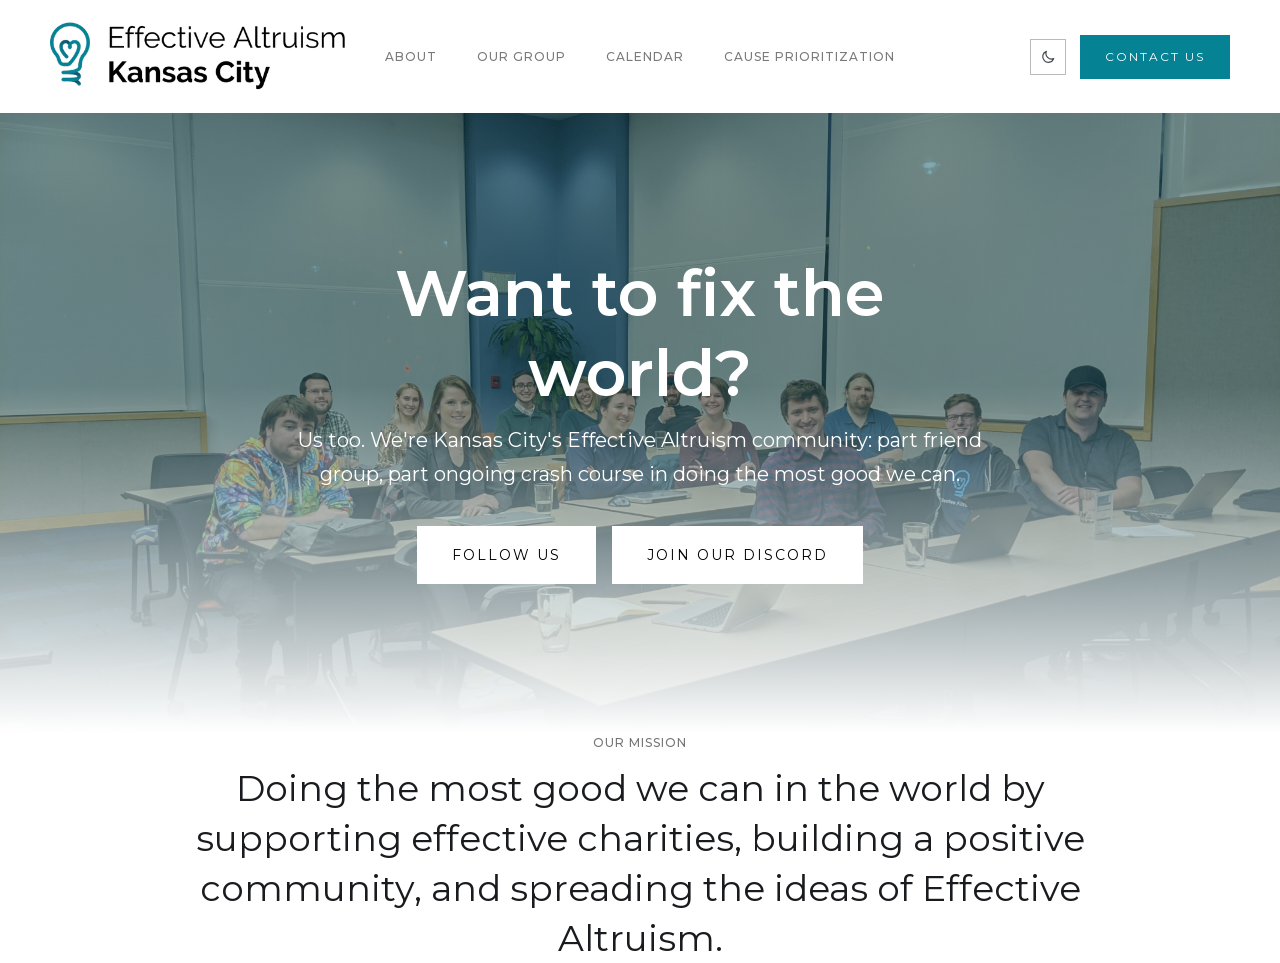
<file: index.html>
<!DOCTYPE html>
<!--  This site was created in Webflow. http://www.webflow.com  -->
<!--  Last Published: Wed Jul 08 2020 00:49:56 GMT+0000 (Coordinated Universal Time)  -->
<html data-wf-page="5efc24c0192ece7bf5b086d4" data-wf-site="5efc24bf9747b84440709797">
<head>
  <meta charset="utf-8">
  <title>Effective Altruism Kansas City | Doing the Most Good, Together</title>
  <meta content="Effective Altruism Kansas City (EA KC) is a friendly KC-metro community learning how to do the most good. Join us for meetups, socials, and big ideas." name="description">
  <meta content="Effective Altruism Kansas City | Doing the Most Good, Together" property="og:title">
  <meta content="Effective Altruism Kansas City (EA KC) is a friendly KC-metro community learning how to do the most good. Join us for meetups, socials, and big ideas." property="og:description">
  <meta content="https://www.eakansascity.org/images/eakc_group.jpg" property="og:image">
  <meta content="Effective Altruism Kansas City | Doing the Most Good, Together" property="twitter:title">
  <meta content="Effective Altruism Kansas City (EA KC) is a friendly KC-metro community learning how to do the most good. Join us for meetups, socials, and big ideas." property="twitter:description">
  <meta content="https://www.eakansascity.org/images/eakc_group.jpg" property="twitter:image">
  <meta property="og:type" content="website">
  <meta content="summary_large_image" name="twitter:card">
  <meta content="width=device-width, initial-scale=1" name="viewport">
  <meta content="Webflow" name="generator">
  <link href="css/normalize.css" rel="stylesheet" type="text/css">
  <link href="css/webflow.css" rel="stylesheet" type="text/css">
  <link href="css/effective-altruism-kansas-city.webflow.css" rel="stylesheet" type="text/css">
  <link href="css/fonts.css" rel="stylesheet" type="text/css">
  <meta name="theme-color" id="meta-theme" content="#ffffff">
  <link href="css/theme.css?v=5" rel="stylesheet" type="text/css">
  <script type="text/javascript">(function(){var t=null;try{t=localStorage.getItem('eakc-theme')}catch(e){}if(t!=='dark'&&t!=='light')t=matchMedia('(prefers-color-scheme: dark)').matches?'dark':'light';document.documentElement.setAttribute('data-theme',t)})();</script>
  <script type="text/javascript">!function(o,c){var n=c.documentElement,t=" w-mod-";n.className+=t+"js",("ontouchstart"in o||o.DocumentTouch&&c instanceof DocumentTouch)&&(n.className+=t+"touch")}(window,document);</script>
  <link href="https://www.eakansascity.org/" rel="canonical">
  <meta content="https://www.eakansascity.org/" property="og:url">
  <meta content="Effective Altruism Kansas City" property="og:site_name">
  <script type="application/ld+json">
  {
    "@context": "https://schema.org",
    "@type": "Organization",
    "name": "Effective Altruism Kansas City",
    "alternateName": "EA KC",
    "url": "https://www.eakansascity.org/",
    "logo": "https://www.eakansascity.org/images/eakclogosmall.png",
    "image": "https://www.eakansascity.org/images/eakc_group.jpg",
    "email": "info@eakansascity.org",
    "description": "A Kansas City community for learning how to do the most good, using evidence and careful reasoning.",
    "areaServed": {
      "@type": "City",
      "name": "Kansas City",
      "containedInPlace": { "@type": "State", "name": "Missouri" }
    },
    "sameAs": [
      "https://luma.com/kansascityeffectivealtruism",
      "https://discord.gg/HRSdffJ"
    ]
  }
  </script>
  <link href="images/favicon.ico?v=2" rel="icon" type="image/x-icon">
  <link href="images/favicon-192.png" rel="icon" type="image/png" sizes="192x192">
  <link href="images/webclip.png?v=2" rel="apple-touch-icon">
</head>
<body>
  <div data-collapse="medium" data-animation="default" data-duration="400" role="banner" class="navigation w-nav">
    <div class="navigation-wrap"><a aria-current='page' class='logo-link w-nav-brand w--current' href='/'><img src="images/eakclogosmall.png" width="300" srcset="images/eakclogosmall-p-500.png 500w, images/eakclogosmall-p-800.png 800w, images/eakclogosmall-p-1080.png 1080w, images/eakclogosmall-p-1600.png 1600w, images/eakclogosmall.png 1843w" sizes="(max-width: 479px) 205px, (max-width: 991px) 240px, 300px" alt="Effective Altruism Kansas City logo" class="logo-image"></a>
      <div class="menu">
        <nav role="navigation" class="navigation-items w-nav-menu"><a href="/about" class="navigation-item w-nav-link">About</a><a href="/our-group" class="navigation-item w-nav-link">Our group</a><a href="/calendar" class="navigation-item w-nav-link">Calendar</a><a href="/cause-prioritization" class="navigation-item w-nav-link">Cause Prioritization</a></nav>
        <div class="menu-button w-nav-button"><img src="images/menu-icon_1menu-icon.png" width="22" alt="" class="menu-icon"></div>
      </div>
      <div class="nav-actions">
        <button class="theme-toggle" id="theme-toggle" aria-label="Toggle dark mode">
          <svg class="icon-moon" width="16" height="16" viewBox="0 0 24 24" fill="none" aria-hidden="true"><path d="M20.5 14.5A8.5 8.5 0 0 1 9.5 3.5a8.5 8.5 0 1 0 11 11Z" stroke="currentColor" stroke-width="1.8" stroke-linejoin="round"/></svg>
          <svg class="icon-sun" width="16" height="16" viewBox="0 0 24 24" fill="none" aria-hidden="true"><circle cx="12" cy="12" r="4.4" stroke="currentColor" stroke-width="1.8"/><path d="M12 2.5v2.4M12 19.1v2.4M2.5 12h2.4M19.1 12h2.4M5.3 5.3l1.7 1.7M17 17l1.7 1.7M18.7 5.3 17 7M7 17l-1.7 1.7" stroke="currentColor" stroke-width="1.8" stroke-linecap="round"/></svg>
        </button>
        <a href="mailto:info@eakansascity.org?subject=You&#x27;ve%20got%20mail!" class="button cc-contact-us w-inline-block">
          <div>Contact US</div>
        </a>
      </div>
    </div>
  </div>
  <div class="section cc-store-home-wrap">
    <div class="intro-header">
      <div class="gradient-bg">
        <div class="intro-content cc-homepage">
          <div class="intro-text">
            <h1 class="heading-jumbo">Want to fix the world?</h1>
            <div class="paragraph-bigger cc-bigger-white-light">Us too. We&#x27;re Kansas City&#x27;s Effective Altruism community: part friend group, part ongoing crash course in doing the most good we can.<br></div>
          </div>
          <div class="hero-buttons">
            <a href="https://luma.com/kansascityeffectivealtruism" target="_blank" class="button cc-jumbo-button cc-jumbo-white w-inline-block">
              <div>Follow us</div>
            </a>
            <a href="https://discord.gg/HRSdffJ" target="_blank" class="button cc-jumbo-button cc-jumbo-white w-inline-block">
              <div>Join our Discord</div>
            </a>
          </div>
        </div>
      </div>
    </div>
    <div id="homepage-content" class="container">
      <div class="motto-wrap">
        <div class="label cc-light">OUR MISSION</div>
        <div class="heading-jumbo-small">Doing the most good we can in the world by supporting effective charities, building a positive community, and spreading the ideas of Effective Altruism.<br></div>
      </div>
    </div>
  </div>
  <script src="js/jquery-3.4.1.min.js" type="text/javascript" integrity="sha256-CSXorXvZcTkaix6Yvo6HppcZGetbYMGWSFlBw8HfCJo="></script>
  <script src="js/webflow.js" type="text/javascript"></script>
  <script src="js/theme.js" type="text/javascript"></script>
</body>
</html>
</file>
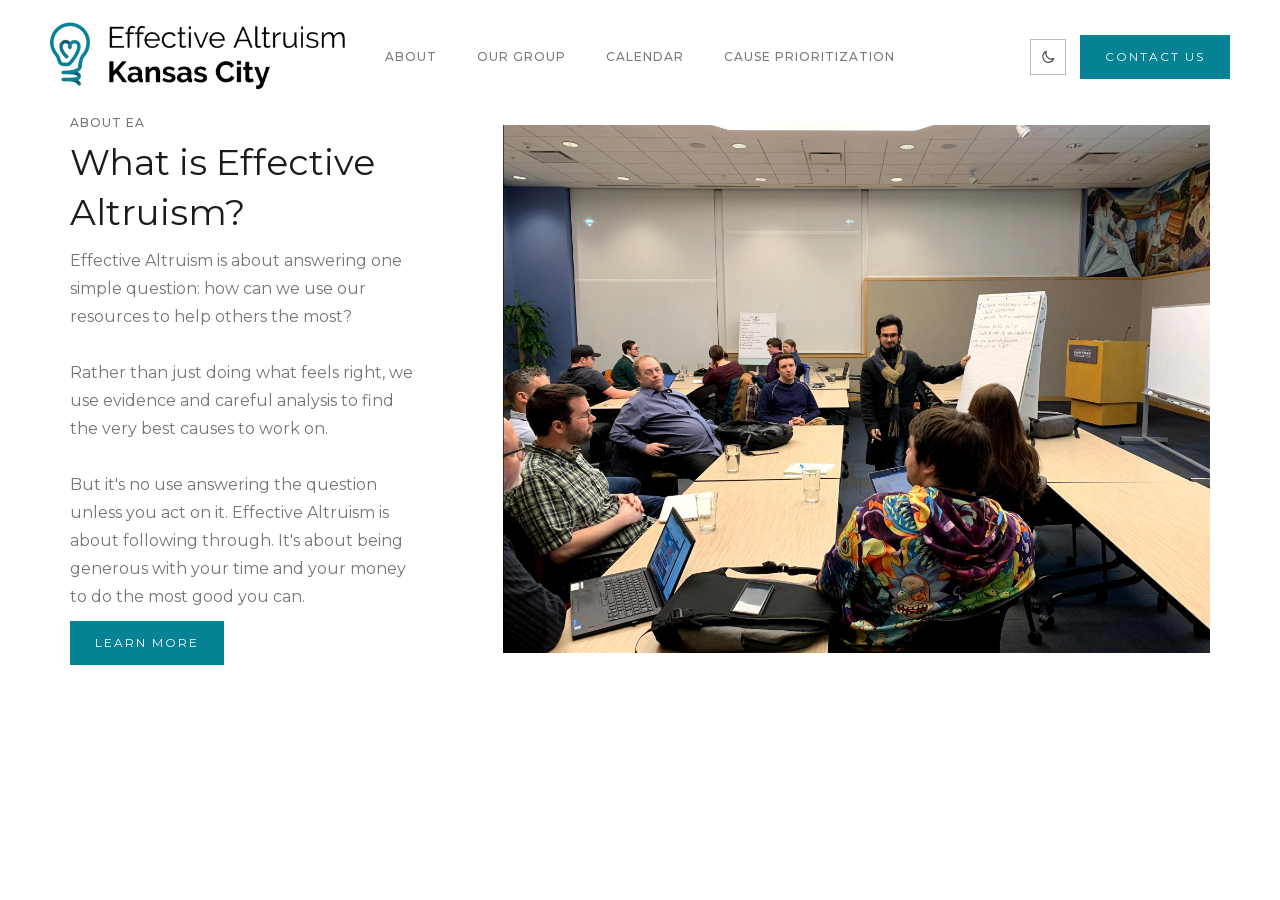
<file: about.html>
<!DOCTYPE html>
<html data-wf-page="5efc24c0192ece7bf5b086d4" data-wf-site="5efc24bf9747b84440709797">
<head>
  <meta charset="utf-8">
  <title>About Effective Altruism | Effective Altruism Kansas City</title>
  <meta content="What Effective Altruism is and how EA Kansas City approaches it: using evidence and careful analysis to find the best causes, then actually following through." name="description">
  <meta content="About Effective Altruism | Effective Altruism Kansas City" property="og:title">
  <meta content="What Effective Altruism is and how EA Kansas City approaches it: using evidence and careful analysis to find the best causes, then actually following through." property="og:description">
  <meta content="About Effective Altruism | Effective Altruism Kansas City" property="twitter:title">
  <meta content="What Effective Altruism is and how EA Kansas City approaches it: using evidence and careful analysis to find the best causes, then actually following through." property="twitter:description">
  <meta content="https://www.eakansascity.org/images/eapresentation.jpg" property="og:image">
  <meta content="https://www.eakansascity.org/images/eapresentation.jpg" name="twitter:image">
  <meta property="og:type" content="website">
  <meta content="summary_large_image" name="twitter:card">
  <meta content="width=device-width, initial-scale=1" name="viewport">
  <link href="css/normalize.css" rel="stylesheet" type="text/css">
  <link href="css/webflow.css" rel="stylesheet" type="text/css">
  <link href="css/effective-altruism-kansas-city.webflow.css" rel="stylesheet" type="text/css">
  <link href="css/fonts.css" rel="stylesheet" type="text/css">
  <meta name="theme-color" id="meta-theme" content="#ffffff">
  <link href="css/theme.css?v=5" rel="stylesheet" type="text/css">
  <script type="text/javascript">(function(){var t=null;try{t=localStorage.getItem('eakc-theme')}catch(e){}if(t!=='dark'&&t!=='light')t=matchMedia('(prefers-color-scheme: dark)').matches?'dark':'light';document.documentElement.setAttribute('data-theme',t)})();</script>
  <script type="text/javascript">!function(o,c){var n=c.documentElement,t=" w-mod-";n.className+=t+"js",("ontouchstart"in o||o.DocumentTouch&&c instanceof DocumentTouch)&&(n.className+=t+"touch")}(window,document);</script>
  <link href="https://www.eakansascity.org/about" rel="canonical">
  <meta content="https://www.eakansascity.org/about" property="og:url">
  <link href="images/favicon.ico?v=2" rel="icon" type="image/x-icon">
  <link href="images/favicon-192.png" rel="icon" type="image/png" sizes="192x192">
  <link href="images/webclip.png?v=2" rel="apple-touch-icon">
</head>
<body>
  <div data-collapse="medium" data-animation="default" data-duration="400" role="banner" class="navigation w-nav">
    <div class="navigation-wrap"><a class='logo-link w-nav-brand' href='/'><img src="images/eakclogosmall.png" width="300" srcset="images/eakclogosmall-p-500.png 500w, images/eakclogosmall-p-800.png 800w, images/eakclogosmall-p-1080.png 1080w, images/eakclogosmall-p-1600.png 1600w, images/eakclogosmall.png 1843w" sizes="(max-width: 479px) 205px, (max-width: 991px) 240px, 300px" alt="Effective Altruism Kansas City logo" class="logo-image"></a>
      <div class="menu">
        <nav role="navigation" class="navigation-items w-nav-menu"><a aria-current='page' href="/about" class="navigation-item w-nav-link w--current">About</a><a href="/our-group" class="navigation-item w-nav-link">Our group</a><a href="/calendar" class="navigation-item w-nav-link">Calendar</a><a href="/cause-prioritization" class="navigation-item w-nav-link">Cause Prioritization</a></nav>
        <div class="menu-button w-nav-button"><img src="images/menu-icon_1menu-icon.png" width="22" alt="" class="menu-icon"></div>
      </div>
      <div class="nav-actions">
        <button class="theme-toggle" id="theme-toggle" aria-label="Toggle dark mode">
          <svg class="icon-moon" width="16" height="16" viewBox="0 0 24 24" fill="none" aria-hidden="true"><path d="M20.5 14.5A8.5 8.5 0 0 1 9.5 3.5a8.5 8.5 0 1 0 11 11Z" stroke="currentColor" stroke-width="1.8" stroke-linejoin="round"/></svg>
          <svg class="icon-sun" width="16" height="16" viewBox="0 0 24 24" fill="none" aria-hidden="true"><circle cx="12" cy="12" r="4.4" stroke="currentColor" stroke-width="1.8"/><path d="M12 2.5v2.4M12 19.1v2.4M2.5 12h2.4M19.1 12h2.4M5.3 5.3l1.7 1.7M17 17l1.7 1.7M18.7 5.3 17 7M7 17l-1.7 1.7" stroke="currentColor" stroke-width="1.8" stroke-linecap="round"/></svg>
        </button>
        <a href="mailto:info@eakansascity.org?subject=You&#x27;ve%20got%20mail!" class="button cc-contact-us w-inline-block">
          <div>Contact US</div>
        </a>
      </div>
    </div>
  </div>
  <div class="section">
    <div class="container">
      <div class="home-content-wrap">
        <div class="w-layout-grid about-grid">
          <div id="w-node-76c147234d34-f5b086d4">
            <div class="home-section-wrap">
              <div class="label cc-light">About ea</div>
              <h2 class="section-heading">What is Effective Altruism?</h2>
              <p class="paragraph-light">Effective Altruism is about answering one simple question: how can we use our resources to help others the most?<br><br>Rather than just doing what feels right, we use evidence and careful analysis to find the very best causes to work on.<br><br>But it&#x27;s no use answering the question unless you act on it. Effective Altruism is about following through. It&#x27;s about being generous with your time and your money to do the most good you can.</p>
            </div>
            <a href="https://www.effectivealtruism.org/" target="_blank" class="button w-inline-block">
              <div>Learn More</div>
            </a>
          </div><img src="images/eapresentation.jpg" srcset="images/eapresentation-p-500.jpeg 500w, images/eapresentation-p-1080.jpeg 1080w, images/eapresentation.jpg 1337w" sizes="(max-width: 479px) 100vw, (max-width: 767px) 96vw, 100vw" id="w-node-76c147234d3f-f5b086d4" alt="Effective Altruism Kansas City members at a discussion meetup"></div>
      </div>
    </div>
  </div>
  <script src="js/jquery-3.4.1.min.js" type="text/javascript" integrity="sha256-CSXorXvZcTkaix6Yvo6HppcZGetbYMGWSFlBw8HfCJo="></script>
  <script src="js/webflow.js" type="text/javascript"></script>
  <script src="js/theme.js" type="text/javascript"></script>
</body>
</html>
</file>
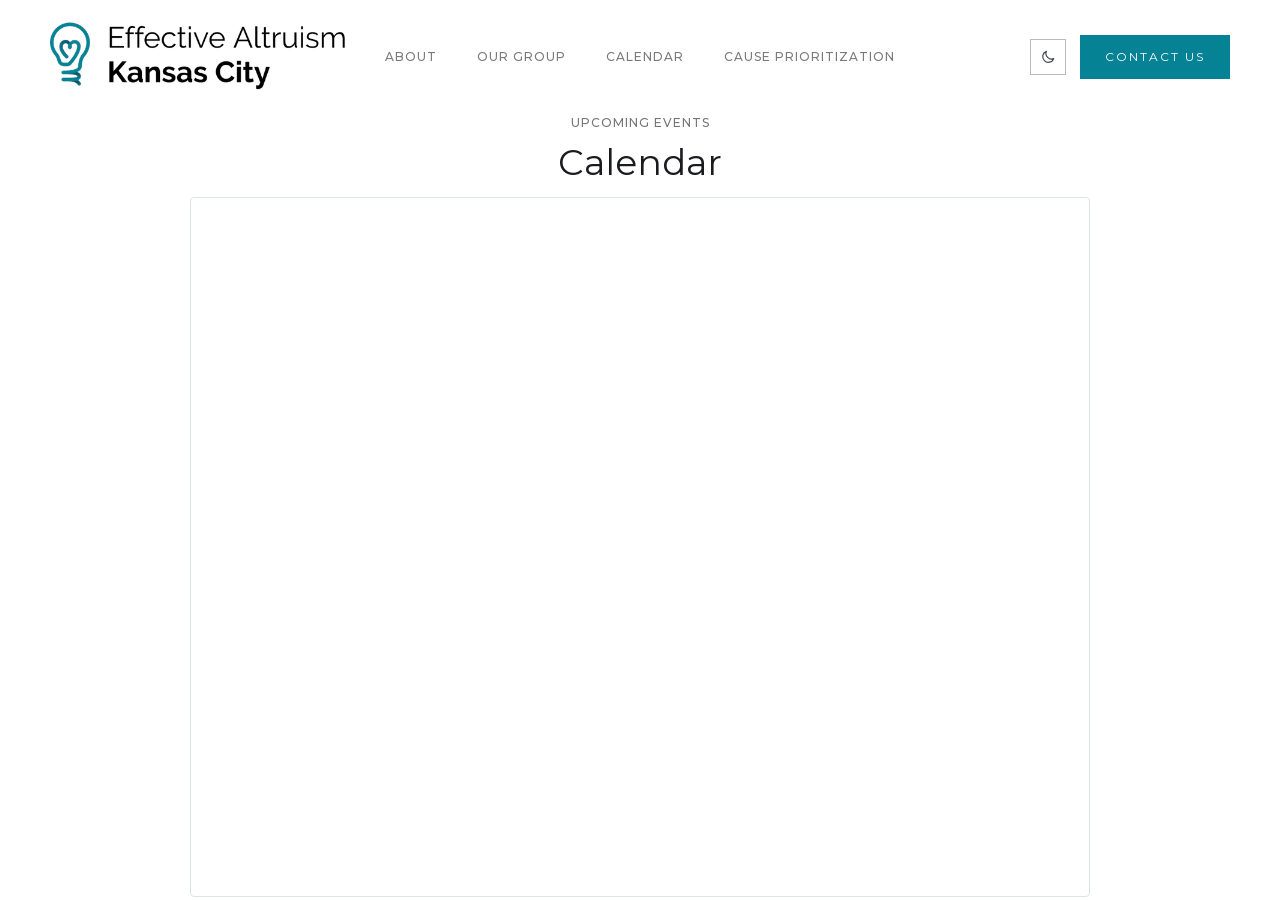
<file: calendar.html>
<!DOCTYPE html>
<html data-wf-page="5efc24c0192ece7bf5b086d4" data-wf-site="5efc24bf9747b84440709797">
<head>
  <meta charset="utf-8">
  <title>Events Calendar | Effective Altruism Kansas City</title>
  <meta content="Upcoming Effective Altruism Kansas City meetups: discussions, socials, coworking, and our book club. RSVP free on Luma." name="description">
  <meta content="Events Calendar | Effective Altruism Kansas City" property="og:title">
  <meta content="Upcoming Effective Altruism Kansas City meetups: discussions, socials, coworking, and our book club. RSVP free on Luma." property="og:description">
  <meta content="Events Calendar | Effective Altruism Kansas City" property="twitter:title">
  <meta property="og:type" content="website">
  <meta content="summary_large_image" name="twitter:card">
  <meta content="width=device-width, initial-scale=1" name="viewport">
  <link href="css/normalize.css" rel="stylesheet" type="text/css">
  <link href="css/webflow.css" rel="stylesheet" type="text/css">
  <link href="css/effective-altruism-kansas-city.webflow.css" rel="stylesheet" type="text/css">
  <link href="css/fonts.css" rel="stylesheet" type="text/css">
  <meta name="theme-color" id="meta-theme" content="#ffffff">
  <link href="css/theme.css?v=5" rel="stylesheet" type="text/css">
  <script type="text/javascript">(function(){var t=null;try{t=localStorage.getItem('eakc-theme')}catch(e){}if(t!=='dark'&&t!=='light')t=matchMedia('(prefers-color-scheme: dark)').matches?'dark':'light';document.documentElement.setAttribute('data-theme',t)})();</script>
  <script type="text/javascript">!function(o,c){var n=c.documentElement,t=" w-mod-";n.className+=t+"js",("ontouchstart"in o||o.DocumentTouch&&c instanceof DocumentTouch)&&(n.className+=t+"touch")}(window,document);</script>
  <link href="https://www.eakansascity.org/calendar" rel="canonical">
  <meta content="https://www.eakansascity.org/calendar" property="og:url">
  <link href="images/favicon.ico?v=2" rel="icon" type="image/x-icon">
  <link href="images/favicon-192.png" rel="icon" type="image/png" sizes="192x192">
  <link href="images/webclip.png?v=2" rel="apple-touch-icon">
</head>
<body>
  <div data-collapse="medium" data-animation="default" data-duration="400" role="banner" class="navigation w-nav">
    <div class="navigation-wrap"><a class='logo-link w-nav-brand' href='/'><img src="images/eakclogosmall.png" width="300" srcset="images/eakclogosmall-p-500.png 500w, images/eakclogosmall-p-800.png 800w, images/eakclogosmall-p-1080.png 1080w, images/eakclogosmall-p-1600.png 1600w, images/eakclogosmall.png 1843w" sizes="(max-width: 479px) 205px, (max-width: 991px) 240px, 300px" alt="" class="logo-image"></a>
      <div class="menu">
        <nav role="navigation" class="navigation-items w-nav-menu"><a href="/about" class="navigation-item w-nav-link">About</a><a href="/our-group" class="navigation-item w-nav-link">Our group</a><a aria-current='page' href="/calendar" class="navigation-item w-nav-link w--current">Calendar</a><a href="/cause-prioritization" class="navigation-item w-nav-link">Cause Prioritization</a></nav>
        <div class="menu-button w-nav-button"><img src="images/menu-icon_1menu-icon.png" width="22" alt="" class="menu-icon"></div>
      </div>
      <div class="nav-actions">
        <button class="theme-toggle" id="theme-toggle" aria-label="Toggle dark mode">
          <svg class="icon-moon" width="16" height="16" viewBox="0 0 24 24" fill="none" aria-hidden="true"><path d="M20.5 14.5A8.5 8.5 0 0 1 9.5 3.5a8.5 8.5 0 1 0 11 11Z" stroke="currentColor" stroke-width="1.8" stroke-linejoin="round"/></svg>
          <svg class="icon-sun" width="16" height="16" viewBox="0 0 24 24" fill="none" aria-hidden="true"><circle cx="12" cy="12" r="4.4" stroke="currentColor" stroke-width="1.8"/><path d="M12 2.5v2.4M12 19.1v2.4M2.5 12h2.4M19.1 12h2.4M5.3 5.3l1.7 1.7M17 17l1.7 1.7M18.7 5.3 17 7M7 17l-1.7 1.7" stroke="currentColor" stroke-width="1.8" stroke-linecap="round"/></svg>
        </button>
        <a href="mailto:info@eakansascity.org?subject=You&#x27;ve%20got%20mail!" class="button cc-contact-us w-inline-block">
          <div>Contact US</div>
        </a>
      </div>
    </div>
  </div>
  <div class="section">
    <div class="container">
      <div class="home-section-wrap" style="text-align: center;">
        <div class="label cc-light">Upcoming events</div>
        <h2 class="section-heading">Calendar</h2>
      </div>
      <div style="display: flex; justify-content: center;">
        <iframe
          id="luma-cal"
          src="https://luma.com/embed/calendar/cal-fBh86BiGcw6yiHW/events?lt=light"
          width="600"
          height="700"
          frameborder="0"
          style="border: 1px solid #bfcbda88; border-radius: 4px; width: 100%; max-width: 900px;"
          allowfullscreen=""
          aria-hidden="false"
          tabindex="0"
        ></iframe>
      </div>
    </div>
  </div>
  <script src="js/jquery-3.4.1.min.js" type="text/javascript" integrity="sha256-CSXorXvZcTkaix6Yvo6HppcZGetbYMGWSFlBw8HfCJo="></script>
  <script src="js/webflow.js" type="text/javascript"></script>
  <script src="js/theme.js" type="text/javascript"></script>
</body>
</html>
</file>
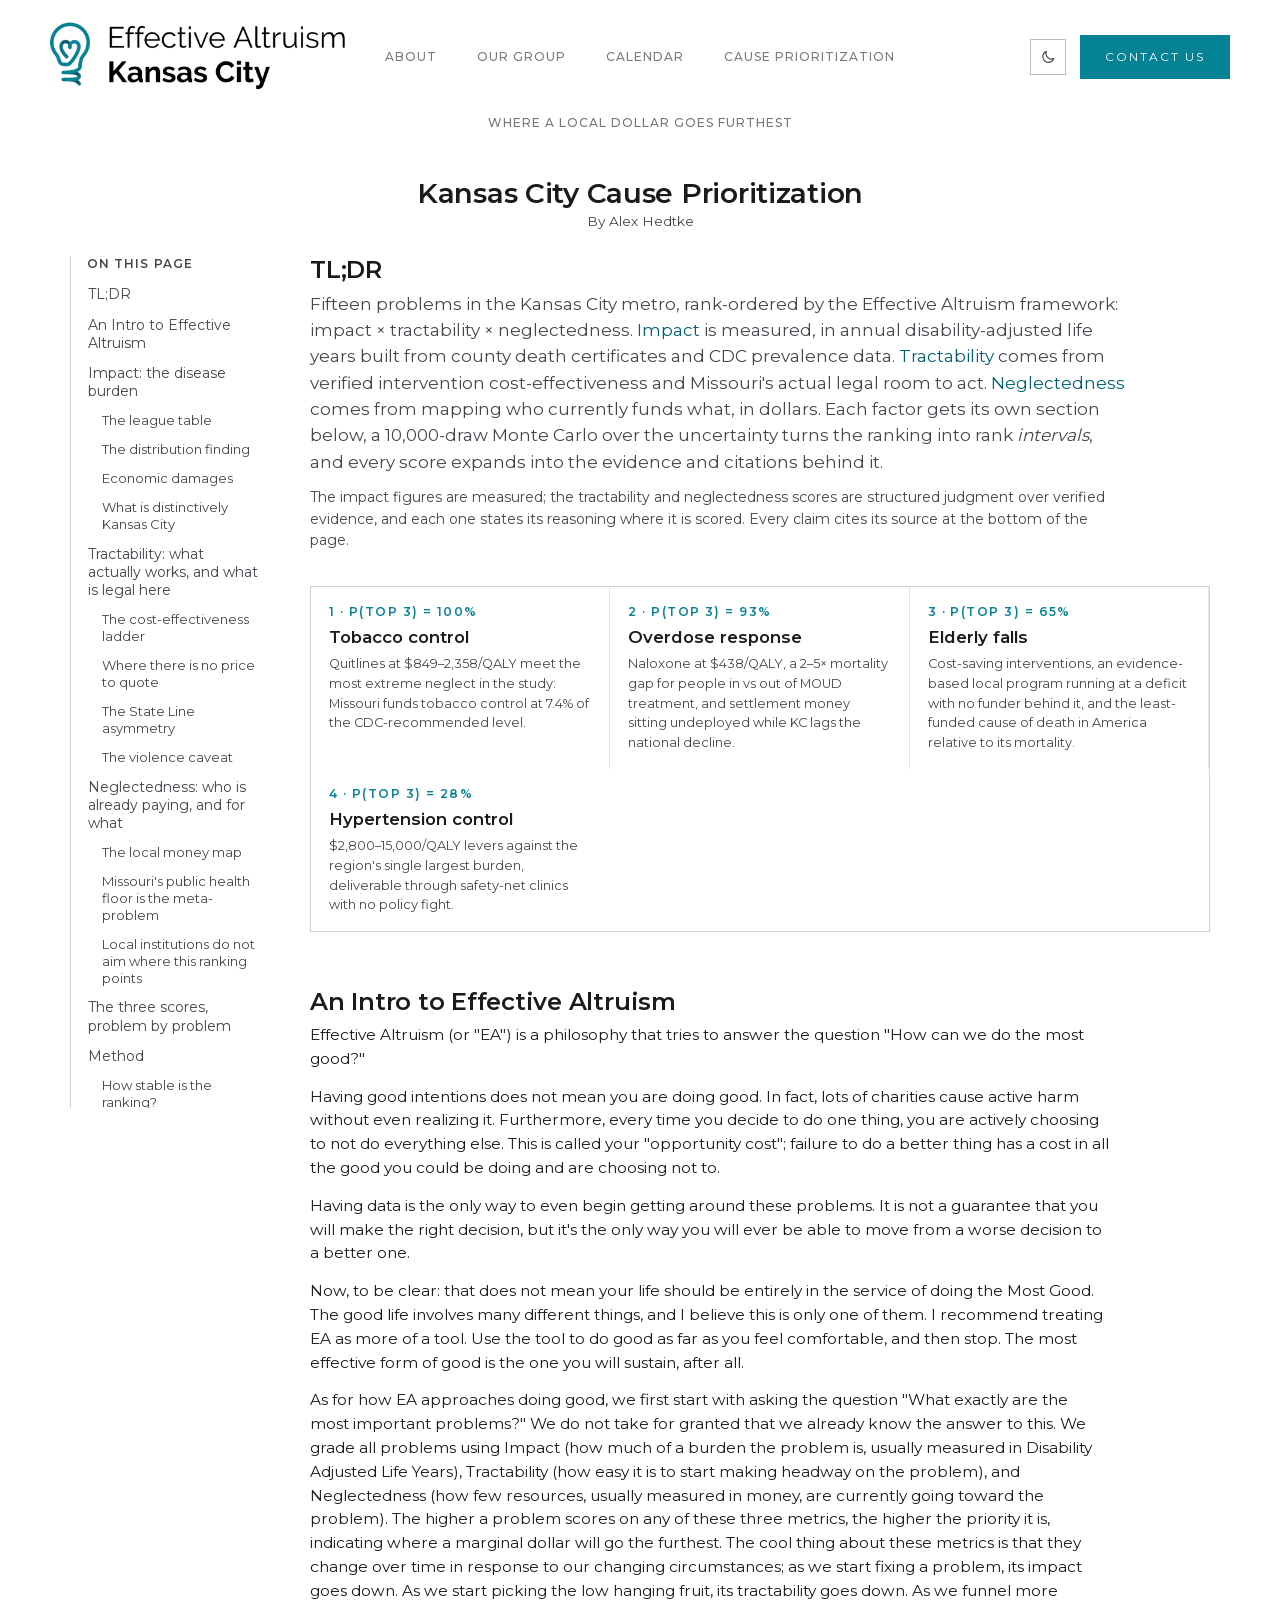
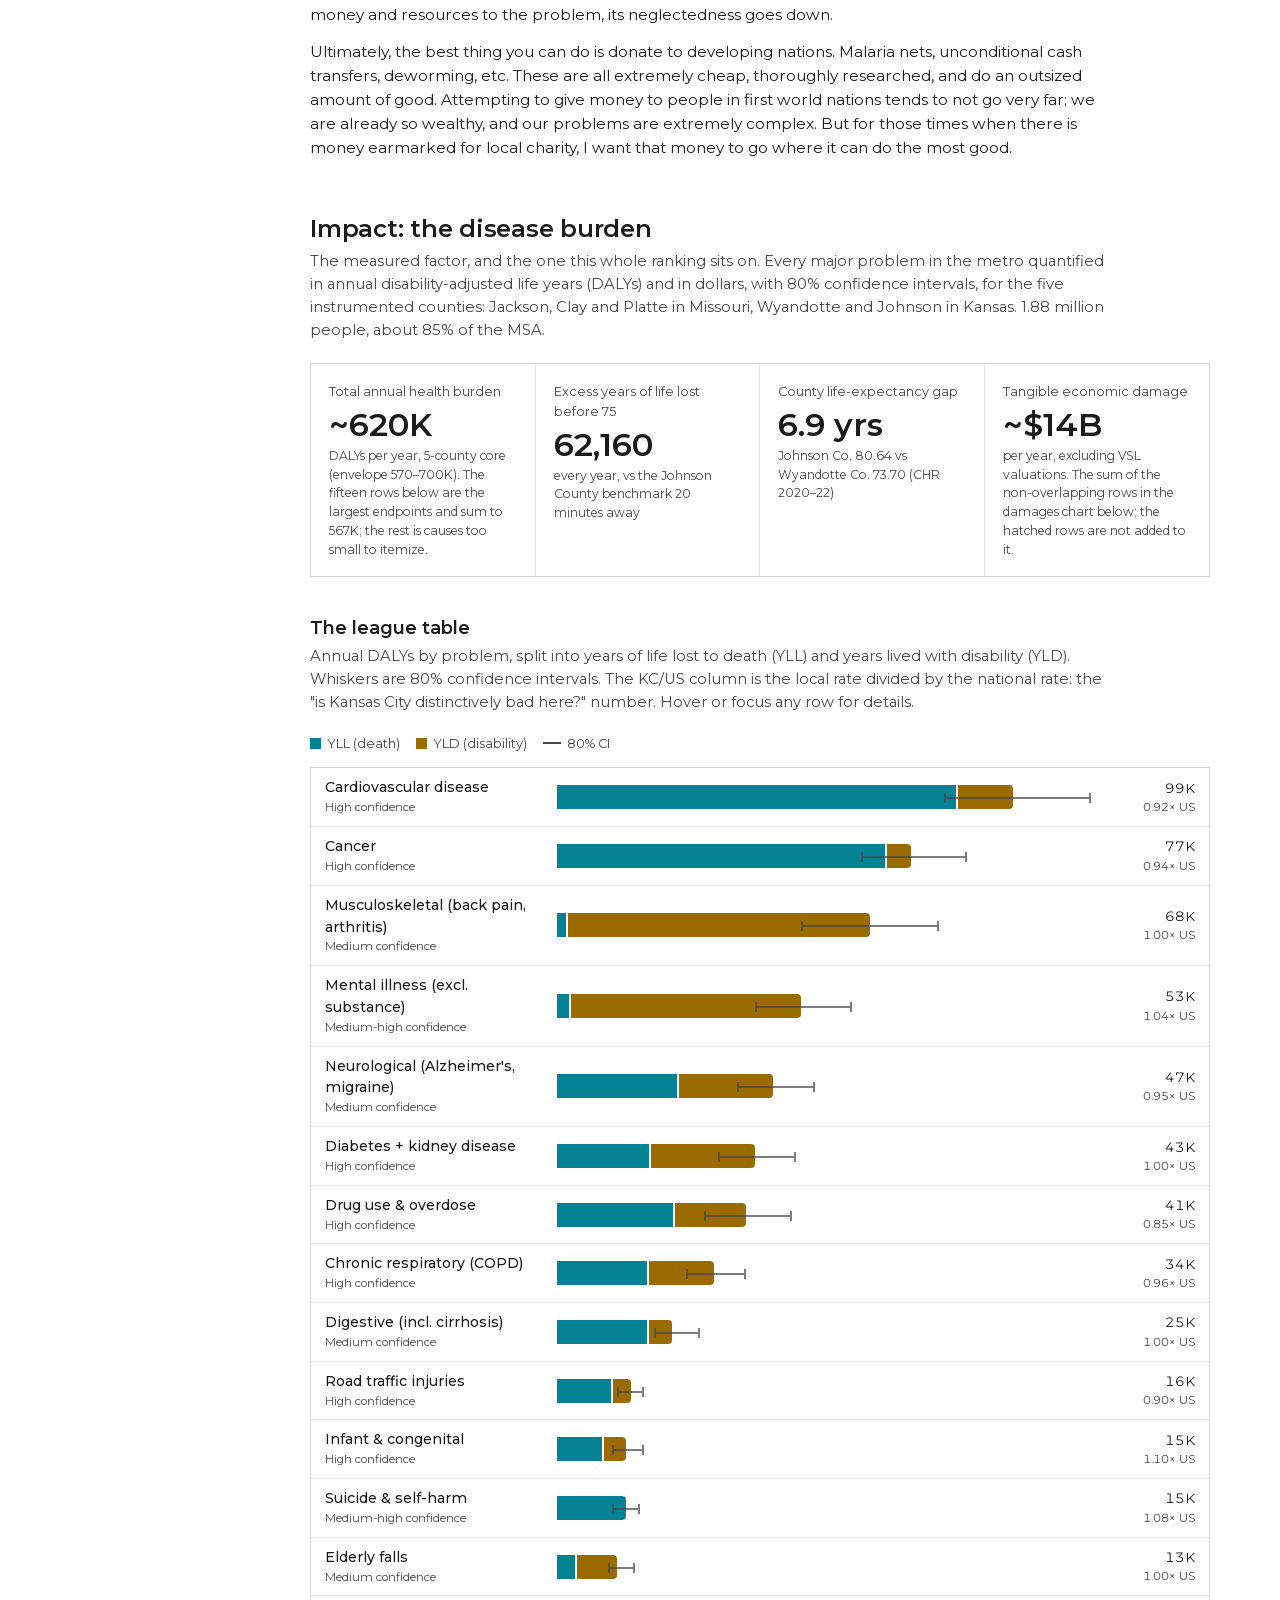
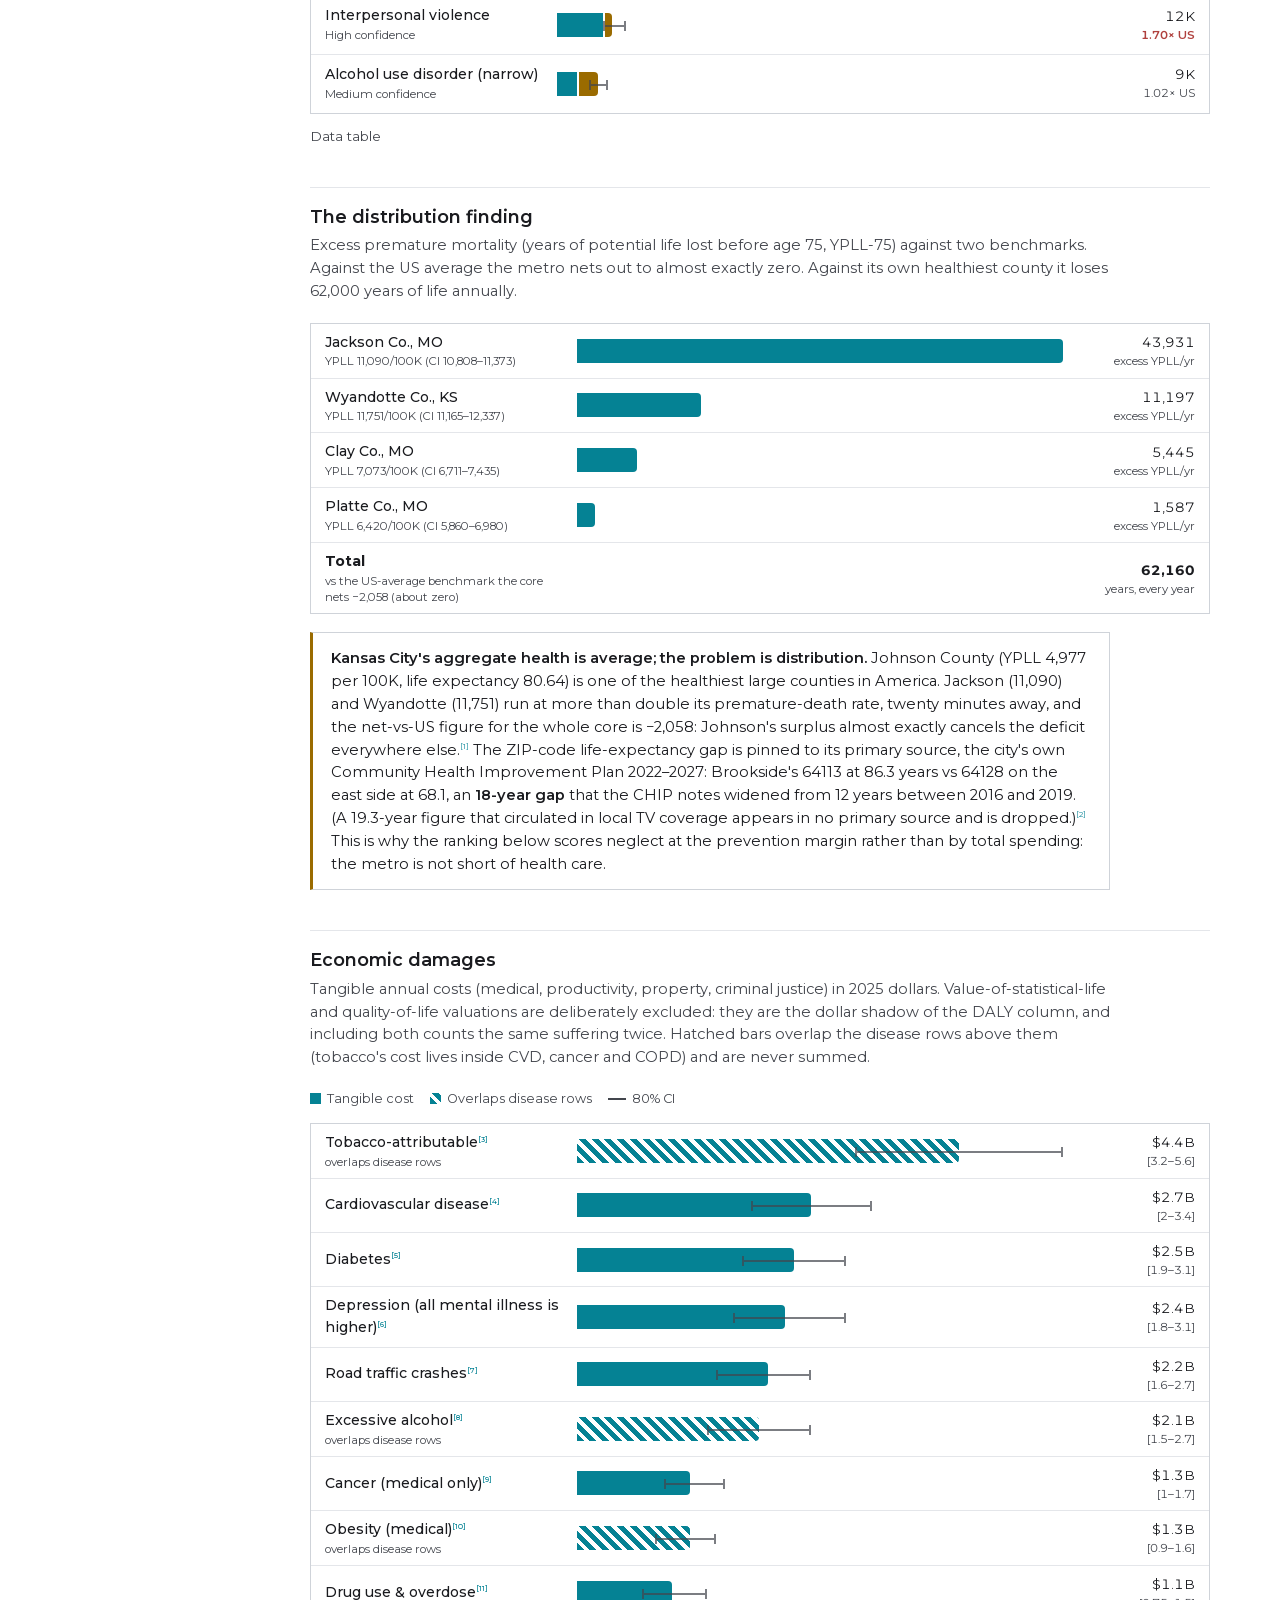
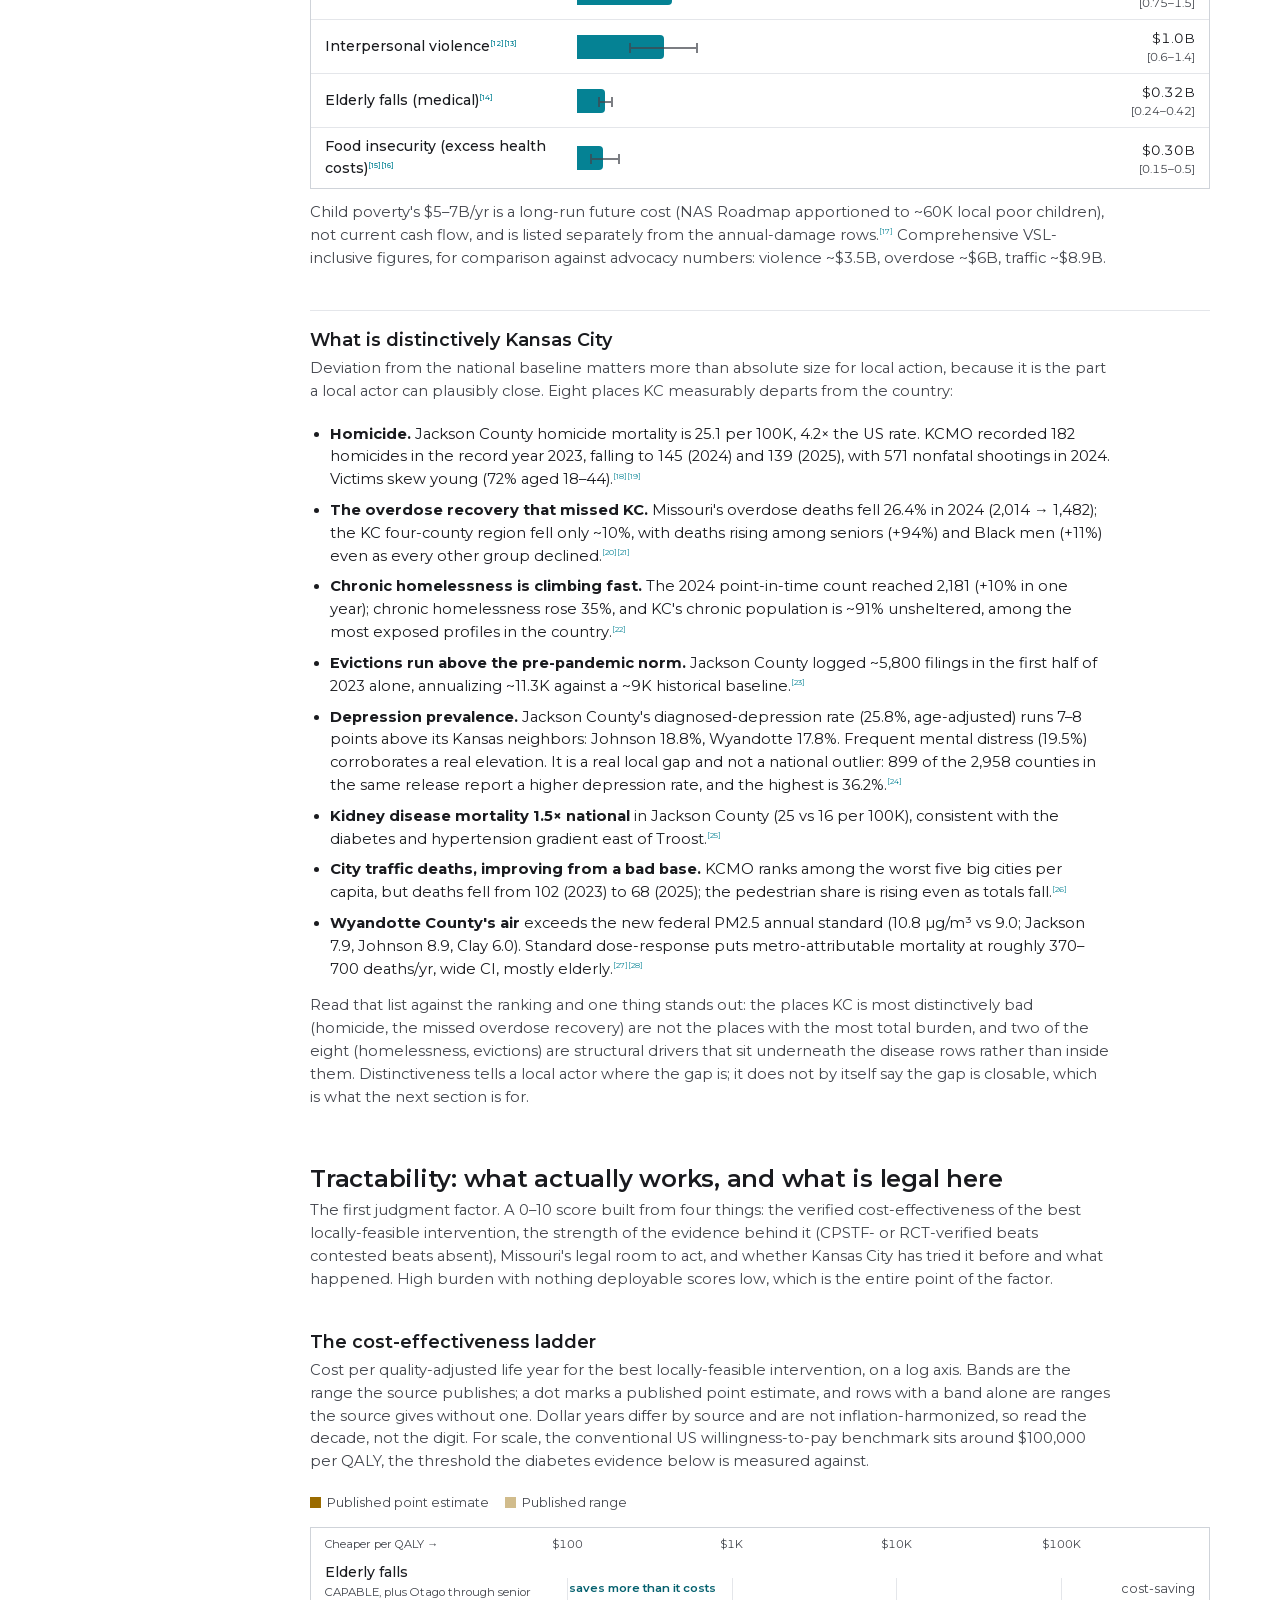
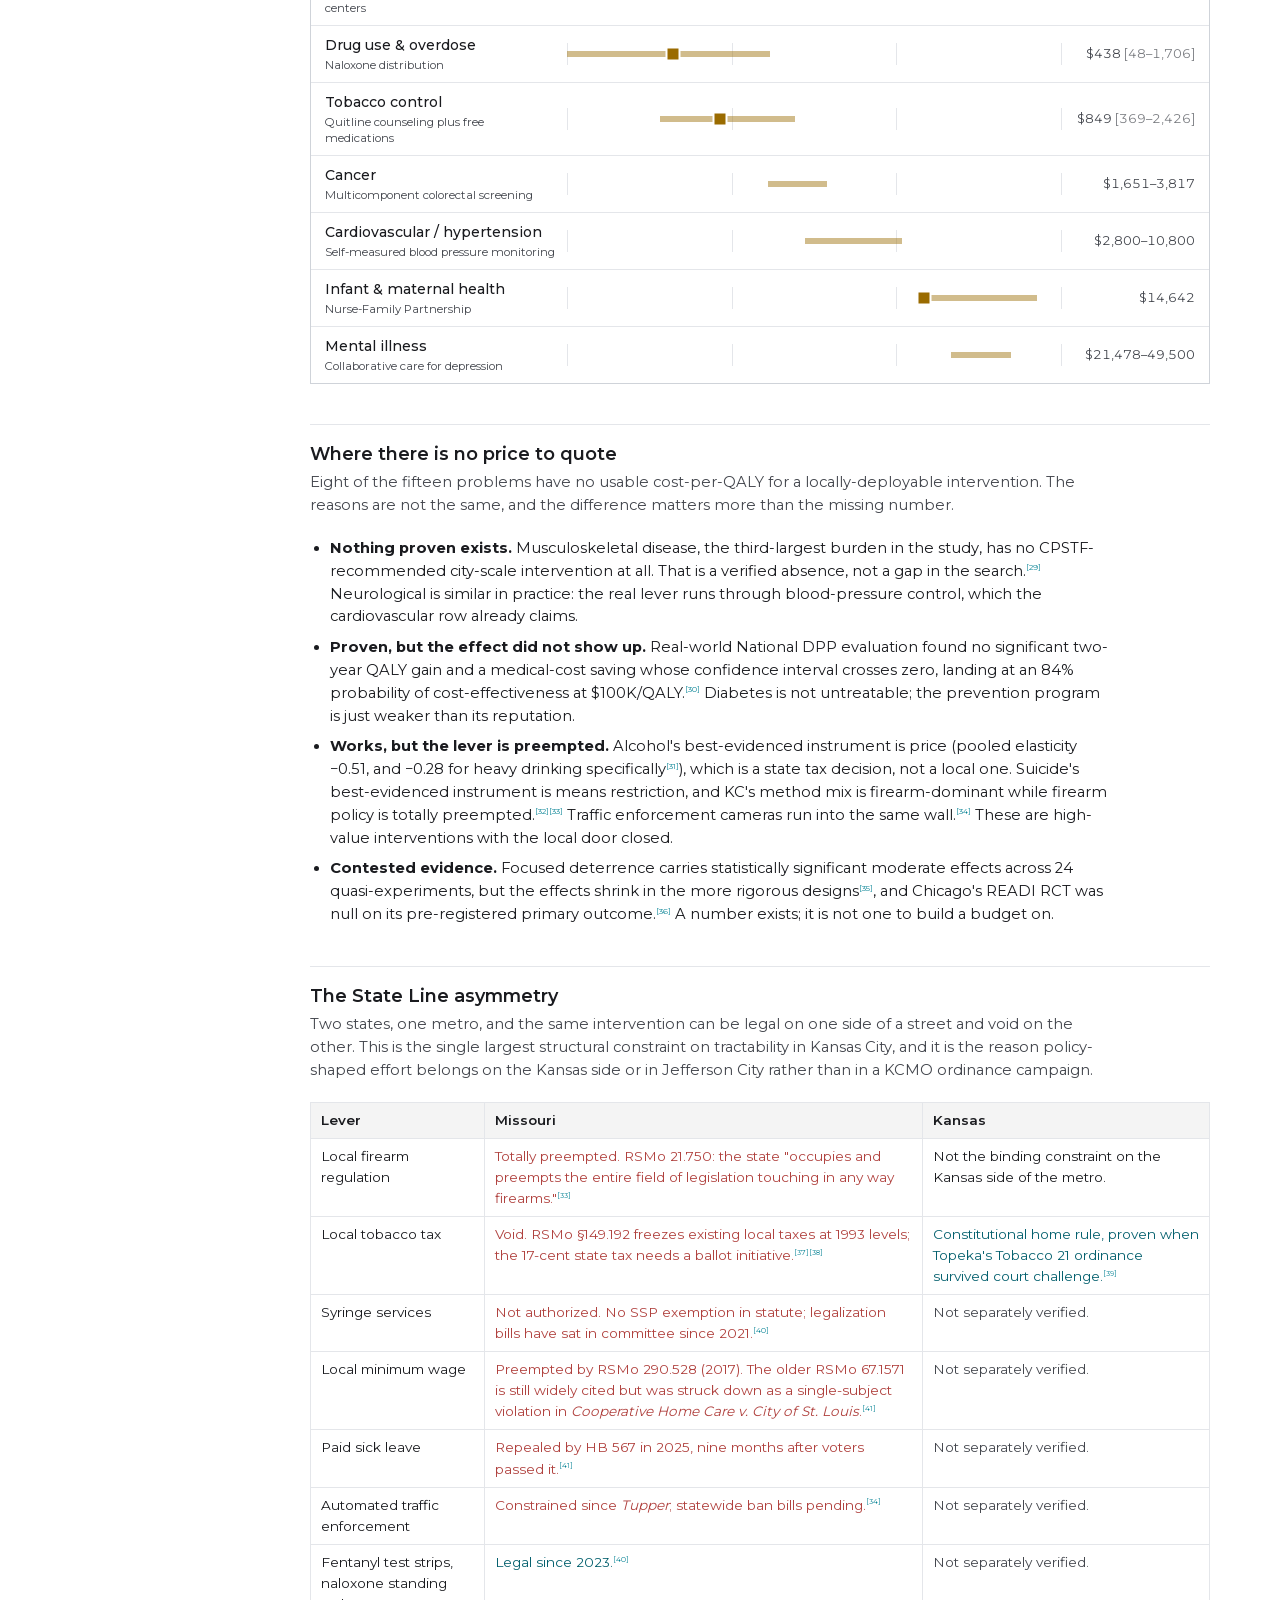
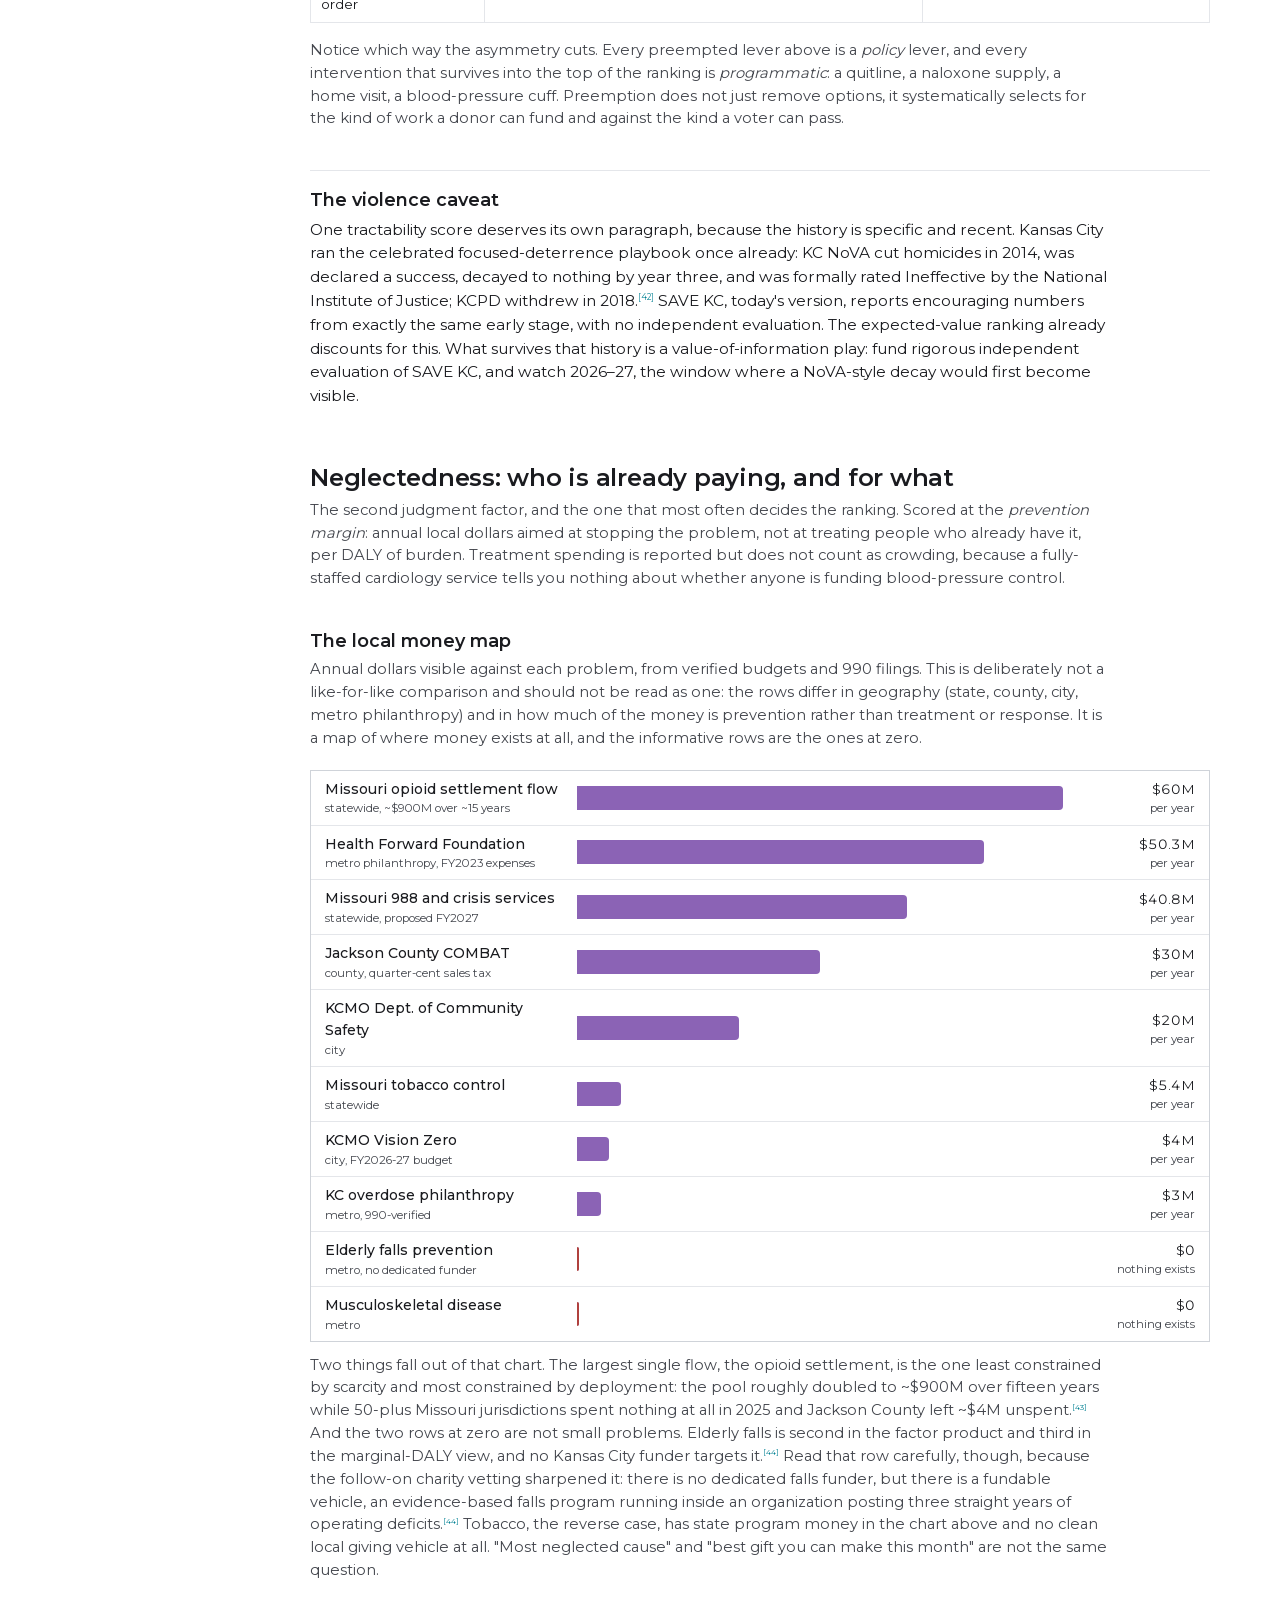
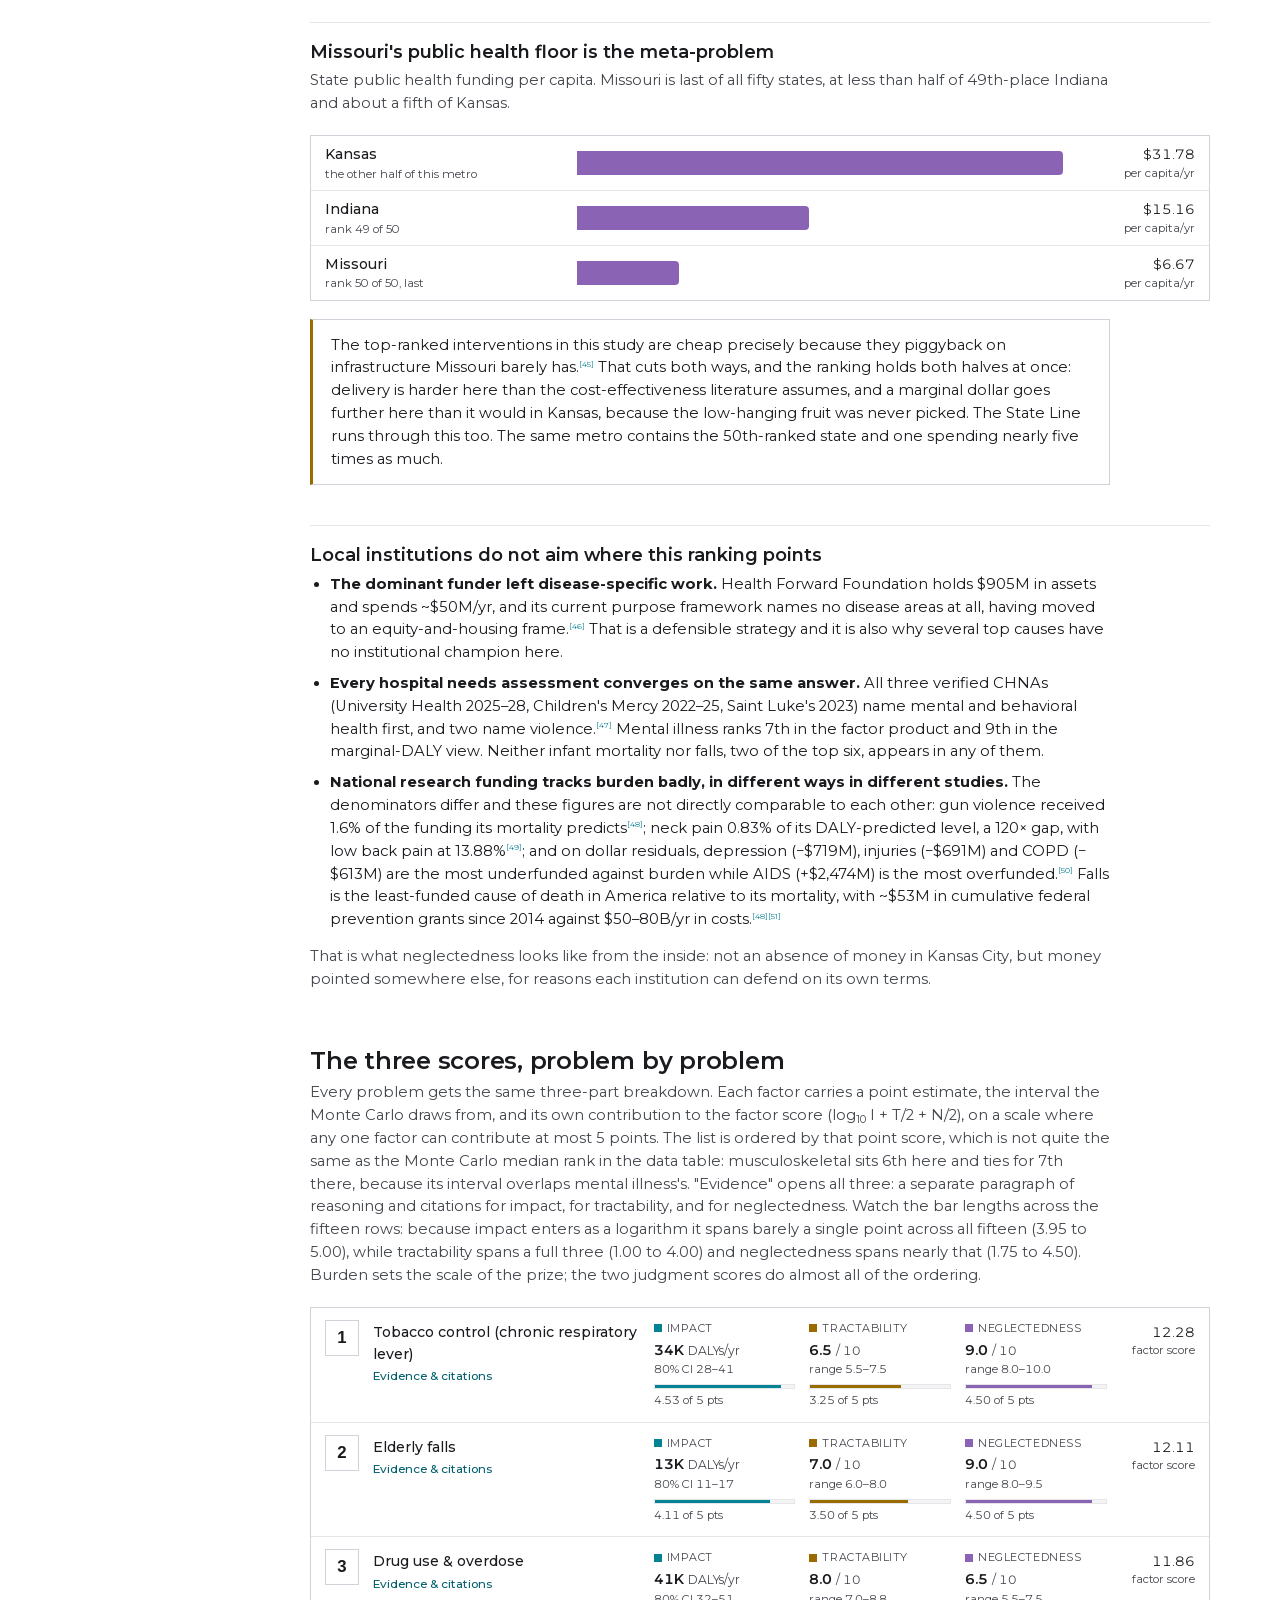
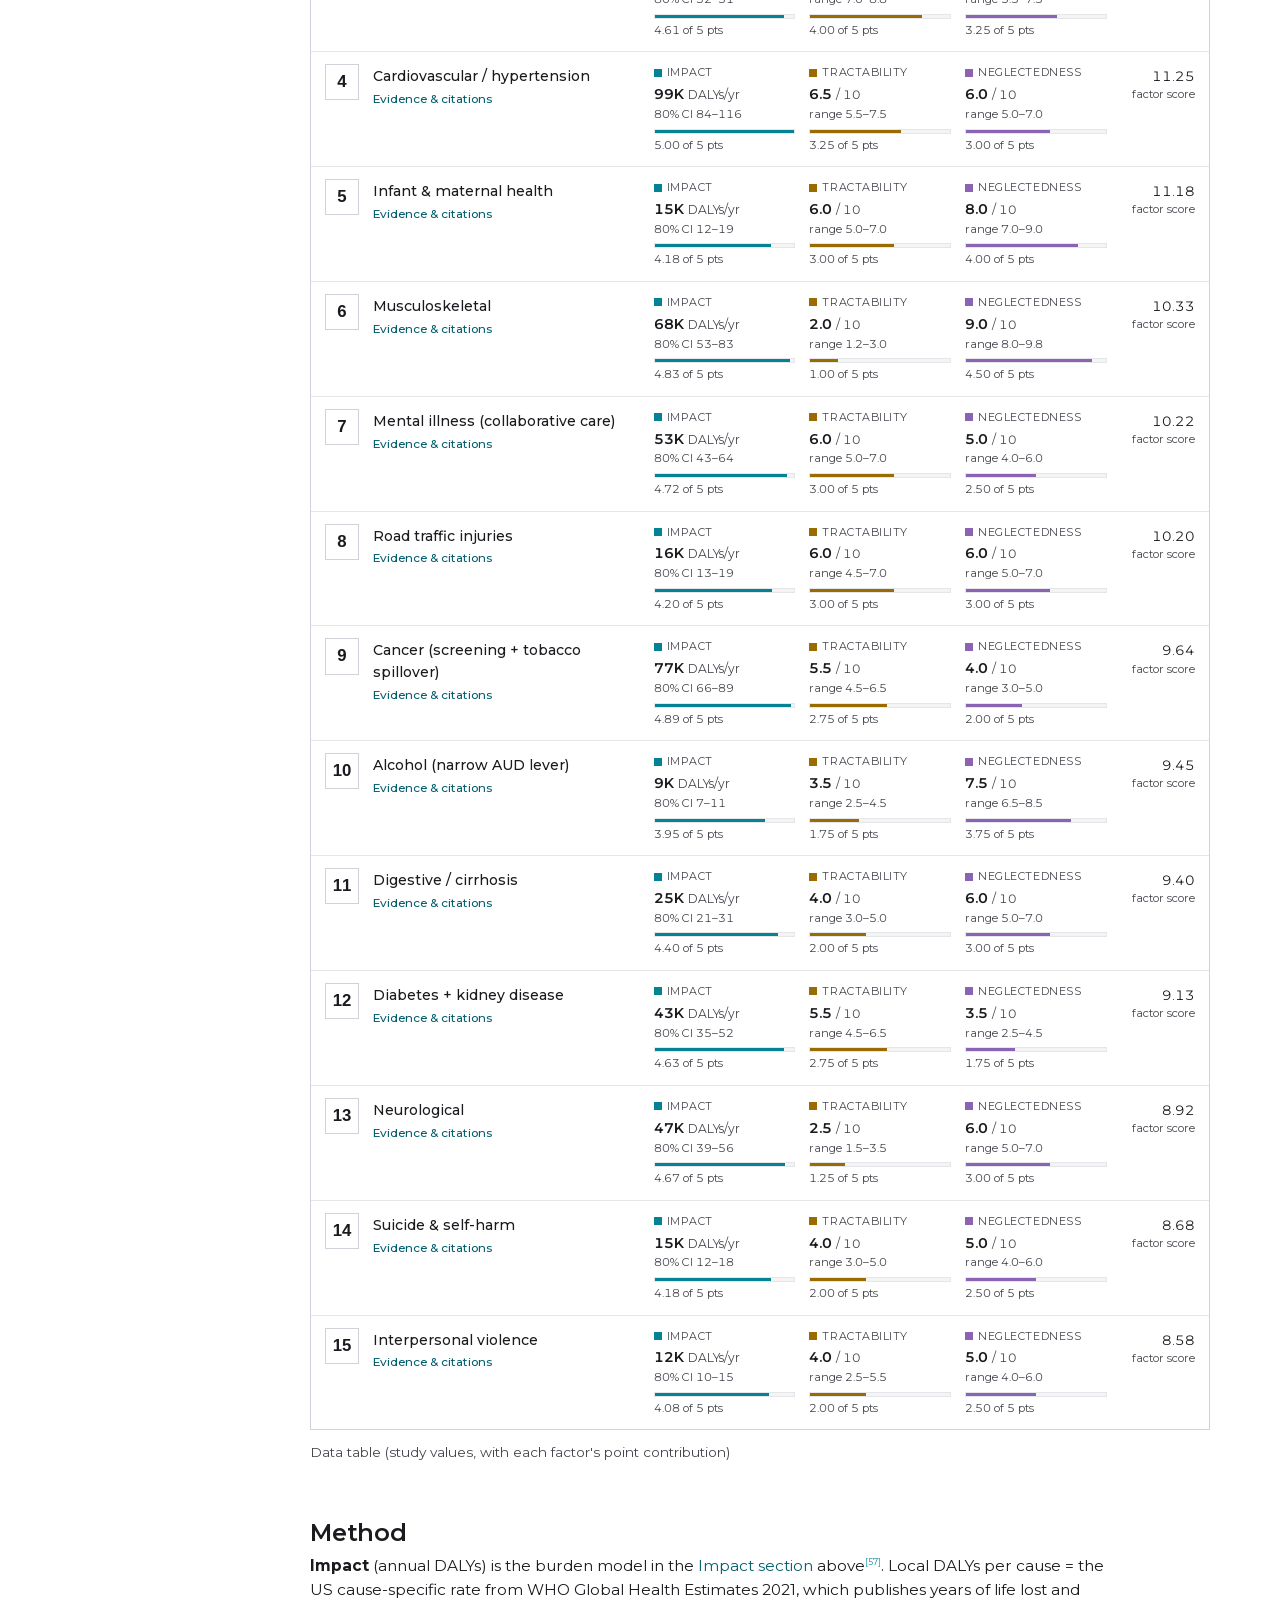
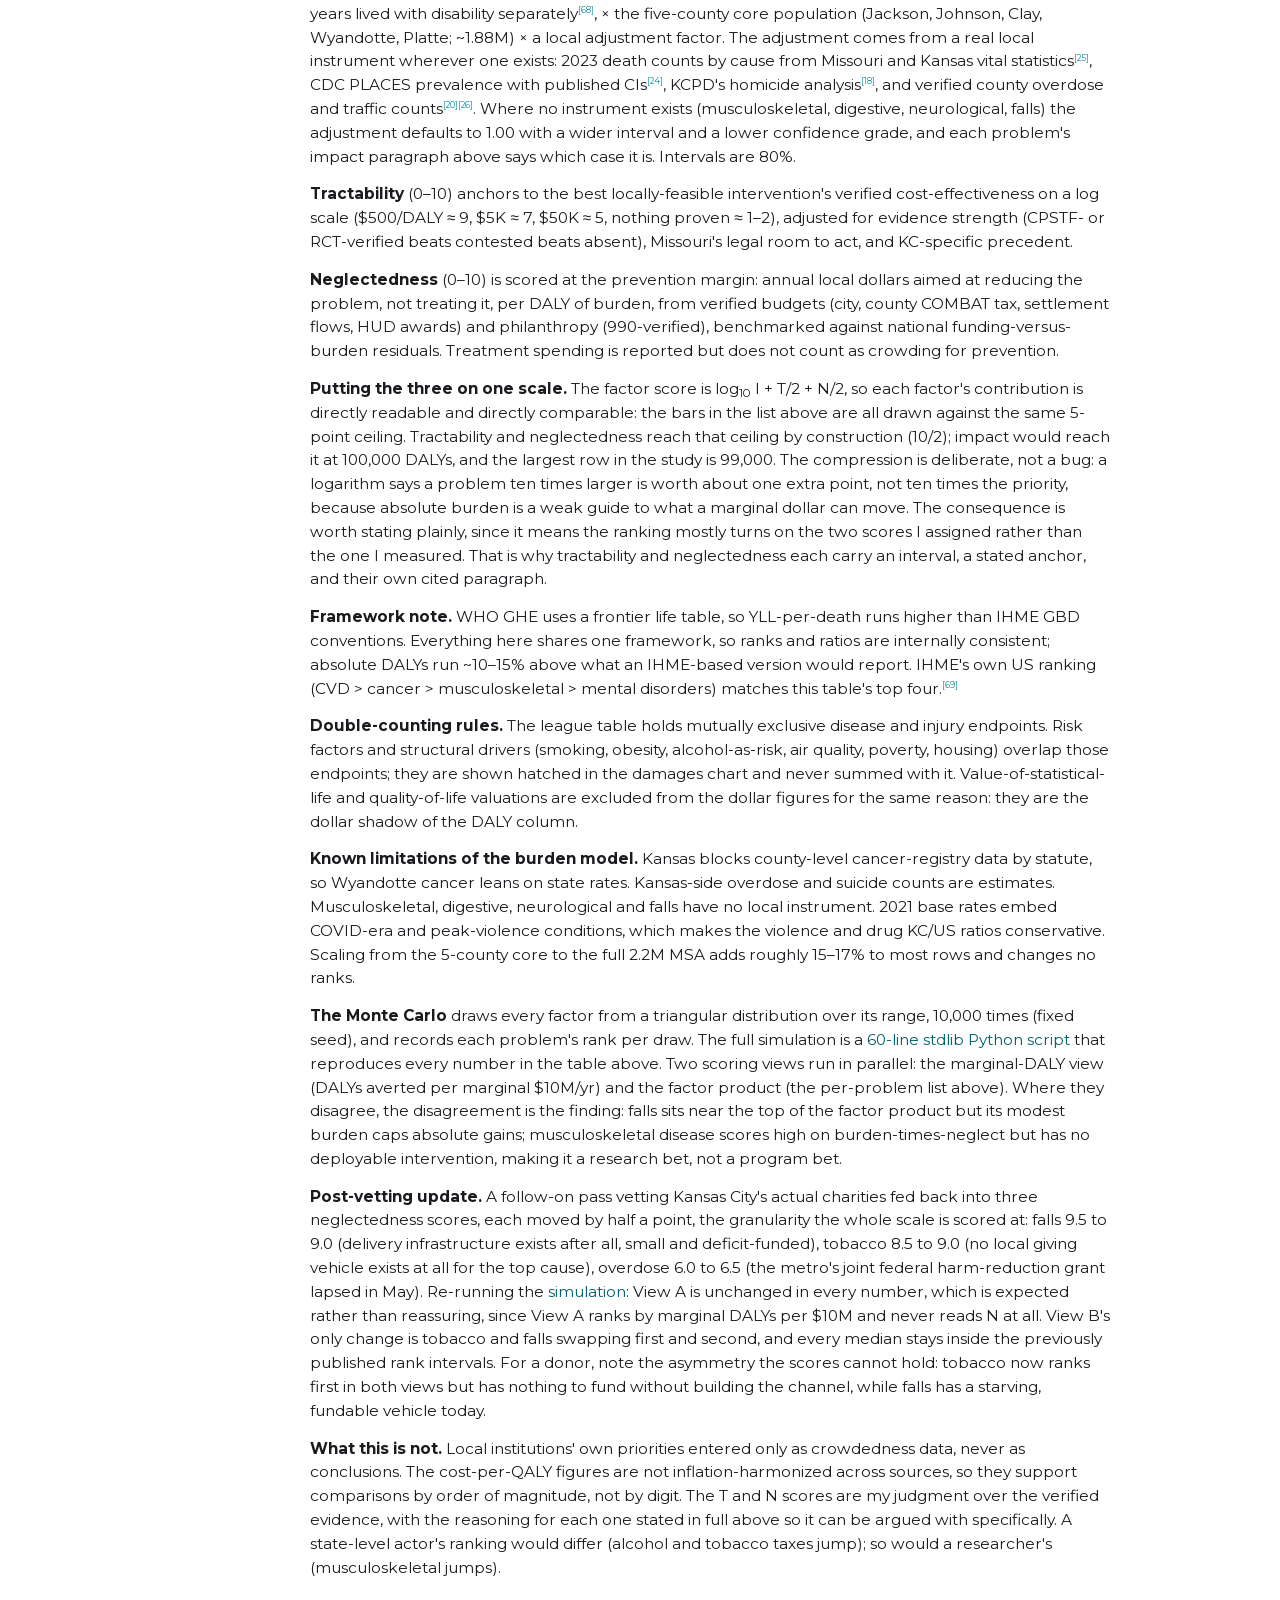
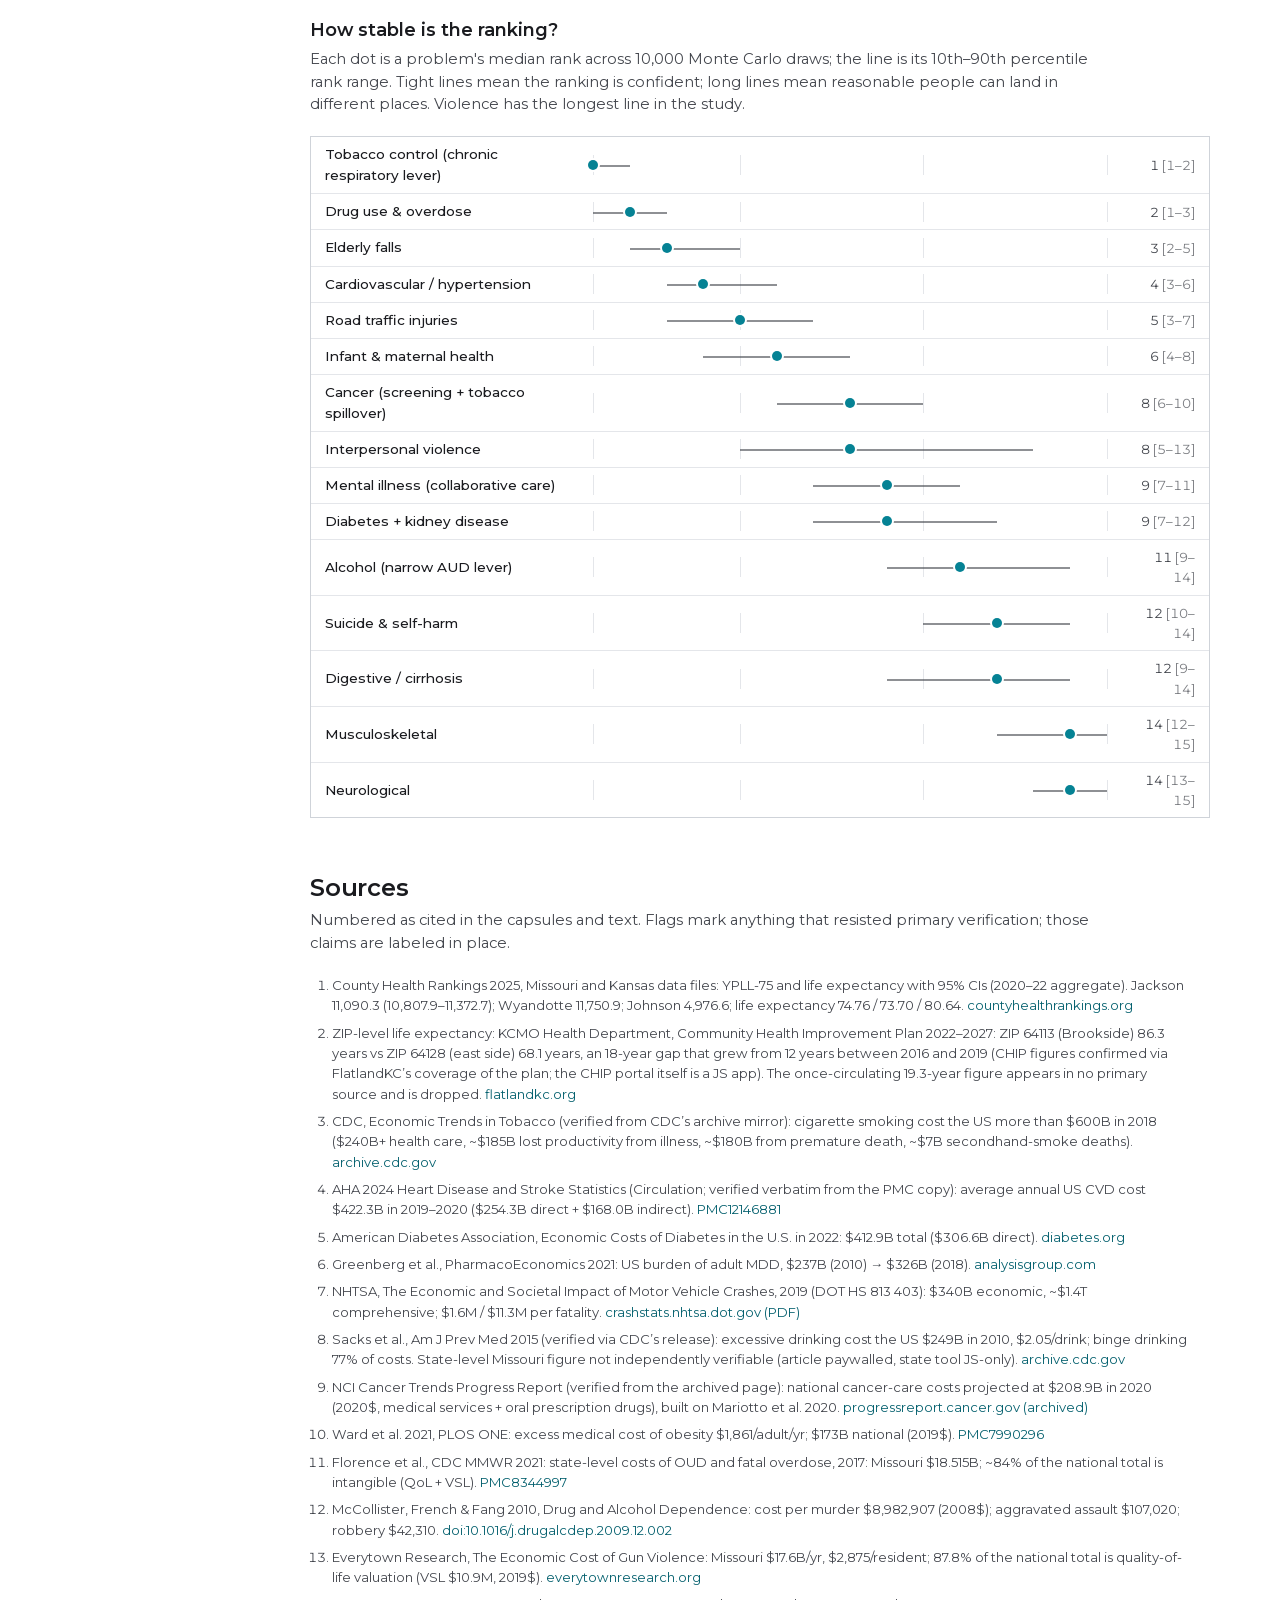
<file: cause-prioritization.html>
<!DOCTYPE html>
<html data-wf-page="5efc24c0192ece7bf5b086d4" data-wf-site="5efc24bf9747b84440709797">
<head>
  <meta charset="utf-8">
  <title>Kansas City Cause Prioritization | Effective Altruism Kansas City</title>
  <meta content="Where would a marginal Kansas City dollar do the most good? Fifteen local problems scored on impact, tractability and neglectedness, with a burden-of-disease model, a cost-effectiveness ladder, a map of who already funds what, and Monte Carlo rank intervals." name="description">
  <meta content="Kansas City Cause Prioritization | Effective Altruism Kansas City" property="og:title">
  <meta content="Fifteen local problems scored on impact, tractability and neglectedness, with rank intervals instead of false precision." property="og:description">
  <meta content="Kansas City Cause Prioritization | Effective Altruism Kansas City" property="twitter:title">
  <meta property="og:type" content="article">
  <meta content="summary_large_image" name="twitter:card">
  <meta content="https://www.eakansascity.org/og-card-evidence.png" property="og:image">
  <meta content="2400" property="og:image:width">
  <meta content="1260" property="og:image:height">
  <meta content="The top three of fifteen Kansas City problems ranked on impact, tractability and neglectedness: tobacco control, elderly falls, and drug use and overdose, each showing its three factor scores and their contribution to the total." property="og:image:alt">
  <meta content="https://www.eakansascity.org/og-card-evidence.png" name="twitter:image">
  <meta content="Fifteen local problems scored on impact, tractability and neglectedness, with rank intervals instead of false precision." name="twitter:description">
  <meta content="Alex Hedtke" name="author">
  <meta content="width=device-width, initial-scale=1" name="viewport">
  <link href="css/normalize.css" rel="stylesheet" type="text/css">
  <link href="css/webflow.css" rel="stylesheet" type="text/css">
  <link href="css/effective-altruism-kansas-city.webflow.css" rel="stylesheet" type="text/css">
  <link href="css/fonts.css" rel="stylesheet" type="text/css">
  <meta name="theme-color" id="meta-theme" content="#ffffff">
  <link href="css/theme.css?v=5" rel="stylesheet" type="text/css">
  <script type="text/javascript">(function(){var t=null;try{t=localStorage.getItem('eakc-theme')}catch(e){}if(t!=='dark'&&t!=='light')t=matchMedia('(prefers-color-scheme: dark)').matches?'dark':'light';document.documentElement.setAttribute('data-theme',t)})();</script>
  <script type="text/javascript">!function(o,c){var n=c.documentElement,t=" w-mod-";n.className+=t+"js",("ontouchstart"in o||o.DocumentTouch&&c instanceof DocumentTouch)&&(n.className+=t+"touch")}(window,document);</script>
  <link href="https://www.eakansascity.org/cause-prioritization" rel="canonical">
  <meta content="https://www.eakansascity.org/cause-prioritization" property="og:url">
  <script type="application/ld+json">
  {
    "@context": "https://schema.org",
    "@type": "Article",
    "headline": "Kansas City Cause Prioritization",
    "author": { "@type": "Person", "name": "Alex Hedtke" },
    "publisher": {
      "@type": "Organization",
      "name": "Effective Altruism Kansas City",
      "logo": { "@type": "ImageObject", "url": "https://www.eakansascity.org/images/eakclogosmall.png" }
    },
    "url": "https://www.eakansascity.org/cause-prioritization",
    "image": "https://www.eakansascity.org/og-card-evidence.png",
    "description": "Fifteen local problems scored on impact, tractability and neglectedness, with rank intervals instead of false precision."
  }
  </script>
  <link href="images/favicon.ico?v=2" rel="icon" type="image/x-icon">
  <link href="images/favicon-192.png" rel="icon" type="image/png" sizes="192x192">
  <link href="images/webclip.png?v=2" rel="apple-touch-icon">
  <style>
.cp{
  --paper:#fff;--paper-2:#f4f4f4;--ink:#1a1b1f;--ink-soft:#43464d;
  --leaf:#058294;--leaf-deep:#04606e;--gold:#9a6b00;--terra:#b0413e;
  --line:#e4e6ea;--line-strong:#cfd3d9;
  --s1:#058294;--s2:#9a6b00;--s3:#8b63b5; /* impact / tractability / neglectedness, contrast-checked on #fff and #f4f4f4 */
  color:var(--ink);text-align:left;line-height:1.55}
html[data-theme="dark"] .cp{
  --paper:#101214;--paper-2:#1a1d20;--ink:#e8eaed;--ink-soft:#b0b6bd;
  --leaf:#2fb3c6;--leaf-deep:#6ecddb;--gold:#c79b3b;--terra:#e07856;
  --line:#26292d;--line-strong:#3a3f45;
  --s1:#2fa8ba;--s2:#c79b3b;--s3:#a98fd6; /* re-stepped for #101214, contrast-checked */
  }
/* the generic dark link rule in theme.css has higher specificity than .cp a; reassert */
html[data-theme="dark"] .cp a{color:var(--leaf-deep)}
/* The Webflow theme sets very large line-heights and heading margins globally;
   normalize inside the artifact so wrapped lines read as lines. */
.cp p{line-height:1.55;margin:0 0 10px}
.cp li{line-height:1.55}
.cp small{line-height:1.4}
.cp ul,.cp ol{margin-top:0}
.cp h2{margin:44px 0 6px;font-size:28px;line-height:1.2;font-weight:600;letter-spacing:-.01em}
.cp h3{margin:34px 0 6px;font-size:19px;line-height:1.25;font-weight:600;letter-spacing:0;
  padding-top:16px;border-top:1px solid var(--line)}
.cp section{margin:34px 0 0}
.cp section h3:first-of-type{border-top:none;padding-top:0}
.cp a{color:var(--leaf-deep)}
/* the Webflow theme blocks out inline links; keep them inline inside the artifact */
.cp p a,.cp li a,.cp td a,.cp h4 a,.cp .secsub a,.cp sup a,.cp .callout a,.cp summary a{display:inline}
.cp .sub{font-size:17px;color:var(--ink-soft);margin:0 0 12px;max-width:820px;line-height:1.55}
.cp .method{font-size:14px;color:var(--ink-soft);margin:0 0 4px;max-width:820px}
.cp .byline{font-size:.85rem;color:var(--ink-soft);margin:-6px 0 0}
.cp button{font:inherit;background:none;border:none;cursor:pointer}
/* two-column shell: sticky outline on the left, document on the right */
.cp .shell{display:grid;grid-template-columns:200px minmax(0,1fr);gap:0 40px;align-items:start}
.cp .shell>.toc{grid-column:1}
.cp .shell>.doc{grid-column:2;min-width:0}
.cp .toc{position:sticky;top:24px;margin:14px 0 0;max-height:calc(100vh - 48px);overflow-y:auto;overscroll-behavior:contain;border-left:1px solid var(--line-strong)}
.cp .toc>summary{display:none}
.cp .toc h2{display:block;font-size:12px;line-height:1.3;text-transform:uppercase;letter-spacing:.09em;color:var(--ink-soft);font-weight:600;margin:0 0 8px;padding:0 0 0 16px;border:none}
.cp .toc nav{padding:0}
.cp .toc a{display:block;font-size:14px;line-height:1.3;color:var(--ink-soft);padding:6px 10px 6px 16px;
  border-left:2px solid transparent;margin-left:-1px;text-decoration:none}
.cp .toc a:hover{color:var(--ink);background:var(--paper-2)}
.cp .toc a.lv3{padding-left:30px;font-size:13px}
.cp .toc a.on{color:var(--ink);border-left-color:var(--s1);font-weight:600}
.cp .toc a.lv3.on{border-left-color:var(--s2)}
@media(max-width:1100px){
  .cp .shell{display:block}
  .cp .toc{position:static;max-height:none;border:1px solid var(--line-strong);background:var(--paper-2);margin:22px 0 6px;max-width:860px}
  .cp .toc>summary{display:block;cursor:pointer;padding:11px 16px;font-size:13px;letter-spacing:.06em;text-transform:uppercase;color:var(--ink-soft);font-weight:600}
  .cp .toc[open]>summary{border-bottom:1px solid var(--line)}
  .cp .toc h2{display:none}
  .cp .toc nav{padding:8px 0;max-height:60vh;overflow-y:auto}
}
.cp h2[id],.cp h3[id],.cp section[id]{scroll-margin-top:24px}
.cp a{color:var(--leaf-deep);text-decoration:none}
.cp a:hover{text-decoration:underline}
.cp .verdict{display:grid;grid-template-columns:repeat(auto-fit,minmax(230px,1fr));gap:0;border:1px solid var(--line-strong);margin:34px 0 0}
.cp .v{padding:16px 18px;border-right:1px solid var(--line)}
.cp .v:last-child{border-right:none}
.cp .v .rk{font-size:.76rem;font-weight:600;letter-spacing:.12em;color:var(--leaf);text-transform:uppercase;margin:0 0 5px}
.cp .v h3{font-size:1.05rem;margin:0 0 6px}
.cp .v p{font-size:.8rem;color:var(--ink-soft);margin:0}
.cp section{margin:56px 0 0}
.cp #tldr{margin-top:14px}
.cp section h2{font-size:1.5rem;margin:0 0 6px}
.cp section h3{font-size:1.12rem;margin:40px 0 6px;padding-top:18px;border-top:1px solid var(--line)}
.cp section h3:first-of-type{border-top:none;padding-top:0}
.cp section .secsub{font-size:.92rem;color:var(--ink-soft);margin:0 0 20px;max-width:800px}
.cp .legend-row{display:flex;flex-wrap:wrap;gap:16px;align-items:center;font-size:.8rem;color:var(--ink-soft);margin:0 0 14px}
.cp .key{display:inline-flex;align-items:center;gap:6px}
.cp .key .sw{width:11px;height:11px;display:inline-block}
.cp .key .dotk{width:9px;height:9px;background:var(--s1);display:inline-block;border-radius:50%}
.cp .key .whisk{width:18px;height:2px;background:var(--ink-soft);display:inline-block}
.cp .rowchart{border:1px solid var(--line-strong)}
.cp .mrow{display:grid;grid-template-columns:minmax(160px,240px) 1fr 118px;gap:12px;align-items:center;padding:9px 14px;border-bottom:1px solid var(--line)}
.cp .mrow:last-child{border-bottom:none}
.cp .mrow:hover,.cp .mrow:focus-visible{background:var(--paper-2);outline:none}
.cp .mrow .nm{font-size:.88rem;font-weight:500}
.cp .mrow .nm small{display:block;font-weight:400;font-size:.72rem;color:var(--ink-soft)}
.cp .barzone{position:relative;height:26px}
.cp .mbar{position:absolute;top:1px;height:24px;background:var(--s1);border-radius:0 4px 4px 0}
.cp .whisker{position:absolute;top:50%;height:2px;background:var(--ink-soft);opacity:.7}
.cp .whisker:before,.cp .whisker:after{content:"";position:absolute;top:-4px;width:2px;height:10px;background:var(--ink-soft)}
.cp .whisker:before{left:0}
.cp .whisker:after{right:0}
.cp .mrow .end{font-size:.85rem;font-variant-numeric:tabular-nums;text-align:right}
.cp .mrow .end small{display:block;font-size:.72rem;color:var(--ink-soft)}
.cp .rankstrip{border:1px solid var(--line-strong)}
.cp .rrow{display:grid;grid-template-columns:minmax(160px,240px) 1fr 60px;gap:12px;align-items:center;padding:7px 14px;border-bottom:1px solid var(--line)}
.cp .rrow:last-child{border-bottom:none}
.cp .rrow:hover,.cp .rrow:focus-visible{background:var(--paper-2);outline:none}
.cp .rrow .nm{font-size:.85rem;font-weight:500}
.cp .rzone{position:relative;height:20px}
.cp .rbandline{position:absolute;top:50%;height:2px;background:var(--ink-soft);opacity:.6}
.cp .rdot{position:absolute;top:50%;width:10px;height:10px;border-radius:50%;background:var(--s1);transform:translate(-50%,-50%);box-shadow:0 0 0 2px var(--paper)}
.cp .rrow:hover .rdot{box-shadow:0 0 0 2px var(--paper-2)}
.cp .rrow .end{font-size:.82rem;font-variant-numeric:tabular-nums;text-align:right;color:var(--ink-soft)}
.cp .rgrid{position:absolute;top:0;bottom:0;width:1px;background:var(--line)}
.cp .tiles{display:grid;grid-template-columns:repeat(auto-fit,minmax(220px,1fr));gap:0;border:1px solid var(--line-strong);margin:22px 0 0}
.cp .tile{padding:18px 18px 16px;border-right:1px solid var(--line)}
.cp .tile:last-child{border-right:none}
.cp .tile .lbl{font-size:.8rem;color:var(--ink-soft);margin:0 0 6px}
.cp .tile .val{font-size:2rem;font-weight:600;line-height:1.05;margin:0}
.cp .tile .note{font-size:.76rem;color:var(--ink-soft);margin:5px 0 0}
.cp .crow{display:grid;grid-template-columns:minmax(150px,220px) 1fr 92px;gap:12px;align-items:center;padding:9px 14px;border-bottom:1px solid var(--line);cursor:default}
.cp .crow:last-child{border-bottom:none}
.cp .crow:hover,.cp .crow:focus-visible{background:var(--paper-2);outline:none}
.cp .crow .nm{font-size:.88rem;font-weight:500}
.cp .crow .nm .conf{display:block;font-size:.72rem;font-weight:400;color:var(--ink-soft)}
.cp .bar{position:absolute;top:1px;height:24px;display:flex}
.cp .seg{height:100%}
.cp .seg+.seg{margin-left:2px}
.cp .seg.yll{background:var(--s1)}
.cp .seg.yld{background:var(--s2)}
.cp .bar .seg:last-child{border-radius:0 4px 4px 0}
.cp .crow .end{font-size:.85rem;font-variant-numeric:tabular-nums;text-align:right;color:var(--ink)}
.cp .crow .end .ratio{display:block;font-size:.72rem;color:var(--ink-soft)}
.cp .crow .end .ratio.hot{color:var(--terra);font-weight:600}
.cp .sbar-row{display:grid;grid-template-columns:minmax(150px,240px) 1fr 120px;gap:12px;align-items:center;padding:8px 14px;border-bottom:1px solid var(--line)}
.cp .sbar-row:last-child{border-bottom:none}
.cp .sbar-row:hover,.cp .sbar-row:focus-visible{background:var(--paper-2);outline:none}
.cp .sbar-row .nm{font-size:.88rem;font-weight:500}
.cp .sbar-row .nm small{display:block;font-weight:400;font-size:.72rem;color:var(--ink-soft)}
.cp .sbarzone{position:relative;height:26px}
.cp .sbar{position:absolute;top:1px;height:24px;background:var(--s1);border-radius:0 4px 4px 0}
.cp .sbar.olap{background:repeating-linear-gradient(45deg,var(--s1) 0 5px,transparent 5px 9px)}
.cp .sbar.zero{background:none;border-left:2px solid var(--terra)}
.cp .rowchart.n3 .sbar{background:var(--s3)}
.cp .qrow{display:grid;grid-template-columns:minmax(150px,230px) 1fr 122px;gap:12px;align-items:center;padding:9px 14px;border-bottom:1px solid var(--line)}
.cp .qrow:last-child{border-bottom:none}
.cp .qrow:hover,.cp .qrow:focus-visible{background:var(--paper-2);outline:none}
.cp .qrow .nm{font-size:.88rem;font-weight:500}
.cp .qrow .nm small{display:block;font-weight:400;font-size:.72rem;color:var(--ink-soft)}
.cp .qzone{position:relative;height:22px}
.cp .qgrid{position:absolute;top:0;bottom:0;width:1px;background:var(--line)}
.cp .qband{position:absolute;top:50%;height:6px;margin-top:-3px;background:var(--s2);opacity:.45}
.cp .qdot{position:absolute;top:50%;width:11px;height:11px;background:var(--s2);transform:translate(-50%,-50%);box-shadow:0 0 0 2px var(--paper)}
.cp .qrow:hover .qdot{box-shadow:0 0 0 2px var(--paper-2)}
.cp .qsave{position:absolute;top:50%;left:2px;transform:translateY(-50%);font-size:.72rem;color:var(--leaf-deep);font-weight:600}
.cp .qrow .end{font-size:.79rem;font-variant-numeric:tabular-nums;text-align:right;color:var(--ink-soft)}
.cp .qaxis{display:grid;grid-template-columns:minmax(150px,230px) 1fr 122px;gap:12px;padding:8px 14px 0;font-size:.7rem;color:var(--ink-soft)}
.cp .qaxis .ax{position:relative;height:15px}
.cp .qaxis .ax span{position:absolute;transform:translateX(-50%);font-variant-numeric:tabular-nums;white-space:nowrap}
.cp .ptab{width:100%;min-width:620px;border-collapse:collapse;font-size:.85rem;margin:0 0 6px}
.cp .ptab th,.cp .ptab td{border:1px solid var(--line);padding:7px 10px;text-align:left;vertical-align:top}
.cp .ptab th{font-weight:600;background:var(--paper-2)}
.cp .ptab td.no{color:var(--terra)}
.cp .ptab td.na{color:var(--ink-soft)}
.cp .ptab td.yes{color:var(--leaf-deep)}
.cp .sbar-row .end{font-size:.85rem;font-variant-numeric:tabular-nums;text-align:right}
.cp .sbar-row .end small{display:block;font-size:.72rem;color:var(--ink-soft)}
.cp .explorer{border:1px solid var(--line-strong)}
.cp .xrow{border-bottom:1px solid var(--line);padding:12px 14px}
.cp .xrow:last-child{border-bottom:none}
.cp .xtop{display:grid;grid-template-columns:34px minmax(150px,1fr) minmax(420px,1.7fr) 74px;gap:14px;align-items:start}
.cp .xrank{font-family:"Raleway",sans-serif;font-weight:700;font-size:1.05rem;text-align:center;border:1px solid var(--line-strong);padding:4px 0;font-variant-numeric:tabular-nums}
.cp .xnm{font-size:.88rem;font-weight:500;padding-top:2px}
.cp .xnm button{font-size:.74rem;color:var(--leaf-deep);display:block;padding:0;margin-top:2px}
.cp .xnm button:hover{color:var(--gold)}
.cp .facs{display:grid;grid-template-columns:repeat(3,1fr);gap:14px}
.cp .fac{--fc:var(--s1)}
.cp .fac.f-t{--fc:var(--s2)}
.cp .fac.f-n{--fc:var(--s3)}
.cp .fl{display:flex;align-items:center;gap:5px;font-size:.68rem;letter-spacing:.05em;text-transform:uppercase;color:var(--ink-soft)}
.cp .fl::before{content:"";width:8px;height:8px;background:var(--fc);flex:none}
.cp .fv{display:block;font-size:.88rem;font-variant-numeric:tabular-nums;margin-top:3px}
.cp .fv b{font-weight:600}
.cp .fv small{font-size:.76rem;color:var(--ink-soft)}
.cp .fq{display:block;font-size:.71rem;color:var(--ink-soft);font-variant-numeric:tabular-nums}
.cp .fbar{display:block;height:5px;background:var(--paper-2);border:1px solid var(--line);margin:5px 0 3px}
.cp .fbar i{display:block;height:100%;background:var(--fc)}
.cp .fpts{display:block;font-size:.71rem;color:var(--ink-soft);font-variant-numeric:tabular-nums}
.cp .xscore{font-size:.85rem;font-variant-numeric:tabular-nums;text-align:right;padding-top:2px}
.cp .xscore small{display:block;font-size:.7rem;color:var(--ink-soft)}
.cp .xcap{display:none;margin:12px 0 2px;font-size:.85rem;max-width:900px}
.cp .xcap.open{display:block}
.cp .capf{--fc:var(--s1);border:1px solid var(--line);border-left:3px solid var(--fc);background:var(--paper-2);padding:10px 14px;margin:0 0 8px}
.cp .capf.f-t{--fc:var(--s2)}
.cp .capf.f-n{--fc:var(--s3)}
.cp .capf:last-child{margin:0}
.cp .capf h4{font-size:.72rem;letter-spacing:.05em;text-transform:uppercase;color:var(--ink-soft);margin:0 0 6px;font-weight:600}
.cp .capf h4 span{color:var(--ink);font-variant-numeric:tabular-nums;letter-spacing:0;text-transform:none}
.cp .xcap p{margin:0 0 8px}
.cp .xcap p:last-child{margin:0}
.cp sup.c a{font-size:.72em;color:var(--leaf)}
.cp .prose{max-width:800px;font-size:.96rem}
.cp .prose p{margin:0 0 14px}
.cp .callout{border:1px solid var(--line-strong);border-left:3px solid var(--gold);padding:14px 18px;margin:18px 0;max-width:800px;font-size:.92rem}
.cp .callout b{font-weight:600}
.cp ul.tight{max-width:800px;font-size:.92rem;padding-left:20px;margin:0 0 14px}
.cp ul.tight li{margin:0 0 8px}
.cp ol.src{max-width:880px;font-size:.82rem;color:var(--ink-soft);padding-left:22px}
.cp ol.src li{margin:0 0 7px}
.cp ol.src li:target{background:var(--paper-2);outline:1px solid var(--gold)}
.cp .pill{display:inline-block;border:1px solid var(--line-strong);padding:2px 8px;font-size:.72rem;color:var(--ink-soft);margin-left:6px;vertical-align:middle}
.cp #tip{position:fixed;z-index:80;pointer-events:none;background:var(--paper);border:1px solid var(--line-strong);padding:8px 11px;font-size:.8rem;max-width:300px;display:none;color:var(--ink)}
.cp #tip b{font-weight:600}
.cp #tip .trow{display:flex;justify-content:space-between;gap:14px}
.cp #tip .trow span:last-child{font-variant-numeric:tabular-nums}
.cp details.tblv{margin:12px 0 0;font-size:.85rem}
.cp details.tblv summary{cursor:pointer;color:var(--ink-soft)}
.cp .tscroll{overflow-x:auto}
.cp details.tblv .tscroll{margin:10px 0 0}
.cp details.tblv table{border-collapse:collapse;width:100%;min-width:760px}
.cp details.tblv th,.cp details.tblv td{border:1px solid var(--line);padding:5px 8px;text-align:right;font-variant-numeric:tabular-nums}
.cp details.tblv th:first-child,.cp details.tblv td:first-child{text-align:left}
@media(max-width:820px){
.cp .xtop{grid-template-columns:34px 1fr auto;grid-auto-rows:auto;gap:10px 12px}
.cp .xtop>.xrank{grid-area:1/1}
.cp .xtop>.xnm{grid-area:1/2}
.cp .xtop>.xscore{grid-area:1/3}
.cp .xtop>.facs{grid-area:2/1/3/4}
}
@media(max-width:520px){
.cp .facs{grid-template-columns:1fr;gap:12px}
}
@media(max-width:640px){
  /* Stack every chart row: name and value share the top line, the bar gets the
     full width below. Three narrow columns left the bars ~100px wide on phones. */
  .cp .mrow,.cp .rrow,.cp .crow,.cp .sbar-row,.cp .qrow{grid-template-columns:1fr auto;grid-auto-rows:auto;gap:2px 12px;padding:10px 12px}
  .cp .mrow .nm,.cp .rrow .nm,.cp .crow .nm,.cp .sbar-row .nm,.cp .qrow .nm{grid-area:1/1}
  .cp .mrow .end,.cp .rrow .end,.cp .crow .end,.cp .sbar-row .end,.cp .qrow .end{grid-area:1/2}
  .cp .mrow .barzone,.cp .crow .barzone{grid-area:2/1/3/3;margin-top:4px}
  .cp .rrow .rzone{grid-area:2/1/3/3;margin-top:2px}
  .cp .sbar-row .sbarzone{grid-area:2/1/3/3;margin-top:4px}
  .cp .qrow .qzone{grid-area:2/1/3/3;margin-top:6px}
  .cp .qaxis{grid-template-columns:1fr;gap:2px;padding:8px 12px 0}
  .cp .qaxis>div:last-child{display:none}
  .cp .qaxis .ax span.mid{display:inline}
  .cp .qaxis .ax span:first-child{transform:none}
  .cp .qaxis .ax span:last-child{transform:translateX(-100%)}
  .cp .tile .val{font-size:1.6rem}
}
  </style>
</head>
<body>
  <div data-collapse="medium" data-animation="default" data-duration="400" role="banner" class="navigation w-nav">
    <div class="navigation-wrap"><a class='logo-link w-nav-brand' href='/'><img src="images/eakclogosmall.png" width="300" srcset="images/eakclogosmall-p-500.png 500w, images/eakclogosmall-p-800.png 800w, images/eakclogosmall-p-1080.png 1080w, images/eakclogosmall-p-1600.png 1600w, images/eakclogosmall.png 1843w" sizes="(max-width: 479px) 205px, (max-width: 991px) 240px, 300px" alt="Effective Altruism Kansas City logo" class="logo-image"></a>
      <div class="menu">
        <nav role="navigation" class="navigation-items w-nav-menu"><a href="/about" class="navigation-item w-nav-link">About</a><a href="/our-group" class="navigation-item w-nav-link">Our group</a><a href="/calendar" class="navigation-item w-nav-link">Calendar</a><a aria-current='page' href="/cause-prioritization" class="navigation-item w-nav-link w--current">Cause Prioritization</a></nav>
        <div class="menu-button w-nav-button"><img src="images/menu-icon_1menu-icon.png" width="22" alt="" class="menu-icon"></div>
      </div>
      <div class="nav-actions">
        <button class="theme-toggle" id="theme-toggle" aria-label="Toggle dark mode">
          <svg class="icon-moon" width="16" height="16" viewBox="0 0 24 24" fill="none" aria-hidden="true"><path d="M20.5 14.5A8.5 8.5 0 0 1 9.5 3.5a8.5 8.5 0 1 0 11 11Z" stroke="currentColor" stroke-width="1.8" stroke-linejoin="round"/></svg>
          <svg class="icon-sun" width="16" height="16" viewBox="0 0 24 24" fill="none" aria-hidden="true"><circle cx="12" cy="12" r="4.4" stroke="currentColor" stroke-width="1.8"/><path d="M12 2.5v2.4M12 19.1v2.4M2.5 12h2.4M19.1 12h2.4M5.3 5.3l1.7 1.7M17 17l1.7 1.7M18.7 5.3 17 7M7 17l-1.7 1.7" stroke="currentColor" stroke-width="1.8" stroke-linecap="round"/></svg>
        </button>
        <a href="mailto:info@eakansascity.org?subject=You&#x27;ve%20got%20mail!" class="button cc-contact-us w-inline-block">
          <div>Contact US</div>
        </a>
      </div>
    </div>
  </div>
  <div class="section">
    <div class="container cp">
      <div class="home-section-wrap" style="text-align:center;">
        <div class="label cc-light">Where a local dollar goes furthest</div>
        <h2 class="section-heading">Kansas City Cause Prioritization</h2>
        <p class="byline">By Alex Hedtke</p>
      </div>


<div class="shell">

<details class="toc" id="toc" open>
  <summary>Outline</summary>
  <h2>On this page</h2>
  <nav id="toc-nav" aria-label="Page outline"></nav>
</details>

<div class="doc">

<section id="tldr">
  <h2>TL;DR</h2>
  <p class="sub">Fifteen problems in the Kansas City metro, rank-ordered by the Effective Altruism framework: impact × tractability × neglectedness. <a href="#impact">Impact</a> is measured, in annual disability-adjusted life years built from county death certificates and CDC prevalence data. <a href="#tractability">Tractability</a> comes from verified intervention cost-effectiveness and Missouri's actual legal room to act. <a href="#neglectedness">Neglectedness</a> comes from mapping who currently funds what, in dollars. Each factor gets its own section below, a 10,000-draw Monte Carlo over the uncertainty turns the ranking into rank <em>intervals</em>, and every score expands into the evidence and citations behind it.</p>
  <p class="method">The impact figures are measured; the tractability and neglectedness scores are structured judgment over verified evidence, and each one states its reasoning where it is scored. Every claim cites its source at the bottom of the page.</p>
  <div class="verdict">
    <div class="v"><p class="rk">1 · P(top 3) = 100%</p><h3>Tobacco control</h3><p>Quitlines at $849&ndash;2,358/QALY meet the most extreme neglect in the study: Missouri funds tobacco control at 7.4% of the CDC-recommended level.</p></div>
    <div class="v"><p class="rk">2 · P(top 3) = 93%</p><h3>Overdose response</h3><p>Naloxone at $438/QALY, a 2&ndash;5× mortality gap for people in vs out of MOUD treatment, and settlement money sitting undeployed while KC lags the national decline.</p></div>
    <div class="v"><p class="rk">3 · P(top 3) = 65%</p><h3>Elderly falls</h3><p>Cost-saving interventions, an evidence-based local program running at a deficit with no funder behind it, and the least-funded cause of death in America relative to its mortality.</p></div>
    <div class="v"><p class="rk">4 · P(top 3) = 28%</p><h3>Hypertension control</h3><p>$2,800&ndash;15,000/QALY levers against the region's single largest burden, deliverable through safety-net clinics with no policy fight.</p></div>
  </div>
</section>

<section id="ea">
  <h2>An Intro to Effective Altruism</h2>
  <div class="prose">
    <p>Effective Altruism (or "EA") is a philosophy that tries to answer the question "How can we do the most good?"</p>
    <p>Having good intentions does not mean you are doing good. In fact, lots of charities cause active harm without even realizing it. Furthermore, every time you decide to do one thing, you are actively choosing to not do everything else. This is called your "opportunity cost"; failure to do a better thing has a cost in all the good you could be doing and are choosing not to.</p>
    <p>Having data is the only way to even begin getting around these problems. It is not a guarantee that you will make the right decision, but it's the only way you will ever be able to move from a worse decision to a better one.</p>
    <p>Now, to be clear: that does not mean your life should be entirely in the service of doing the Most Good. The good life involves many different things, and I believe this is only one of them. I recommend treating EA as more of a tool. Use the tool to do good as far as you feel comfortable, and then stop. The most effective form of good is the one you will sustain, after all.</p>
    <p>As for how EA approaches doing good, we first start with asking the question "What exactly are the most important problems?" We do not take for granted that we already know the answer to this. We grade all problems using Impact (how much of a burden the problem is, usually measured in Disability Adjusted Life Years), Tractability (how easy it is to start making headway on the problem), and Neglectedness (how few resources, usually measured in money, are currently going toward the problem). The higher a problem scores on any of these three metrics, the higher the priority it is, indicating where a marginal dollar will go the furthest. The cool thing about these metrics is that they change over time in response to our changing circumstances; as we start fixing a problem, its impact goes down. As we start picking the low hanging fruit, its tractability goes down. As we funnel more money and resources to the problem, its neglectedness goes down.</p>
    <p>Ultimately, the best thing you can do is donate to developing nations. Malaria nets, unconditional cash transfers, deworming, etc. These are all extremely cheap, thoroughly researched, and do an outsized amount of good. Attempting to give money to people in first world nations tends to not go very far; we are already so wealthy, and our problems are extremely complex. But for those times when there is money earmarked for local charity, I want that money to go where it can do the most good.</p>
  </div>
</section>

<section id="impact">
  <h2>Impact: the disease burden</h2>
  <p class="secsub">The measured factor, and the one this whole ranking sits on. Every major problem in the metro quantified in annual disability-adjusted life years (DALYs) and in dollars, with 80% confidence intervals, for the five instrumented counties: Jackson, Clay and Platte in Missouri, Wyandotte and Johnson in Kansas. 1.88 million people, about 85% of the MSA.</p>
  <div class="tiles">
    <div class="tile"><p class="lbl">Total annual health burden</p><p class="val">~620K</p><p class="note">DALYs per year, 5-county core (envelope 570&ndash;700K). The fifteen rows below are the largest endpoints and sum to 567K; the rest is causes too small to itemize.</p></div>
    <div class="tile"><p class="lbl">Excess years of life lost before 75</p><p class="val">62,160</p><p class="note">every year, vs the Johnson County benchmark 20 minutes away</p></div>
    <div class="tile"><p class="lbl">County life-expectancy gap</p><p class="val">6.9 yrs</p><p class="note">Johnson Co. 80.64 vs Wyandotte Co. 73.70 (CHR 2020&ndash;22)</p></div>
    <div class="tile"><p class="lbl">Tangible economic damage</p><p class="val">~$14B</p><p class="note">per year, excluding VSL valuations. The sum of the non-overlapping rows in the damages chart below; the hatched rows are not added to it.</p></div>
  </div>

  <h3>The league table</h3>
  <p class="secsub">Annual DALYs by problem, split into years of life lost to death (YLL) and years lived with disability (YLD). Whiskers are 80% confidence intervals. The KC/US column is the local rate divided by the national rate: the "is Kansas City distinctively bad here?" number. Hover or focus any row for details.</p>
  <div class="legend-row">
    <span class="key"><span class="sw" style="background:var(--s1)"></span>YLL (death)</span>
    <span class="key"><span class="sw" style="background:var(--s2)"></span>YLD (disability)</span>
    <span class="key"><span class="whisk"></span>80% CI</span>
  </div>
  <div class="rowchart" id="league-chart" role="list"></div>
  <details class="tblv"><summary>Data table</summary><div id="league-table"></div></details>

  <h3>The distribution finding</h3>
  <p class="secsub">Excess premature mortality (years of potential life lost before age 75, YPLL-75) against two benchmarks. Against the US average the metro nets out to almost exactly zero. Against its own healthiest county it loses 62,000 years of life annually.</p>
  <div class="rowchart" id="gap-chart" role="list"></div>
  <div class="callout"><b>Kansas City's aggregate health is average; the problem is distribution.</b> Johnson County (YPLL 4,977 per 100K, life expectancy 80.64) is one of the healthiest large counties in America. Jackson (11,090) and Wyandotte (11,751) run at more than double its premature-death rate, twenty minutes away, and the net-vs-US figure for the whole core is &minus;2,058: Johnson's surplus almost exactly cancels the deficit everywhere else.<sup class="c"><a href="#t1">[1]</a></sup> The ZIP-code life-expectancy gap is pinned to its primary source, the city's own Community Health Improvement Plan 2022&ndash;2027: Brookside's 64113 at 86.3 years vs 64128 on the east side at 68.1, an <b>18-year gap</b> that the CHIP notes widened from 12 years between 2016 and 2019. (A 19.3-year figure that circulated in local TV coverage appears in no primary source and is dropped.)<sup class="c"><a href="#t2">[2]</a></sup> This is why the ranking below scores neglect at the prevention margin rather than by total spending: the metro is not short of health care.</div>

  <h3>Economic damages</h3>
  <p class="secsub">Tangible annual costs (medical, productivity, property, criminal justice) in 2025 dollars. Value-of-statistical-life and quality-of-life valuations are deliberately excluded: they are the dollar shadow of the DALY column, and including both counts the same suffering twice. Hatched bars overlap the disease rows above them (tobacco's cost lives inside CVD, cancer and COPD) and are never summed.</p>
  <div class="legend-row">
    <span class="key"><span class="sw" style="background:var(--s1)"></span>Tangible cost</span>
    <span class="key"><span class="sw" style="background:repeating-linear-gradient(45deg,var(--s1) 0 5px,transparent 5px 9px)"></span>Overlaps disease rows</span>
    <span class="key"><span class="whisk"></span>80% CI</span>
  </div>
  <div class="rowchart" id="econ-chart" role="list"></div>
  <p class="secsub" style="margin-top:12px">Child poverty's $5&ndash;7B/yr is a long-run future cost (NAS Roadmap apportioned to ~60K local poor children), not current cash flow, and is listed separately from the annual-damage rows.<sup class="c"><a href="#t17">[17]</a></sup> Comprehensive VSL-inclusive figures, for comparison against advocacy numbers: violence ~$3.5B, overdose ~$6B, traffic ~$8.9B.</p>

  <h3>What is distinctively Kansas City</h3>
  <p class="secsub">Deviation from the national baseline matters more than absolute size for local action, because it is the part a local actor can plausibly close. Eight places KC measurably departs from the country:</p>
  <ul class="tight">
    <li><b>Homicide.</b> Jackson County homicide mortality is 25.1 per 100K, 4.2&times; the US rate. KCMO recorded 182 homicides in the record year 2023, falling to 145 (2024) and 139 (2025), with 571 nonfatal shootings in 2024. Victims skew young (72% aged 18&ndash;44).<sup class="c"><a href="#t18">[18]</a><a href="#t19">[19]</a></sup></li>
    <li><b>The overdose recovery that missed KC.</b> Missouri's overdose deaths fell 26.4% in 2024 (2,014 &rarr; 1,482); the KC four-county region fell only ~10%, with deaths rising among seniors (+94%) and Black men (+11%) even as every other group declined.<sup class="c"><a href="#t20">[20]</a><a href="#t21">[21]</a></sup></li>
    <li><b>Chronic homelessness is climbing fast.</b> The 2024 point-in-time count reached 2,181 (+10% in one year); chronic homelessness rose 35%, and KC's chronic population is ~91% unsheltered, among the most exposed profiles in the country.<sup class="c"><a href="#t22">[22]</a></sup></li>
    <li><b>Evictions run above the pre-pandemic norm.</b> Jackson County logged ~5,800 filings in the first half of 2023 alone, annualizing ~11.3K against a ~9K historical baseline.<sup class="c"><a href="#t23">[23]</a></sup></li>
    <li><b>Depression prevalence.</b> Jackson County's diagnosed-depression rate (25.8%, age-adjusted) runs 7&ndash;8 points above its Kansas neighbors: Johnson 18.8%, Wyandotte 17.8%. Frequent mental distress (19.5%) corroborates a real elevation. It is a real local gap and not a national outlier: 899 of the 2,958 counties in the same release report a higher depression rate, and the highest is 36.2%.<sup class="c"><a href="#t24">[24]</a></sup></li>
    <li><b>Kidney disease mortality 1.5&times; national</b> in Jackson County (25 vs 16 per 100K), consistent with the diabetes and hypertension gradient east of Troost.<sup class="c"><a href="#t25">[25]</a></sup></li>
    <li><b>City traffic deaths, improving from a bad base.</b> KCMO ranks among the worst five big cities per capita, but deaths fell from 102 (2023) to 68 (2025); the pedestrian share is rising even as totals fall.<sup class="c"><a href="#t26">[26]</a></sup></li>
    <li><b>Wyandotte County's air</b> exceeds the new federal PM2.5 annual standard (10.8 &micro;g/m&sup3; vs 9.0; Jackson 7.9, Johnson 8.9, Clay 6.0). Standard dose-response puts metro-attributable mortality at roughly 370&ndash;700 deaths/yr, wide CI, mostly elderly.<sup class="c"><a href="#t27">[27]</a><a href="#t28">[28]</a></sup></li>
  </ul>
  <p class="secsub" style="margin-top:14px">Read that list against the ranking and one thing stands out: the places KC is most distinctively bad (homicide, the missed overdose recovery) are not the places with the most total burden, and two of the eight (homelessness, evictions) are structural drivers that sit underneath the disease rows rather than inside them. Distinctiveness tells a local actor where the gap is; it does not by itself say the gap is closable, which is what the next section is for.</p>
</section>

<section id="tractability">
  <h2>Tractability: what actually works, and what is legal here</h2>
  <p class="secsub">The first judgment factor. A 0&ndash;10 score built from four things: the verified cost-effectiveness of the best locally-feasible intervention, the strength of the evidence behind it (CPSTF- or RCT-verified beats contested beats absent), Missouri's legal room to act, and whether Kansas City has tried it before and what happened. High burden with nothing deployable scores low, which is the entire point of the factor.</p>

  <h3>The cost-effectiveness ladder</h3>
  <p class="secsub">Cost per quality-adjusted life year for the best locally-feasible intervention, on a log axis. Bands are the range the source publishes; a dot marks a published point estimate, and rows with a band alone are ranges the source gives without one. Dollar years differ by source and are not inflation-harmonized, so read the decade, not the digit. For scale, the conventional US willingness-to-pay benchmark sits around $100,000 per QALY, the threshold the diabetes evidence below is measured against.</p>
  <div class="legend-row">
    <span class="key"><span class="sw" style="background:var(--s2)"></span>Published point estimate</span>
    <span class="key"><span class="sw" style="background:var(--s2);opacity:.45"></span>Published range</span>
  </div>
  <div class="rowchart" id="qaly-chart" role="list"></div>

  <h3>Where there is no price to quote</h3>
  <p class="secsub">Eight of the fifteen problems have no usable cost-per-QALY for a locally-deployable intervention. The reasons are not the same, and the difference matters more than the missing number.</p>
  <ul class="tight">
    <li><b>Nothing proven exists.</b> Musculoskeletal disease, the third-largest burden in the study, has no CPSTF-recommended city-scale intervention at all. That is a verified absence, not a gap in the search.<sup class="c"><a href="#t29">[29]</a></sup> Neurological is similar in practice: the real lever runs through blood-pressure control, which the cardiovascular row already claims.</li>
    <li><b>Proven, but the effect did not show up.</b> Real-world National DPP evaluation found no significant two-year QALY gain and a medical-cost saving whose confidence interval crosses zero, landing at an 84% probability of cost-effectiveness at $100K/QALY.<sup class="c"><a href="#t30">[30]</a></sup> Diabetes is not untreatable; the prevention program is just weaker than its reputation.</li>
    <li><b>Works, but the lever is preempted.</b> Alcohol's best-evidenced instrument is price (pooled elasticity &minus;0.51, and &minus;0.28 for heavy drinking specifically<sup class="c"><a href="#t31">[31]</a></sup>), which is a state tax decision, not a local one. Suicide's best-evidenced instrument is means restriction, and KC's method mix is firearm-dominant while firearm policy is totally preempted.<sup class="c"><a href="#t32">[32]</a><a href="#t33">[33]</a></sup> Traffic enforcement cameras run into the same wall.<sup class="c"><a href="#t34">[34]</a></sup> These are high-value interventions with the local door closed.</li>
    <li><b>Contested evidence.</b> Focused deterrence carries statistically significant moderate effects across 24 quasi-experiments, but the effects shrink in the more rigorous designs<sup class="c"><a href="#t35">[35]</a></sup>, and Chicago's READI RCT was null on its pre-registered primary outcome.<sup class="c"><a href="#t36">[36]</a></sup> A number exists; it is not one to build a budget on.</li>
  </ul>

  <h3>The State Line asymmetry</h3>
  <p class="secsub">Two states, one metro, and the same intervention can be legal on one side of a street and void on the other. This is the single largest structural constraint on tractability in Kansas City, and it is the reason policy-shaped effort belongs on the Kansas side or in Jefferson City rather than in a KCMO ordinance campaign.</p>
  <div class="tscroll"><table class="ptab">
    <thead><tr><th>Lever</th><th>Missouri</th><th>Kansas</th></tr></thead>
    <tbody>
      <tr><td>Local firearm regulation</td><td class="no">Totally preempted. RSMo 21.750: the state "occupies and preempts the entire field of legislation touching in any way firearms."<sup class="c"><a href="#t33">[33]</a></sup></td><td>Not the binding constraint on the Kansas side of the metro.</td></tr>
      <tr><td>Local tobacco tax</td><td class="no">Void. RSMo &sect;149.192 freezes existing local taxes at 1993 levels; the 17-cent state tax needs a ballot initiative.<sup class="c"><a href="#t37">[37]</a><a href="#t38">[38]</a></sup></td><td class="yes">Constitutional home rule, proven when Topeka's Tobacco 21 ordinance survived court challenge.<sup class="c"><a href="#t39">[39]</a></sup></td></tr>
      <tr><td>Syringe services</td><td class="no">Not authorized. No SSP exemption in statute; legalization bills have sat in committee since 2021.<sup class="c"><a href="#t40">[40]</a></sup></td><td class="na">Not separately verified.</td></tr>
      <tr><td>Local minimum wage</td><td class="no">Preempted by RSMo 290.528 (2017). The older RSMo 67.1571 is still widely cited but was struck down as a single-subject violation in <i>Cooperative Home Care v. City of St. Louis</i>.<sup class="c"><a href="#t41">[41]</a></sup></td><td class="na">Not separately verified.</td></tr>
      <tr><td>Paid sick leave</td><td class="no">Repealed by HB 567 in 2025, nine months after voters passed it.<sup class="c"><a href="#t41">[41]</a></sup></td><td class="na">Not separately verified.</td></tr>
      <tr><td>Automated traffic enforcement</td><td class="no">Constrained since <i>Tupper</i>; statewide ban bills pending.<sup class="c"><a href="#t34">[34]</a></sup></td><td class="na">Not separately verified.</td></tr>
      <tr><td>Fentanyl test strips, naloxone standing order</td><td class="yes">Legal since 2023.<sup class="c"><a href="#t40">[40]</a></sup></td><td class="na">Not separately verified.</td></tr>
    </tbody>
  </table></div>
  <p class="secsub" style="margin-top:10px">Notice which way the asymmetry cuts. Every preempted lever above is a <em>policy</em> lever, and every intervention that survives into the top of the ranking is <em>programmatic</em>: a quitline, a naloxone supply, a home visit, a blood-pressure cuff. Preemption does not just remove options, it systematically selects for the kind of work a donor can fund and against the kind a voter can pass.</p>

  <h3>The violence caveat</h3>
  <div class="prose">
    <p>One tractability score deserves its own paragraph, because the history is specific and recent. Kansas City ran the celebrated focused-deterrence playbook once already: KC NoVA cut homicides in 2014, was declared a success, decayed to nothing by year three, and was formally rated Ineffective by the National Institute of Justice; KCPD withdrew in 2018.<sup class="c"><a href="#t42">[42]</a></sup> SAVE KC, today's version, reports encouraging numbers from exactly the same early stage, with no independent evaluation. The expected-value ranking already discounts for this. What survives that history is a value-of-information play: fund rigorous independent evaluation of SAVE KC, and watch 2026&ndash;27, the window where a NoVA-style decay would first become visible.</p>
  </div>
</section>

<section id="neglectedness">
  <h2>Neglectedness: who is already paying, and for what</h2>
  <p class="secsub">The second judgment factor, and the one that most often decides the ranking. Scored at the <em>prevention margin</em>: annual local dollars aimed at stopping the problem, not at treating people who already have it, per DALY of burden. Treatment spending is reported but does not count as crowding, because a fully-staffed cardiology service tells you nothing about whether anyone is funding blood-pressure control.</p>

  <h3>The local money map</h3>
  <p class="secsub">Annual dollars visible against each problem, from verified budgets and 990 filings. This is deliberately not a like-for-like comparison and should not be read as one: the rows differ in geography (state, county, city, metro philanthropy) and in how much of the money is prevention rather than treatment or response. It is a map of where money exists at all, and the informative rows are the ones at zero.</p>
  <div class="rowchart n3" id="money-chart" role="list"></div>
  <p class="secsub" style="margin-top:12px">Two things fall out of that chart. The largest single flow, the opioid settlement, is the one least constrained by scarcity and most constrained by deployment: the pool roughly doubled to ~$900M over fifteen years while 50-plus Missouri jurisdictions spent nothing at all in 2025 and Jackson County left ~$4M unspent.<sup class="c"><a href="#t43">[43]</a></sup> And the two rows at zero are not small problems. Elderly falls is second in the factor product and third in the marginal-DALY view, and no Kansas City funder targets it.<sup class="c"><a href="#t44">[44]</a></sup> Read that row carefully, though, because the follow-on charity vetting sharpened it: there is no dedicated falls funder, but there is a fundable vehicle, an evidence-based falls program running inside an organization posting three straight years of operating deficits.<sup class="c"><a href="#t44">[44]</a></sup> Tobacco, the reverse case, has state program money in the chart above and no clean local giving vehicle at all. "Most neglected cause" and "best gift you can make this month" are not the same question.</p>

  <h3>Missouri's public health floor is the meta-problem</h3>
  <p class="secsub">State public health funding per capita. Missouri is last of all fifty states, at less than half of 49th-place Indiana and about a fifth of Kansas.</p>
  <div class="rowchart n3" id="floor-chart" role="list"></div>
  <div class="callout">The top-ranked interventions in this study are cheap precisely because they piggyback on infrastructure Missouri barely has.<sup class="c"><a href="#t45">[45]</a></sup> That cuts both ways, and the ranking holds both halves at once: delivery is harder here than the cost-effectiveness literature assumes, and a marginal dollar goes further here than it would in Kansas, because the low-hanging fruit was never picked. The State Line runs through this too. The same metro contains the 50th-ranked state and one spending nearly five times as much.</div>

  <h3>Local institutions do not aim where this ranking points</h3>
  <ul class="tight">
    <li><b>The dominant funder left disease-specific work.</b> Health Forward Foundation holds $905M in assets and spends ~$50M/yr, and its current purpose framework names no disease areas at all, having moved to an equity-and-housing frame.<sup class="c"><a href="#t46">[46]</a></sup> That is a defensible strategy and it is also why several top causes have no institutional champion here.</li>
    <li><b>Every hospital needs assessment converges on the same answer.</b> All three verified CHNAs (University Health 2025&ndash;28, Children's Mercy 2022&ndash;25, Saint Luke's 2023) name mental and behavioral health first, and two name violence.<sup class="c"><a href="#t47">[47]</a></sup> Mental illness ranks 7th in the factor product and 9th in the marginal-DALY view. Neither infant mortality nor falls, two of the top six, appears in any of them.</li>
    <li><b>National research funding tracks burden badly, in different ways in different studies.</b> The denominators differ and these figures are not directly comparable to each other: gun violence received 1.6% of the funding its mortality predicts<sup class="c"><a href="#t48">[48]</a></sup>; neck pain 0.83% of its DALY-predicted level, a 120&times; gap, with low back pain at 13.88%<sup class="c"><a href="#t49">[49]</a></sup>; and on dollar residuals, depression (&minus;$719M), injuries (&minus;$691M) and COPD (&minus;$613M) are the most underfunded against burden while AIDS (+$2,474M) is the most overfunded.<sup class="c"><a href="#t50">[50]</a></sup> Falls is the least-funded cause of death in America relative to its mortality, with ~$53M in cumulative federal prevention grants since 2014 against $50&ndash;80B/yr in costs.<sup class="c"><a href="#t48">[48]</a><a href="#t51">[51]</a></sup></li>
  </ul>
  <p class="secsub" style="margin-top:14px">That is what neglectedness looks like from the inside: not an absence of money in Kansas City, but money pointed somewhere else, for reasons each institution can defend on its own terms.</p>
</section>

<section id="evidence">
  <h2>The three scores, problem by problem</h2>
  <p class="secsub">Every problem gets the same three-part breakdown. Each factor carries a point estimate, the interval the Monte Carlo draws from, and its own contribution to the factor score (log<sub>10</sub> I + T/2 + N/2), on a scale where any one factor can contribute at most 5 points. The list is ordered by that point score, which is not quite the same as the Monte Carlo median rank in the data table: musculoskeletal sits 6th here and ties for 7th there, because its interval overlaps mental illness's. "Evidence" opens all three: a separate paragraph of reasoning and citations for impact, for tractability, and for neglectedness. Watch the bar lengths across the fifteen rows: because impact enters as a logarithm it spans barely a single point across all fifteen (3.95 to 5.00), while tractability spans a full three (1.00 to 4.00) and neglectedness spans nearly that (1.75 to 4.50). Burden sets the scale of the prize; the two judgment scores do almost all of the ordering.</p>
  <div class="explorer" id="xp"></div>
  <details class="tblv"><summary>Data table (study values, with each factor's point contribution)</summary><div id="xp-table"></div></details>
</section>


<section id="method">
  <h2>Method</h2>
  <div class="prose">
    <p><b>Impact</b> (annual DALYs) is the burden model in the <a href="#impact">Impact section</a> above<sup class="c"><a href="#t57">[57]</a></sup>. Local DALYs per cause = the US cause-specific rate from WHO Global Health Estimates 2021, which publishes years of life lost and years lived with disability separately<sup class="c"><a href="#t68">[68]</a></sup>, × the five-county core population (Jackson, Johnson, Clay, Wyandotte, Platte; ~1.88M) × a local adjustment factor. The adjustment comes from a real local instrument wherever one exists: 2023 death counts by cause from Missouri and Kansas vital statistics<sup class="c"><a href="#t25">[25]</a></sup>, CDC PLACES prevalence with published CIs<sup class="c"><a href="#t24">[24]</a></sup>, KCPD's homicide analysis<sup class="c"><a href="#t18">[18]</a></sup>, and verified county overdose and traffic counts<sup class="c"><a href="#t20">[20]</a></sup><sup class="c"><a href="#t26">[26]</a></sup>. Where no instrument exists (musculoskeletal, digestive, neurological, falls) the adjustment defaults to 1.00 with a wider interval and a lower confidence grade, and each problem's impact paragraph above says which case it is. Intervals are 80%.</p>
    <p><b>Tractability</b> (0&ndash;10) anchors to the best locally-feasible intervention's verified cost-effectiveness on a log scale ($500/DALY ≈ 9, $5K ≈ 7, $50K ≈ 5, nothing proven ≈ 1&ndash;2), adjusted for evidence strength (CPSTF- or RCT-verified beats contested beats absent), Missouri's legal room to act, and KC-specific precedent.</p>
    <p><b>Neglectedness</b> (0&ndash;10) is scored at the prevention margin: annual local dollars aimed at reducing the problem, not treating it, per DALY of burden, from verified budgets (city, county COMBAT tax, settlement flows, HUD awards) and philanthropy (990-verified), benchmarked against national funding-versus-burden residuals. Treatment spending is reported but does not count as crowding for prevention.</p>
    <p><b>Putting the three on one scale.</b> The factor score is log<sub>10</sub> I + T/2 + N/2, so each factor's contribution is directly readable and directly comparable: the bars in the list above are all drawn against the same 5-point ceiling. Tractability and neglectedness reach that ceiling by construction (10/2); impact would reach it at 100,000 DALYs, and the largest row in the study is 99,000. The compression is deliberate, not a bug: a logarithm says a problem ten times larger is worth about one extra point, not ten times the priority, because absolute burden is a weak guide to what a marginal dollar can move. The consequence is worth stating plainly, since it means the ranking mostly turns on the two scores I assigned rather than the one I measured. That is why tractability and neglectedness each carry an interval, a stated anchor, and their own cited paragraph.</p>
    <p><b>Framework note.</b> WHO GHE uses a frontier life table, so YLL-per-death runs higher than IHME GBD conventions. Everything here shares one framework, so ranks and ratios are internally consistent; absolute DALYs run ~10&ndash;15% above what an IHME-based version would report. IHME's own US ranking (CVD &gt; cancer &gt; musculoskeletal &gt; mental disorders) matches this table's top four.<sup class="c"><a href="#t69">[69]</a></sup></p>
    <p><b>Double-counting rules.</b> The league table holds mutually exclusive disease and injury endpoints. Risk factors and structural drivers (smoking, obesity, alcohol-as-risk, air quality, poverty, housing) overlap those endpoints; they are shown hatched in the damages chart and never summed with it. Value-of-statistical-life and quality-of-life valuations are excluded from the dollar figures for the same reason: they are the dollar shadow of the DALY column.</p>
    <p><b>Known limitations of the burden model.</b> Kansas blocks county-level cancer-registry data by statute, so Wyandotte cancer leans on state rates. Kansas-side overdose and suicide counts are estimates. Musculoskeletal, digestive, neurological and falls have no local instrument. 2021 base rates embed COVID-era and peak-violence conditions, which makes the violence and drug KC/US ratios conservative. Scaling from the 5-county core to the full 2.2M MSA adds roughly 15&ndash;17% to most rows and changes no ranks.</p>
    <p><b>The Monte Carlo</b> draws every factor from a triangular distribution over its range, 10,000 times (fixed seed), and records each problem's rank per draw. The full simulation is a <a href="https://github.com/BecomingStronger/becomingstronger.github.io/blob/main/tools/kc-itn-simulation.py" target="_blank" rel="noopener">60-line stdlib Python script</a> that reproduces every number in the table above. Two scoring views run in parallel: the marginal-DALY view (DALYs averted per marginal $10M/yr) and the factor product (the per-problem list above). Where they disagree, the disagreement is the finding: falls sits near the top of the factor product but its modest burden caps absolute gains; musculoskeletal disease scores high on burden-times-neglect but has no deployable intervention, making it a research bet, not a program bet.</p>
    <p><b>Post-vetting update.</b> A follow-on pass vetting Kansas City's actual charities fed back into three neglectedness scores, each moved by half a point, the granularity the whole scale is scored at: falls 9.5 to 9.0 (delivery infrastructure exists after all, small and deficit-funded), tobacco 8.5 to 9.0 (no local giving vehicle exists at all for the top cause), overdose 6.0 to 6.5 (the metro's joint federal harm-reduction grant lapsed in May). Re-running the <a href="https://github.com/BecomingStronger/becomingstronger.github.io/blob/main/tools/kc-itn-simulation.py" target="_blank" rel="noopener">simulation</a>: View A is unchanged in every number, which is expected rather than reassuring, since View A ranks by marginal DALYs per $10M and never reads N at all. View B's only change is tobacco and falls swapping first and second, and every median stays inside the previously published rank intervals. For a donor, note the asymmetry the scores cannot hold: tobacco now ranks first in both views but has nothing to fund without building the channel, while falls has a starving, fundable vehicle today.</p>
<p><b>What this is not.</b> Local institutions' own priorities entered only as crowdedness data, never as conclusions. The cost-per-QALY figures are not inflation-harmonized across sources, so they support comparisons by order of magnitude, not by digit. The T and N scores are my judgment over the verified evidence, with the reasoning for each one stated in full above so it can be argued with specifically. A state-level actor's ranking would differ (alcohol and tobacco taxes jump); so would a researcher's (musculoskeletal jumps).</p>
  </div>

  <h3 id="stability">How stable is the ranking?</h3>
  <p class="secsub">Each dot is a problem's median rank across 10,000 Monte Carlo draws; the line is its 10th&ndash;90th percentile rank range. Tight lines mean the ranking is confident; long lines mean reasonable people can land in different places. Violence has the longest line in the study.</p>
  <div class="rankstrip" id="rank-chart" role="list"></div>
</section>

<section id="sources">
  <h2>Sources</h2>
  <p class="secsub">Numbered as cited in the capsules and text. Flags mark anything that resisted primary verification; those claims are labeled in place.</p>
  <ol class="src">
    <li id="t1">County Health Rankings 2025, Missouri and Kansas data files: YPLL-75 and life expectancy with 95% CIs (2020&ndash;22 aggregate). Jackson 11,090.3 (10,807.9&ndash;11,372.7); Wyandotte 11,750.9; Johnson 4,976.6; life expectancy 74.76 / 73.70 / 80.64. <a href="https://www.countyhealthrankings.org/" target="_blank" rel="noopener">countyhealthrankings.org</a></li>
    <li id="t2">ZIP-level life expectancy: KCMO Health Department, Community Health Improvement Plan 2022&ndash;2027: ZIP 64113 (Brookside) 86.3 years vs ZIP 64128 (east side) 68.1 years, an 18-year gap that grew from 12 years between 2016 and 2019 (CHIP figures confirmed via FlatlandKC’s coverage of the plan; the CHIP portal itself is a JS app). The once-circulating 19.3-year figure appears in no primary source and is dropped. <a href="https://flatlandkc.org/news-issues/racism-at-the-root-of-kansas-city-health-disparities-new-plan-concludes/" target="_blank" rel="noopener">flatlandkc.org</a></li>
    <li id="t3">CDC, Economic Trends in Tobacco (verified from CDC’s archive mirror): cigarette smoking cost the US more than $600B in 2018 ($240B+ health care, ~$185B lost productivity from illness, ~$180B from premature death, ~$7B secondhand-smoke deaths). <a href="https://archive.cdc.gov/www_cdc_gov/tobacco/php/data-statistics/economic-trends/index.html" target="_blank" rel="noopener">archive.cdc.gov</a></li>
    <li id="t4">AHA 2024 Heart Disease and Stroke Statistics (Circulation; verified verbatim from the PMC copy): average annual US CVD cost $422.3B in 2019&ndash;2020 ($254.3B direct + $168.0B indirect). <a href="https://pmc.ncbi.nlm.nih.gov/articles/PMC12146881/" target="_blank" rel="noopener">PMC12146881</a></li>
    <li id="t5">American Diabetes Association, Economic Costs of Diabetes in the U.S. in 2022: $412.9B total ($306.6B direct). <a href="https://diabetes.org/newsroom/press-releases/new-american-diabetes-association-report-finds-annual-costs-diabetes-be" target="_blank" rel="noopener">diabetes.org</a></li>
    <li id="t6">Greenberg et al., PharmacoEconomics 2021: US burden of adult MDD, $237B (2010) → $326B (2018). <a href="https://www.analysisgroup.com/Insights/publishing/the-economic-burden-of-adults-with-major-depressive-disorder-in-the-united-states-2010-and-2018/" target="_blank" rel="noopener">analysisgroup.com</a></li>
    <li id="t7">NHTSA, The Economic and Societal Impact of Motor Vehicle Crashes, 2019 (DOT HS 813 403): $340B economic, ~$1.4T comprehensive; $1.6M / $11.3M per fatality. <a href="https://crashstats.nhtsa.dot.gov/Api/Public/ViewPublication/813403.pdf" target="_blank" rel="noopener">crashstats.nhtsa.dot.gov (PDF)</a></li>
    <li id="t8">Sacks et al., Am J Prev Med 2015 (verified via CDC’s release): excessive drinking cost the US $249B in 2010, $2.05/drink; binge drinking 77% of costs. State-level Missouri figure not independently verifiable (article paywalled, state tool JS-only). <a href="https://archive.cdc.gov/www_cdc_gov/media/releases/2015/p1015-excessive-alcohol.html" target="_blank" rel="noopener">archive.cdc.gov</a></li>
    <li id="t9">NCI Cancer Trends Progress Report (verified from the archived page): national cancer-care costs projected at $208.9B in 2020 (2020$, medical services + oral prescription drugs), built on Mariotto et al. 2020. <a href="http://web.archive.org/web/20260723133512/https://progressreport.cancer.gov/after/economic_burden" target="_blank" rel="noopener">progressreport.cancer.gov (archived)</a></li>
    <li id="t10">Ward et al. 2021, PLOS ONE: excess medical cost of obesity $1,861/adult/yr; $173B national (2019$). <a href="https://pmc.ncbi.nlm.nih.gov/articles/PMC7990296/" target="_blank" rel="noopener">PMC7990296</a></li>
    <li id="t11">Florence et al., CDC MMWR 2021: state-level costs of OUD and fatal overdose, 2017: Missouri $18.515B; ~84% of the national total is intangible (QoL + VSL). <a href="https://pmc.ncbi.nlm.nih.gov/articles/PMC8344997/" target="_blank" rel="noopener">PMC8344997</a></li>
    <li id="t12">McCollister, French &amp; Fang 2010, Drug and Alcohol Dependence: cost per murder $8,982,907 (2008$); aggravated assault $107,020; robbery $42,310. <a href="https://doi.org/10.1016/j.drugalcdep.2009.12.002" target="_blank" rel="noopener">doi:10.1016/j.drugalcdep.2009.12.002</a></li>
    <li id="t13">Everytown Research, The Economic Cost of Gun Violence: Missouri $17.6B/yr, $2,875/resident; 87.8% of the national total is quality-of-life valuation (VSL $10.9M, 2019$). <a href="https://everytownresearch.org/report/the-economic-cost-of-gun-violence/" target="_blank" rel="noopener">everytownresearch.org</a></li>
    <li id="t14">CDC older-adult falls cost data: $50B national medical (2014$); Missouri $883M, Kansas $338M. <a href="https://stacks.cdc.gov/view/cdc/122747" target="_blank" rel="noopener">stacks.cdc.gov</a></li>
    <li id="t15">Berkowitz et al., Health Services Research 2018 (verified from the PMC copy): food insecurity carries $1,863/person/yr excess health expenditures ($6,072 vs $4,208), $77.5B aggregate (NHIS 2011 + MEPS 2012&ndash;13). <a href="https://pmc.ncbi.nlm.nih.gov/articles/PMC5980147/" target="_blank" rel="noopener">PMC5980147</a></li>
    <li id="t16">Missouri Hunger Atlas 2023, Jackson County: food insecurity 11.5% overall, 16.1% of children (2021 data). <a href="https://mohungeratlas.org/counties/2023/Jackson.pdf" target="_blank" rel="noopener">mohungeratlas.org (PDF)</a></li>
    <li id="t17">National Academies, A Roadmap to Reducing Child Poverty (2019): child poverty costs the US $800B&ndash;$1.1T/yr. <a href="https://www.nationalacademies.org/read/25246/chapter/2" target="_blank" rel="noopener">nationalacademies.org</a></li>
    <li id="t18">KCPD Daily Homicide Analysis (pulled 2026-08-14): 182 homicides in 2023, 145 in 2024, 139 in 2025. City limits only, so it is narrower than the five-county burden model. <a href="https://mediaweb.kcpd.org/CrimeStats/DailyHomicideAnalysis.pdf" target="_blank" rel="noopener">mediaweb.kcpd.org (PDF)</a></li>
    <li id="t19">KCUR, Dec 2024: 571 nonfatal shootings in 2024; KCPD 2025 release: nonfatal shootings &minus;31%.</li>
    <li id="t20">MIMH Addiction Science, KC-area medical examiner data: 4-county drug deaths 402 in 2024 (&minus;10%); 65+ deaths +94%; Black male deaths +11%. <a href="https://mimhaddisci.org/kc-area-drug-involved-deaths" target="_blank" rel="noopener">mimhaddisci.org</a></li>
    <li id="t21">CDC VSRR provisional overdose deaths: Missouri 12-month-ending Dec 2023 = 2,014, Dec 2024 = 1,482 (&minus;26.4%). <a href="https://data.cdc.gov/NCHS/VSRR-Provisional-Drug-Overdose-Death-Counts/xkb8-kh2a" target="_blank" rel="noopener">data.cdc.gov</a></li>
    <li id="t22">HUD CoC Performance Profile, MO-604, 2024: PIT 2,181 (2023: 1,986); chronic 377 (+35%). <a href="https://files.hudexchange.info/reports/published/CoC_Perf_CoC_MO-604-2024_MO_2024.pdf" target="_blank" rel="noopener">hudexchange.info (PDF)</a></li>
    <li id="t23">Eviction Lab, Kansas City tracker (Jackson County filings, monthly CSV). <a href="https://evictionlab.org/eviction-tracking/kansas-city-mo/" target="_blank" rel="noopener">evictionlab.org</a></li>
    <li id="t24">CDC PLACES, 2025 release (2023 BRFSS), county model-based prevalence with 95% CIs, pulled via the Socrata API: COPD 6.7% Jackson / 7.0% Wyandotte / 4.1% Johnson; frequent mental distress 19.5% age-adjusted in Jackson (18.9% crude) vs US ~15.7%; diagnosed depression 25.8% age-adjusted in Jackson, 18.8% Johnson, 17.8% Wyandotte. <a href="https://data.cdc.gov/500-Cities-Places/PLACES-Local-Data-for-Better-Health-County-Data-20/swc5-untb" target="_blank" rel="noopener">data.cdc.gov</a></li>
    <li id="t25">Missouri Vital Statistics 2023, Tables 16C/22A/23/26C (Jackson County: 7,001 deaths; heart 1,414; cancer 1,291; homicide 180; suicide 134; accidental poisoning 282), and the Kansas Annual Summary of Vital Statistics 2023 plus the Kansas Infant Mortality and Stillbirth Report 2024. <a href="https://health.mo.gov/sites/health/files/2026-07/2023MissouriVitalStatistics.pdf" target="_blank" rel="noopener">health.mo.gov (PDF)</a> &middot; <a href="https://kdhe.ks.gov/DocumentCenter/View/43918" target="_blank" rel="noopener">kdhe.ks.gov</a></li>
    <li id="t26">KCUR Vision Zero series: KCMO traffic deaths 102 (2023) → 97 (2024) → 68 (2025). <a href="https://www.kcur.org/housing-development-section/2026-01-06/kansas-city-traffic-deaths-2025-vision-zero-road-safety" target="_blank" rel="noopener">kcur.org</a></li>
    <li id="t27">EPA, annual PM2.5 design values 2020&ndash;2022 (Feb 2024 table): Jackson 7.9, Clay 6.0, Johnson 8.9, Wyandotte 10.8 µg/m³. <a href="https://www.epa.gov/system/files/documents/2024-02/table_annual-pm25-county-design-values-2020-2022-for-web.pdf" target="_blank" rel="noopener">epa.gov (PDF)</a></li>
    <li id="t28">Di et al., NEJM 2017;376:2513-22 (verified verbatim from the PMC copy): +7.3% all-cause mortality per 10 µg/m³ PM2.5 (95% CI 7.1&ndash;7.5); +13.6% (CI 13.1&ndash;14.1) below 12 µg/m³. <a href="https://pmc.ncbi.nlm.nih.gov/articles/PMC5766848/" target="_blank" rel="noopener">PMC5766848</a></li>
    <li id="t29">Verified absence: no CPSTF-recommended city-scale musculoskeletal intervention found; MSK is a research opportunity, not a deployment target.</li>
    <li id="t30">Gillum et al., PLOS ONE 2011: NIH funding vs burden: depression (&minus;$719M), injuries (&minus;$691M), COPD (&minus;$613M) most underfunded; AIDS (+$2,474M), diabetes (+$390M), perinatal research (+$297M) overfunded. <a href="https://doi.org/10.1371/journal.pone.0016837" target="_blank" rel="noopener">doi:10.1371/journal.pone.0016837</a></li>
    <li id="t31">Wagenaar, Salois &amp; Komro, Addiction 2009;104(2):179-90 (verified from abstract + full text): 112 studies / 1,003 estimates; elasticities beer &minus;0.46, wine &minus;0.69, spirits &minus;0.80, overall &minus;0.51, heavy drinking &minus;0.28. <a href="https://pubmed.ncbi.nlm.nih.gov/19149811/" target="_blank" rel="noopener">PubMed</a> &middot; <a href="https://centaur.reading.ac.uk/17960/1/MS-08-0405_Alcohol_price_meta-analysis_REVISED_9-23-08.pdf" target="_blank" rel="noopener">full text (PDF)</a></li>
    <li id="t32">Suicide means-restriction: PMC11450421 (full bridge barriers &minus;63/&minus;74%; partial measures ineffective); PMC7514406 (lethal-means counseling: feasibility evidence only). KC's method mix is firearm-dominant, and firearm policy is preempted.</li>
    <li id="t33">RSMo 21.750, read from revisor.mo.gov: complete state preemption of local firearms regulation; SAPA struck down (8th Cir. 2024). <a href="https://revisor.mo.gov/main/OneSection.aspx?section=21.750" target="_blank" rel="noopener">revisor.mo.gov</a></li>
    <li id="t34">Tupper v. City of St. Louis (Mo. banc 2015); St. Louis Automated Camera Enforcement Act (2024, driver-face capture); statewide camera-ban bills HB658/SB196 not passed as of mid-2026.</li>
    <li id="t35">Braga, Weisburd &amp; Turchan, Campbell systematic review of focused deterrence (24 quasi-experiments): statistically significant moderate effects, smaller in more rigorous designs (via OJP abstract).</li>
    <li id="t36">University of Chicago Crime Lab, READI Chicago RCT (n=2,456): null on the pre-registered primary outcome; outreach-referred subgroup &minus;79% shooting/homicide arrests (significant); benefit-cost 4:1&ndash;18:1. <a href="https://crimelab.uchicago.edu/" target="_blank" rel="noopener">crimelab.uchicago.edu</a></li>
    <li id="t37">RSMo &sect;149.192 (1993), read from the statute: the state "occupies and preempts the entire field of legislation increasing the taxation of cigarettes and tobacco products"; new local tobacco taxes are void and existing local taxes are frozen at their September 30, 1993 levels. <a href="https://revisor.mo.gov/main/OneSection.aspx?section=149.192" target="_blank" rel="noopener">revisor.mo.gov</a></li>
    <li id="t38">KCUR, 2025-07-20: Missouri cigarette tax 17 cents/pack since 1993, lowest in the US; raising it requires a ballot initiative under the Hancock Amendment. <a href="https://www.kcur.org/health/2025-07-20/missouris-low-tobacco-tax-and-minimal-cessation-funding-concern-health-advocates" target="_blank" rel="noopener">kcur.org</a></li>
    <li id="t39">Kansas constitutional home rule (Art. 12 §5); Topeka Tobacco 21 ordinance upheld by the Kansas Supreme Court.</li>
    <li id="t40">Missouri fentanyl test strips legalized effective 2023-08-28; statewide naloxone standing order in place. Syringe services: NOT authorized under Missouri law (RSMo 579.040/579.074 contain no SSP exemption, read from statute; the 2021 legalization bill was SB 64, died in committee; 2026 bills HB 2602/SB 1219 remain in committee; the July 2026 omnibus healthcare law is silent on SSPs). <a href="https://revisor.mo.gov/main/OneSection.aspx?section=579.074" target="_blank" rel="noopener">revisor.mo.gov</a></li>
    <li id="t41">Local minimum wage preemption: RSMo 290.528, effective 2017-08-28, "Minimum wage and employment benefits, limitations on political subdivisions," read from the statute. The frequently-cited RSMo 67.1571 carries the revisor's own annotation that it is an unconstitutional single-subject violation per <i>Cooperative Home Care, Inc. v. City of St. Louis</i>, 514 S.W.3d 571 (Mo. 2017), and RSMo 285.055 was repealed by HB 1194 &amp; 1193 (2017). Prop A paid sick leave repealed by HB 567, effective 2025-08-28, ~9 months after voters passed it. <a href="https://revisor.mo.gov/main/OneSection.aspx?section=290.528" target="_blank" rel="noopener">revisor.mo.gov</a></li>
    <li id="t42">Fox &amp; Novak, Police Quarterly 2018 (KC NoVA time-series evaluation); NIJ CrimeSolutions rating: Ineffective. KCPD withdrew 2018. SAVE KC (2024&ndash;): self-reported &minus;40% group-member homicides, no independent evaluation. <a href="https://crimesolutions.ojp.gov/ratedprograms/625" target="_blank" rel="noopener">crimesolutions.ojp.gov</a></li>
    <li id="t43">The Beacon, 2026-04-15: Missouri opioid settlement ~$900M over ~15 years (roughly double the 2022 estimate); 50+ jurisdictions spent nothing in 2025; Jackson County ~$4M unspent. <a href="https://thebeaconnews.org/stories/2026/04/15/missouri-opioid-settlement-spending-2025/" target="_blank" rel="noopener">thebeaconnews.org</a></li>
    <li id="t44">Verified absence, with a later correction: a systematic sweep found no dedicated Kansas City falls-prevention funder. The follow-on charity vetting for the companion giving guide did find a delivery vehicle the first sweep missed, Shepherd's Center of KC Central (EIN 43-0994417, $1.6M revenue FY23), which runs A Matter of Balance in-house and has posted three consecutive operating deficits, plus one unadvertised CAPABLE site. <a href="https://becomingstronger.github.io/kc-giving-guide.html" target="_blank" rel="noopener">The KC effective giving guide</a></li>
    <li id="t45">SHADAC/TFAH state public health funding, FY2023: Missouri $6.67/capita (50th of 50); Indiana $15.16 (49th); Kansas $31.78. Cross-referenced against America's Health Rankings' broader $92/person measure (different definition: 2-year average including federal pass-through, rank 41st). <a href="https://www.americashealthrankings.org/explore/measures/PH_funding/MO" target="_blank" rel="noopener">americashealthrankings.org</a></li>
    <li id="t46">Health Forward Foundation: $905.3M assets, $50.3M expenses (FY2023, ProPublica raw filing data); current purpose framework (People/Power/Place/Platform) names no disease areas. <a href="https://projects.propublica.org/nonprofits/organizations/200167282" target="_blank" rel="noopener">propublica.org</a> · <a href="https://healthforward.org/" target="_blank" rel="noopener">healthforward.org</a></li>
    <li id="t47">Verified hospital CHNA priority lists: University Health 2025-28 (behavioral health #1, violence named); Children's Mercy 2022-25 (mental health, violence named); Saint Luke's 2023 (behavioral health). Infant/maternal health appears in none.</li>
    <li id="t48">Stark &amp; Shah, JAMA 2017;317(1):84-85, quoted verbatim from the full text: "Gun violence had 1.6% of the funding predicted ($1.4 billion predicted, $22 million observed) and had 4.5% of the volume of publications predicted (38 897 predicted, 1738 observed)"; and "gun violence research was the least-researched cause of death and the second-least funded cause of death after falls." So falls is the least-funded cause of death relative to mortality and gun violence the least-researched. jamanetwork.com now sits behind a bot challenge; re-verified 2026-08-24 from the Internet Archive capture of the publisher page. <a href="https://jamanetwork.com/journals/jama/fullarticle/2595514" target="_blank" rel="noopener">jamanetwork.com</a></li>
    <li id="t49">Nguyen et al., Lancet Regional Health &ndash; Americas 2024 (NIH RCDC 2021): cancer $6,520M (highest non-HIV $/patient); neck pain funded at 0.83% of DALY-predicted (a 120× gap); low back pain 13.88%; COPD $5.56/patient. <a href="https://pmc.ncbi.nlm.nih.gov/articles/PMC10788788/" target="_blank" rel="noopener">PMC10788788</a></li>
    <li id="t50">Diabetes Care 2025 real-world NDPP cost-effectiveness: &minus;$4,552 two-year medical costs (CI crosses zero), no significant 2-year QALY gain, 84% probability cost-effective at $100K/QALY.</li>
    <li id="t51">Administration for Community Living: ~$53M cumulative falls-prevention grants since 2014, against $50&ndash;80B/yr in fall-related medical costs. <a href="https://acl.gov/programs/health-wellness/falls-prevention-program" target="_blank" rel="noopener">acl.gov</a></li>
    <li id="t52">Community Preventive Services Task Force, tobacco cessation economic reviews: quitline counseling $2,358/QALY (IQI $1,761&ndash;$3,156); counseling plus medications $849/QALY (IQI $369&ndash;$2,426), 2013$. <a href="https://www.thecommunityguide.org/findings/tobacco-use-quitline-interventions.html" target="_blank" rel="noopener">thecommunityguide.org</a></li>
    <li id="t53">Campaign for Tobacco-Free Kids, Missouri FY2026 state report: $5.4M spent vs $72.9M CDC-recommended (7.4%), rank 39/50, up from dead last circa 2019. Retrieved via archive snapshot. <a href="https://www.tobaccofreekids.org/what-we-do/us/statereport/missouri" target="_blank" rel="noopener">tobaccofreekids.org</a></li>
    <li id="t54">CTFK "Broken Promises to Our Children" FY2024: states spend 2.8% of tobacco revenue on prevention (22% of CDC-recommended). <a href="https://www.tobaccofreekids.org/press-releases/2024_01_10_state-report-fy2024" target="_blank" rel="noopener">tobaccofreekids.org</a></li>
    <li id="t55">CHCS profile of CAPABLE: ~$3,000/participant; $22,120 average 2-year Medicare savings (CMMI demonstration); $867/month Medicaid savings in a dual-eligible study.</li>
    <li id="t56">PLOS ONE 2022 (PMC9020705): Otago in a post-fall cohort, fall-rate reduction 39% (men, significant) / 32% (women, ns); delivery cost $393/person (2019 CAD).</li>
    <li id="t57">This study's own burden model, above: per-cause DALY point estimates with 80% intervals, the YLL/YLD split, the KC/US adjustment ratios and confidence grades. Method and limitations in the Method section. <a href="#impact">Impact: the disease burden</a></li>
    <li id="t58">Coffin &amp; Sullivan, Annals of Internal Medicine 2013;158(1):1-9: naloxone distribution $438/QALY base case (95% CI $48&ndash;$1,706), $14,000/QALY in a separate worst-case scenario; verified from the abstract (no open-access full text exists). A correction was published in Ann Intern Med 2017;166(9):687. <a href="https://pubmed.ncbi.nlm.nih.gov/23277895/" target="_blank" rel="noopener">PubMed 23277895</a>.</li>
    <li id="t59">Sordo et al., BMJ 2017;357:j1550 (read from the PMC full text): all-cause mortality 11.3 vs 36.1 per 1,000 person-years in vs out of methadone treatment (rate ratio 3.20, CI 2.65&ndash;3.86); 4.3 vs 9.5 for buprenorphine (rate ratio 2.20, CI 1.34&ndash;3.61). <a href="https://www.ncbi.nlm.nih.gov/pmc/articles/PMC5421454/" target="_blank" rel="noopener">PMC5421454</a></li>
    <li id="t60">ProPublica Nonprofit Explorer, verified filings: First Call $4.1M revenue; ReDiscover $75.6M; Tri-County Mental Health $26.2M; Nurture KC $3.3M; KC Common Good $0.9M (FY2023&ndash;24). <a href="https://projects.propublica.org/nonprofits/" target="_blank" rel="noopener">propublica.org</a></li>
    <li id="t61">CPSTF economic reviews: self-measured blood pressure monitoring $2,800&ndash;$10,800/QALY (2014$); team-based hypertension care $15,202/QALY (2020$) with median health-system ROI of &minus;80% (cost-effective, not self-funding). <a href="https://www.thecommunityguide.org/" target="_blank" rel="noopener">thecommunityguide.org</a></li>
    <li id="t62">Wu, Dean, Rosen &amp; Muennig, J Health Care Poor Underserved 2017;28(4):1578-97: Nurse-Family Partnership at $14,642/QALY offered to all first-time mothers (CI spans cost-saving to $71,877); net benefit $2,764/child targeted to high-risk mothers. <a href="https://pubmed.ncbi.nlm.nih.gov/29176115/" target="_blank" rel="noopener">PubMed 29176115</a></li>
    <li id="t63">PMC2826303: collaborative care for depression, systematic review of 8 RCTs: $21,478&ndash;$49,500/QALY. <a href="https://pmc.ncbi.nlm.nih.gov/articles/PMC2826303/" target="_blank" rel="noopener">PMC2826303</a></li>
    <li id="t64">The Beacon, 2026-04-02: Missouri 988 funded from general revenue; ~$18.5M (988) + ~$22.3M (crisis services) proposed FY2027; dedicated telecom-fee bill stalled. <a href="https://thebeaconnews.org/stories/2026/04/02/missouri-explores-state-sources-for-988-funding/" target="_blank" rel="noopener">thebeaconnews.org</a></li>
    <li id="t65">KCUR, 2026-04-02: KCMO FY2026-27 budget: Vision Zero $4M (earlier reporting cited $8M for FY2025-26; unreconciled). <a href="https://www.kcur.org/politics-elections-and-government/2026-04-02/kansas-city-budget-police-transit-housing-infrastructure" target="_blank" rel="noopener">kcur.org</a></li>
    <li id="t66">CPSTF economic review: multicomponent colorectal cancer screening interventions $1,651&ndash;$3,817/QALY (2016$).</li>
    <li id="t67">Jackson County COMBAT: ~$30M/yr quarter-cent sales tax; $4.8M violence-prevention grants (2024); KCMO Department of Community Safety ~$20M (KCTV5). <a href="https://www.jacksoncountycombat.com/151/Funding" target="_blank" rel="noopener">jacksoncountycombat.com</a></li>
    <li id="t68">WHO Global Health Estimates 2021, DALY/YLL/YLD by country (June 2024 revision), USA columns: the national rate template underneath every impact figure. <a href="https://www.who.int/data/gho/data/themes/mortality-and-global-health-estimates/global-health-estimates-leading-causes-of-dalys" target="_blank" rel="noopener">who.int</a></li>
    <li id="t69">GBD 2021 US Burden of Disease Collaborators, The Lancet (2024). <a href="https://pmc.ncbi.nlm.nih.gov/articles/PMC11694014/" target="_blank" rel="noopener">PMC11694014</a></li>
  </ol>
</section>

      <p class="method" style="margin:44px 0 0;padding-top:16px;border-top:1px solid var(--line)">Researched and modeled by Alex Hedtke. The interactive original, the published Monte Carlo code, and the companion giving guide live at <a href="https://becomingstronger.github.io/kc-cause-prioritization.html" target="_blank" rel="noopener">becomingstronger.github.io</a>. Corrections welcome at <a href="mailto:info@eakansascity.org">info@eakansascity.org</a>.</p>
</div>
</div>
      <div id="tip" role="status" aria-live="polite"></div>
    </div>
  </div>
  <script src="js/jquery-3.4.1.min.js" type="text/javascript" integrity="sha256-CSXorXvZcTkaix6Yvo6HppcZGetbYMGWSFlBw8HfCJo="></script>
  <script src="js/webflow.js" type="text/javascript"></script>
  <script src="js/theme.js" type="text/javascript"></script>
  <script>

/* scoped so the local $ helper never shadows jQuery for webflow.js */
(function(){
'use strict';
function $(s,c){return (c||document).querySelector(s)}
/* id, name, I DALYs K [pt,lo,hi], T [lo,pt,hi], N [lo,pt,hi], marg [lo,pt,hi], rankA[med,lo,hi], pTop3, rankB[med,lo,hi], evidence [impact,tractability,neglectedness] */
var D=[
 ["tob","Tobacco control (chronic respiratory lever)",[34,28,41],[5.5,6.5,7.5],[8,9,10],[1200,2800,6000],[1,1,2],100,[1,1,2],
  ["<p>The COPD row, 8th of the fifteen burdens. 42% of it is years lived with disability rather than years of life lost: COPD disables for a long time before it kills. In aggregate the metro is unremarkable at 0.96× the national rate, but the county spread carries the argument. COPD prevalence runs 6.7% in Jackson and 7.0% in Wyandotte against 4.1% in Johnson<sup class='c'><a href='#t24'>[24]</a></sup>. Confidence high. The burden this lever actually reaches is larger than the row, because cessation also moves the cardiovascular and cancer lines.</p>",
   "<p>Quitline counseling costs $2,358/QALY and adding free medications drops it to $849/QALY, CPSTF-recommended on 77 randomized trials<sup class='c'><a href='#t52'>[52]</a></sup>. Cessation spillovers reach cardiovascular disease and cancer, so the true denominator is larger than the COPD row. The constraint is legal: Missouri's 17-cent cigarette tax is locked (ballot initiative required<sup class='c'><a href='#t38'>[38]</a></sup>), and RSMo &sect;149.192 voids any new local tobacco tax while freezing existing ones at their 1993 levels<sup class='c'><a href='#t37'>[37]</a></sup>, so the feasible lever is programmatic cessation plus Kansas-side policy, where home rule holds<sup class='c'><a href='#t39'>[39]</a></sup>.</p>",
   "<p>Missouri spends $5.4M/yr on tobacco control against a CDC-recommended $72.9M: 7.4%, rank 39 of 50, up from dead last<sup class='c'><a href='#t53'>[53]</a></sup>. Nationally states spend 2.8% of tobacco revenue on prevention<sup class='c'><a href='#t54'>[54]</a></sup>. The charity vetting then found no clean local giving vehicle at all for the top-ranked cause: the state quitline is run by an out-of-state nonprofit under government contract, and the one local clinical cessation program's page is dead. Underfunded by the state and unfundable by a local donor without building the channel first, which is why this score moved up. The cleanest T×N combination in the study.</p>"]],
 ["od","Drug use & overdose",[41,32,51],[7.0,8.0,8.8],[5.5,6.5,7.5],[700,1800,4000],[2,1,3],93,[3,2,4],
  ["<p>38% disability, 62% premature death, and the deaths land young, which is how a mid-sized body count produces the 7th-largest burden on the list. The metro-wide 0.85× ratio is a blending artifact and should not be read as good news: Jackson County alone runs 1.35× the national rate while Johnson County's roughly 12 per 100K pulls the five-county average under par<sup class='c'><a href='#t57'>[57]</a></sup>. Confidence high, with real local instruments behind it in medical-examiner counts<sup class='c'><a href='#t20'>[20]</a></sup> and state provisional data<sup class='c'><a href='#t21'>[21]</a></sup>. The 2021 base rates embed peak-epidemic conditions, which makes this ratio conservative.</p>",
   "<p>Naloxone distribution costs $438/QALY in the base case (95% CI $48&ndash;$1,706), reaching $14K/QALY only in a worst-case scenario where overdose is rarely witnessed<sup class='c'><a href='#t58'>[58]</a></sup>; people in medication treatment for opioid use disorder die at a half to a third the rate of those out of it<sup class='c'><a href='#t59'>[59]</a></sup>. Fentanyl test strips are legal in Missouri since 2023 and a naloxone standing order exists; syringe services remain illegal in Missouri (legalization bills parked in committee)<sup class='c'><a href='#t40'>[40]</a></sup>. KC's decline is lagging the state badly (metro &minus;10% vs Missouri &minus;26.4% in 2024<sup class='c'><a href='#t21'>[21]</a></sup>), with deaths rising among seniors and Black men<sup class='c'><a href='#t20'>[20]</a></sup>: catch-up headroom, not saturation.</p>",
   "<p>Missouri's settlement pool has roughly doubled to ~$900M over 15 years, but 50+ jurisdictions spent nothing in 2025 and Jackson County left ~$4M unspent<sup class='c'><a href='#t43'>[43]</a></sup>; dedicated local philanthropy is ~$3M<sup class='c'><a href='#t60'>[60]</a></sup>. The money exists; deployment is the neglected margin. The metro's joint federal harm-reduction grant also lapsed in May, which moved this score up half a point.</p>"]],
 ["falls","Elderly falls",[13,11,17],[6.0,7.0,8.0],[8,9,9.5],[500,1200,2600],[3,2,5],65,[2,1,3],
  ["<p>One of the three smallest burdens in the study, and the reason falls never tops the marginal-DALY view no matter how cheap the intervention gets. 69% of it is disability rather than death, which is the honest shape of the problem: the hip fracture, the fear of falling, the lost independence, not usually the funeral. Jackson County's fall-death rate of 13.4 per 100K sits essentially on the national 13.5<sup class='c'><a href='#t25'>[25]</a></sup>, so the local adjustment is a flat 1.00. Confidence medium: past the death certificates there is no local instrument for non-fatal falls, and non-fatal falls are most of the burden.</p>",
   "<p>CAPABLE costs ~$3,000 per participant against ~$22,120 in two-year Medicare savings<sup class='c'><a href='#t55'>[55]</a></sup>; Otago cut fall rates 32&ndash;39% in a verified trial<sup class='c'><a href='#t56'>[56]</a></sup>. Nothing is preempted, nothing is controversial, and parts are cost-saving.</p>",
   "<p>No Kansas City funder targets falls prevention, a verified absence<sup class='c'><a href='#t44'>[44]</a></sup>. The follow-on charity vetting later found a delivery vehicle that the first sweep missed, an evidence-based falls program running at an operating deficit, so the honest reading is unfunded rather than nonexistent. Nationally, falls is the least-funded cause of death relative to its mortality<sup class='c'><a href='#t48'>[48]</a></sup>, with ~$53M in cumulative federal prevention grants since 2014 against $50&ndash;80B/yr in costs<sup class='c'><a href='#t51'>[51]</a></sup>. The boring runner-up, and the one a donor can actually reach this month.</p>"]],
 ["cvd","Cardiovascular / hypertension",[99,84,116],[5.5,6.5,7.5],[5.0,6.0,7.0],[400,900,2000],[4,3,6],28,[4,4,5],
  ["<p>The largest single burden in the study, by a margin no other row approaches. Only 12% of it is disability; cardiovascular disease mostly registers as death, and 1,414 heart deaths in Jackson County in 2023 anchor the local estimate<sup class='c'><a href='#t25'>[25]</a></sup>. At 0.92× the national rate Kansas City is slightly better than average, held there by Johnson County while Wyandotte runs above it<sup class='c'><a href='#t57'>[57]</a></sup>. Confidence high. The size of this denominator is why a merely decent cost-per-QALY still buys more absolute health here than an excellent one buys in a small row.</p>",
   "<p>Self-measured blood pressure monitoring runs $2,800&ndash;$10,800/QALY and team-based care $15,202/QALY, both CPSTF-recommended<sup class='c'><a href='#t61'>[61]</a></sup>, deliverable through the safety-net clinics with no policy fight. Caveat: cost-effective, not self-funding (median health-system ROI was negative).</p>",
   "<p>Treatment spending is enormous but no dedicated local prevention program was found; the region's dominant funder exited disease-specific work<sup class='c'><a href='#t46'>[46]</a></sup>, and Missouri's $6.67/capita public health floor<sup class='c'><a href='#t45'>[45]</a></sup> means prevention infrastructure barely exists. Partial saturation through routine clinical care dampens the score.</p>"]],
 ["traffic","Road traffic injuries",[16,13,19],[4.5,6.0,7.0],[5.0,6.0,7.0],[200,700,1800],[5,3,7],12,[8,6,9],
  ["<p>24% disability, and, as with overdose, the deaths are young enough to push the burden above what the raw count suggests. The 0.90× ratio hides the same geographic blend: KCMO proper is a per-capita outlier while the five-county average, Johnson and Platte included, sits near national<sup class='c'><a href='#t57'>[57]</a></sup>. This is also one of the fastest-moving rows in the study, with KCMO traffic deaths falling 102 → 97 → 68 across 2023 to 2025<sup class='c'><a href='#t26'>[26]</a></sup>. Confidence high.</p>",
   "<p>Automated speed enforcement has solid national evidence (directionally 10&ndash;40% crash reductions; not primary-verified this pass) and a legally open but untested door: the 2015 <i>Tupper</i> ruling killed owner-liability cameras, St. Louis redesigned around it in 2024, and statewide ban bills have failed<sup class='c'><a href='#t34'>[34]</a></sup>. Street redesign is proven and already working: KCMO deaths fell 102 to 68 from 2023 to 2025<sup class='c'><a href='#t26'>[26]</a></sup>.</p>",
   "<p>Vision Zero is funded at $4M/yr<sup class='c'><a href='#t65'>[65]</a></sup> against a 16K-DALY problem, with federal SS4A money available. Some crowding: the city is already acting, and improving.</p>"]],
 ["infant","Infant & maternal health",[15,12,19],[5.0,6.0,7.0],[7.0,8.0,9.0],[250,650,1300],[6,4,8],2,[5,4,5],
  ["<p>Small in total and enormous per event: an infant death costs a full life expectancy, so 15K DALYs comes out of relatively few deaths. This is one of the few rows where Kansas City is worse than the country rather than better, at 1.10×. Jackson County infant mortality runs 7.5 per 1,000 against a US 5.6, and the Black/white gap inside that number is roughly 3×<sup class='c'><a href='#t25'>[25]</a></sup><sup class='c'><a href='#t57'>[57]</a></sup>. Confidence high.</p>",
   "<p>Nurse-Family Partnership runs $14,642/QALY offered universally and reaches net benefit ($2,764/child) targeted at high-risk mothers, from the peer-reviewed cost-effectiveness analysis<sup class='c'><a href='#t62'>[62]</a></sup>; Medicaid expansion provides the delivery vehicle, and the ~3× Black/white mortality gap concentrates the addressable burden.</p>",
   "<p>The starkest institutional mismatch found: Nurture KC's ~$3M is the entire dedicated infrastructure<sup class='c'><a href='#t60'>[60]</a></sup>, and infant or maternal health appears in zero of the three verified hospital needs assessments<sup class='c'><a href='#t47'>[47]</a></sup>.</p>"]],
 ["cancer","Cancer (screening + tobacco spillover)",[77,66,89],[4.5,5.5,6.5],[3.0,4.0,5.0],[150,400,900],[8,6,10],0,[9,8,11],
  ["<p>The second-largest burden, and the most death-weighted of the large rows: 7% disability, 93% years of life lost. Incidence sits near the national rate and the 0.94× adjustment is as much age structure as anything<sup class='c'><a href='#t57'>[57]</a></sup>. Confidence is high on the Missouri side and structurally weak on the Kansas side, because Kansas blocks county-level cancer-registry data by statute, so Wyandotte leans on state rates.</p>",
   "<p>Multicomponent colorectal screening runs $1,651&ndash;$3,817/QALY<sup class='c'><a href='#t66'>[66]</a></sup>, but colorectal is a small slice of the 77K DALYs; the biggest lever is tobacco, credited to row 1.</p>",
   "<p>Cancer is the best-funded disease category in America<sup class='c'><a href='#t49'>[49]</a></sup> and local screening infrastructure exists. Marginal dollars buy less here than the burden suggests.</p>"]],
 ["viol","Interpersonal violence",[12,10,15],[2.5,4.0,5.5],[4.0,5.0,6.0],[0,250,1200],[8,5,13],0,[15,12,15],
  ["<p>The second-smallest burden in the study and the largest ratio in it. At 1.70× the national rate, with Jackson County alone at 4.2×<sup class='c'><a href='#t57'>[57]</a></sup>, this is the most distinctively Kansas City problem on the list; KCPD counted 182 homicides inside city limits in 2023, 145 in 2024 and 139 in 2025<sup class='c'><a href='#t18'>[18]</a></sup>. 13% disability, so it is almost purely years of life lost, and lost early. The distance between how exceptional KC is here and how little total health it costs is the sharpest tension in the study, and the 2021 base rates make even the 1.70× conservative.</p>",
   "<p>For: focused deterrence shows moderate real effects across 24 quasi-experiments<sup class='c'><a href='#t35'>[35]</a></sup>, victims are young, and per-victim prevention value is enormous. Against: effects shrink in rigorous designs; READI Chicago was null on its pre-registered primary outcome<sup class='c'><a href='#t36'>[36]</a></sup>; KC NoVA, this city's own version, decayed to nothing and was rated Ineffective by NIJ, and SAVE KC today is at the same self-reported-success stage NoVA was in 2014<sup class='c'><a href='#t42'>[42]</a></sup>; and all local firearm policy is preempted<sup class='c'><a href='#t33'>[33]</a></sup>.</p>",
   "<p>Philanthropy is tiny (~$1M) but public money is crowding in fast: a ~$20M city Department of Community Safety, COMBAT's $4.8M violence grants, federal CVIPI<sup class='c'><a href='#t67'>[67]</a></sup>. Treat it as a value-of-information play: fund the independent evaluation.</p>"]],
 ["mental","Mental illness (collaborative care)",[53,43,64],[5.0,6.0,7.0],[4.0,5.0,6.0],[150,320,600],[9,7,11],0,[7,6,8],
  ["<p>Fourth-largest burden, and 95% of it is disability rather than death. That is the whole reason to rank in DALYs: a mortality-ordered list buries this row, a disability-weighted one puts it in the top four. Jackson County adults reporting frequent mental distress run 19.5% against a US ~15.7%<sup class='c'><a href='#t24'>[24]</a></sup>, which is where the 1.04× comes from. Confidence medium-high: the prevalence instrument is good, the disability weights are national.</p>",
   "<p>Collaborative care for depression costs $21,478&ndash;$49,500/QALY across 8 randomized trials<sup class='c'><a href='#t63'>[63]</a></sup> and scales through primary care; it plausibly touches a quarter to a third of the 53K DALYs.</p>",
   "<p>It is the #1 or #2 priority in all three verified hospital needs assessments<sup class='c'><a href='#t47'>[47]</a></sup>, has a dedicated county levy, ~$90M/yr of Medicaid-funded provider capacity<sup class='c'><a href='#t60'>[60]</a></sup>, and new state 988 money<sup class='c'><a href='#t64'>[64]</a></sup>. Access gaps are real, but many actors are already pushing.</p>"]],
 ["diab","Diabetes + kidney disease",[43,35,52],[4.5,5.5,6.5],[2.5,3.5,4.5],[100,300,700],[9,7,12],0,[12,10,14],
  ["<p>A near-even split, 53% disability and 47% death. Diabetes prevalence sits close to national parity, which is why the adjustment is a flat 1.00, but Jackson County kidney mortality runs about 1.5× the US rate<sup class='c'><a href='#t25'>[25]</a></sup><sup class='c'><a href='#t57'>[57]</a></sup>: the complications are worse here than the disease is. Confidence high.</p>",
   "<p>The Diabetes Prevention Program is real but its QALY evidence is softer than the talking point: the most rigorous recent real-world study found probable cost savings and no significant two-year QALY gain<sup class='c'><a href='#t50'>[50]</a></sup>.</p>",
   "<p>Diabetes is nationally overfunded relative to burden<sup class='c'><a href='#t30'>[30]</a></sup>, local DPP delivery exists, and GLP-1 drugs are transforming the space from the clinical side.</p>"]],
 ["alc","Alcohol (narrow AUD lever)",[9,7,11],[2.5,3.5,4.5],[6.5,7.5,8.5],[60,180,500],[11,9,14],0,[10,9,12],
  ["<p>The smallest row in the study, and deliberately so. This is the narrow alcohol-use-disorder endpoint only. Alcohol's real damage is scattered across the digestive, road-traffic and violence rows and is counted there, so adding this row to those would double-count. Binge-drinking prevalence is near parity<sup class='c'><a href='#t24'>[24]</a></sup>, hence the 1.02×. 50% disability. Confidence medium.</p>",
   "<p>The powerful lever, excise tax (consumption elasticity &minus;0.51, heavy drinking &minus;0.28<sup class='c'><a href='#t31'>[31]</a></sup>), is state-locked. What remains locally (screening and brief intervention, outlet density) is weaker or unverified.</p>",
   "<p>Near-zero dedicated local effort in a famously permissive state. A state-advocacy cause more than a local-deployment one.</p>"]],
 ["suicide","Suicide & self-harm",[15,12,18],[3.0,4.0,5.0],[4.0,5.0,6.0],[50,150,400],[12,10,14],0,[14,13,15],
  ["<p>The purest mortality row in the study: 98% years of life lost, 2% disability. About 295 deaths a year across the five-county core is 15.7 per 100K against a US 14.7, a 1.08× ratio<sup class='c'><a href='#t57'>[57]</a></sup>, 134 of them in Jackson County in 2023<sup class='c'><a href='#t25'>[25]</a></sup>. Confidence medium-high; the Kansas-side counts are estimates.</p>",
   "<p>The dominant local method is firearms and gun policy is fully preempted<sup class='c'><a href='#t33'>[33]</a></sup>; lethal-means counseling has feasibility-grade evidence only, and full physical barriers work where partial ones fail, but KC's method mix is not bridge-shaped<sup class='c'><a href='#t32'>[32]</a></sup>.</p>",
   "<p>New state crisis funding is arriving<sup class='c'><a href='#t64'>[64]</a></sup>. Depression treatment (the mental illness row) is partly a suicide intervention too.</p>"]],
 ["digest","Digestive / cirrhosis",[25,21,31],[3.0,4.0,5.0],[5.0,6.0,7.0],[50,150,450],[12,9,14],0,[11,9,12],
  ["<p>20% disability, and mostly cirrhosis mortality. Liver mortality is near national parity and no better local instrument exists, so the adjustment defaults to 1.00 with a wide interval<sup class='c'><a href='#t57'>[57]</a></sup>. Confidence medium, and the honest description of this number is a national rate applied to a local population.</p>",
   "<p>Mostly the alcohol problem wearing a different coat, plus hepatitis C cure delivery. The main lever is state-locked; local options are clinical.</p>",
   "<p>Nothing dedicated locally.</p>"]],
 ["msk","Musculoskeletal",[68,53,83],[1.2,2.0,3.0],[8.0,9.0,9.8],[20,100,300],[14,12,15],0,[7,6,8],
  ["<p>Third-largest burden in the study and 97% disability: back pain and arthritis almost never kill, they take years of function instead. That is exactly why the problem is invisible to mortality-driven priorities and why it lands this high here. There is no local instrument for musculoskeletal prevalence, so the adjustment defaults to 1.00, with above-national obesity offsetting Johnson County's advantage<sup class='c'><a href='#t57'>[57]</a></sup>. Confidence medium, and the 53&ndash;83 interval should be read as the real uncertainty, not decoration.</p>",
   "<p><b>The study's strangest object.</b> No proven population-scale intervention exists, and that is a verified absence in the Community Guide ecosystem rather than a gap in the search<sup class='c'><a href='#t29'>[29]</a></sup>. Nothing here is deployable, which is why musculoskeletal ranks 7th in the factor product and 14th in deployable value. The distance between those two numbers is what separates a research bet from a program bet.</p>",
   "<p>The most extreme underfunding ratios in the national literature: neck pain is funded at 0.83% of its DALY-predicted level, a 120× gap, starker than gun violence's ~64×<sup class='c'><a href='#t49'>[49]</a></sup>. The third-largest burden in the study meeting close to the least research attention in the country.</p>"]],
 ["neuro","Neurological",[47,39,56],[1.5,2.5,3.5],[5.0,6.0,7.0],[20,80,250],[14,13,15],0,[13,11,15],
  ["<p>Alzheimer's, Parkinson's, epilepsy and migraine in one row; 44% disability. Alzheimer's-coded deaths run low in Jackson County<sup class='c'><a href='#t25'>[25]</a></sup>, which is at least as likely to be a death-certificate coding artifact as a real local advantage, and migraine essentially scales with population. Confidence medium: the 0.95× adjustment is weakly supported<sup class='c'><a href='#t57'>[57]</a></sup>.</p>",
   "<p>Alzheimer's prevention runs through blood pressure control (credited to the CVD row); migraine has no population-scale lever found.</p>",
   "<p>Alzheimer's research money is already large nationally; migraine is genuinely underfunded but untargetable locally with current tools.</p>"]]
];
/* burden model, carried over whole from the companion analysis this page absorbed */
/* name, dalys pt, lo, hi, yldShare, kc/us, confidence, tooltip note */
var LEAGUE=[
 ["Cardiovascular disease",99,84,116,.12,0.92,"High","Jackson heart mortality near US parity; Johnson well below; Wyandotte above"],
 ["Cancer",77,66,89,.07,0.94,"High","Jackson incidence 454/100K vs US ~445; Kansas blocks county registry data"],
 ["Musculoskeletal (back pain, arthritis)",68,53,83,.97,1.00,"Medium","No local instrument; obesity above national offsets Johnson"],
 ["Mental illness (excl. substance)",53,43,64,.95,1.04,"Medium-high","Jackson frequent mental distress 19.2% vs US ~15.7%"],
 ["Neurological (Alzheimer's, migraine)",47,39,56,.44,0.95,"Medium","Alzheimer's-coded deaths low in Jackson; migraine scales with population"],
 ["Diabetes + kidney disease",43,35,52,.53,1.00,"High","Prevalence near parity; Jackson kidney mortality 1.5× US"],
 ["Drug use & overdose",41,32,51,.38,0.85,"High","Jackson alone 1.35× US; blend pulled down by Johnson (~12/100K)"],
 ["Chronic respiratory (COPD)",34,28,41,.42,0.96,"High","COPD prevalence: Jackson 6.7 / Wyandotte 7.0 / Johnson 4.1%"],
 ["Digestive (incl. cirrhosis)",25,21,31,.20,1.00,"Medium","Liver mortality near parity; no better instrument"],
 ["Road traffic injuries",16,13,19,.24,0.90,"High","KCMO city is top-5 worst per capita; the 5-county blend sits near national"],
 ["Infant & congenital",15,12,19,.33,1.10,"High","Jackson infant mortality 7.5/1,000 vs US 5.6; Black/white gap ~3×"],
 ["Suicide & self-harm",15,12,18,.02,1.08,"Medium-high","~295 deaths/yr = 15.7/100K vs US 14.7"],
 ["Elderly falls",13,11,17,.69,1.00,"Medium","Jackson fall-death rate 13.4/100K ≈ US 13.5"],
 ["Interpersonal violence",12,10,15,.13,1.70,"High","~190 homicides/yr = 10.1/100K vs US ~6; Jackson alone 4.2×"],
 ["Alcohol use disorder (narrow)",9,7,11,.50,1.02,"Medium","Binge drinking near parity; attributable burden overlaps other rows"]
];
var GAP=[ /* county, excess YPLL vs Johnson, ypll rate, note */
 ["Jackson Co., MO",43931,11090,"YPLL 11,090/100K (CI 10,808–11,373) · pop 718.6K"],
 ["Wyandotte Co., KS",11197,11751,"YPLL 11,751/100K (CI 11,165–12,337) · pop 165.3K"],
 ["Clay Co., MO",5445,7073,"YPLL 7,073/100K (CI 6,711–7,435) · pop 259.8K"],
 ["Platte Co., MO",1587,6420,"YPLL 6,420/100K (CI 5,860–6,980) · pop ~110K"]
];
var ECON=[ /* name, $B, lo, hi, overlap, note */
 ["Tobacco-attributable",4.4,3.2,5.6,1,"CDC ~$600B national (2018$), per-capita, prevalence-adjusted. Lives inside CVD, cancer, COPD rows.","<sup class='c'><a href='#t3'>[3]</a></sup>"],
 ["Cardiovascular disease",2.7,2.0,3.4,0,"AHA $422.3B national (2019–20$), scaled and adjusted","<sup class='c'><a href='#t4'>[4]</a></sup>"],
 ["Diabetes",2.5,1.9,3.1,0,"ADA $412.9B national (2022$)","<sup class='c'><a href='#t5'>[5]</a></sup>"],
 ["Depression (all mental illness is higher)",2.4,1.8,3.1,0,"Greenberg $326B national (2018$), prevalence-adjusted","<sup class='c'><a href='#t6'>[6]</a></sup>"],
 ["Road traffic crashes",2.2,1.6,2.7,0,"NHTSA $340B economic (2019$); comprehensive local equivalent ~$8.9B","<sup class='c'><a href='#t7'>[7]</a></sup>"],
 ["Excessive alcohol",2.1,1.5,2.7,1,"CDC $249B national (2010$). Overlaps liver, traffic, violence rows.","<sup class='c'><a href='#t8'>[8]</a></sup>"],
 ["Cancer (medical only)",1.3,1.0,1.7,0,"~$208B national (2020$); productivity excluded","<sup class='c'><a href='#t9'>[9]</a></sup>"],
 ["Obesity (medical)",1.3,0.9,1.6,1,"Ward $173B national (2019$). Overlaps CVD, diabetes rows.","<sup class='c'><a href='#t10'>[10]</a></sup>"],
 ["Drug use & overdose",1.1,0.75,1.5,0,"Florence MO $18.5B × 16% tangible share, KC-apportioned; comprehensive ~$6B","<sup class='c'><a href='#t11'>[11]</a></sup>"],
 ["Interpersonal violence",1.0,0.6,1.4,0,"~190 homicides × $1.94M tangible + ~11.5K aggravated assaults + justice costs; comprehensive ~$3.5B","<sup class='c'><a href='#t12'>[12]</a><a href='#t13'>[13]</a></sup>"],
 ["Elderly falls (medical)",0.32,0.24,0.42,0,"CDC state tables, MO+KS county shares (2014$)","<sup class='c'><a href='#t14'>[14]</a></sup>"],
 ["Food insecurity (excess health costs)",0.3,0.15,0.5,0,"~175K food-insecure × $1,863/person/yr excess health spending (Berkowitz, verified)","<sup class='c'><a href='#t15'>[15]</a><a href='#t16'>[16]</a></sup>"]
];
/* tractability: cost per QALY of the best locally-feasible intervention.
   [cause, intervention, lo, pt|null, hi, label, tooltip note, saving?] */
var QALY=[
 ["Elderly falls","CAPABLE, plus Otago through senior centers",null,null,null,"cost-saving",
  "~$3,000 per participant against $22,120 in average two-year Medicare savings (CMMI demonstration), and $867/month Medicaid savings in a dual-eligible study. Otago cut fall rates 32–39% at $393/person delivery cost.",true],
 ["Drug use &amp; overdose","Naloxone distribution",48,438,1706,"$438 <span style='opacity:.7'>[48–1,706]</span>",
  "Coffin &amp; Sullivan 2013, verified from the abstract: ICER $438/QALY (95% CI $48–$1,706), and the band drawn here is that CI. A separate worst-case scenario, where overdose is rarely witnessed and naloxone rarely used, reaches $14,000/QALY; the paper reports naloxone cost-effective in every sensitivity and scenario analysis it ran. A correction was published in 2017 (Ann Intern Med 166:687).",false],
 ["Tobacco control","Quitline counseling plus free medications",369,849,2426,"$849 <span style='opacity:.7'>[369–2,426]</span>",
  "CPSTF economic review, 2013$: counseling plus medications $849/QALY (IQI $369–$2,426); counseling alone $2,358/QALY (IQI $1,761–$3,156), on 77 randomized trials.",false],
 ["Cancer","Multicomponent colorectal screening",1651,null,3817,"$1,651–3,817",
  "CPSTF economic review, 2016$. Cessation spillover from the tobacco row reaches this one as well.",false],
 ["Cardiovascular / hypertension","Self-measured blood pressure monitoring",2800,null,10800,"$2,800–10,800",
  "CPSTF, 2014$. Team-based hypertension care is the next rung at $15,202/QALY (2020$), with a median health-system ROI of −80%: cost-effective, not self-funding.",false],
 ["Infant &amp; maternal health","Nurse-Family Partnership",14642,14642,71877,"$14,642",
  "Wu et al. 2017, offered to all first-time mothers; the confidence interval spans cost-saving to $71,877/QALY. Targeted to high-risk mothers the net benefit is $2,764/child.",false],
 ["Mental illness","Collaborative care for depression",21478,null,49500,"$21,478–49,500",
  "Systematic review of 8 RCTs. The intervention is well-proven; it is simply an order of magnitude dearer per QALY than the top of this ladder.",false]
];
/* neglectedness: annual dollars visible against each problem. [label, $M/yr, scope, note, zero?] */
var MONEY=[
 ["Missouri opioid settlement flow",60,"statewide, ~$900M over ~15 years","50+ Missouri jurisdictions spent nothing in 2025; Jackson County left ~$4M unspent.",false],
 ["Health Forward Foundation",50.3,"metro philanthropy, FY2023 expenses","$905.3M in assets. The current purpose framework names no disease areas.",false],
 ["Missouri 988 and crisis services",40.8,"statewide, proposed FY2027","~$18.5M for 988 plus ~$22.3M for crisis services, from general revenue; the dedicated telecom-fee bill stalled. Crisis response, not prevention.",false],
 ["Jackson County COMBAT",30,"county, quarter-cent sales tax","Anti-drug and anti-violence tax; $4.8M of it went to violence-prevention grants in 2024.",false],
 ["KCMO Dept. of Community Safety",20,"city","Violence prevention and response.",false],
 ["Missouri tobacco control",5.4,"statewide","Against a CDC-recommended $72.9M: 7.4%, rank 39 of 50. The most extreme funding gap in the study.",false],
 ["KCMO Vision Zero",4,"city, FY2026-27 budget","Earlier reporting cited $8M for FY2025-26; unreconciled.",false],
 ["KC overdose philanthropy",3,"metro, 990-verified","Dedicated local philanthropic dollars, separate from the settlement flow.",false],
 ["Elderly falls prevention",0,"metro, no dedicated funder","No Kansas City funder targets falls prevention. A delivery vehicle does exist: Shepherd's Center of KC Central runs A Matter of Balance in-house on $1.6M of total revenue and three straight years of operating deficits, and one unadvertised CAPABLE site sits inside a hospice organization. What is missing is money aimed at the problem, not an organization able to spend it.",true],
 ["Musculoskeletal disease",0,"metro","Nothing to fund: no proven population-scale intervention exists to pay for.",true]
];
/* state public health spending per capita, FY2023 */
var FLOOR=[["Kansas",31.78,"the other half of this metro"],["Indiana",15.16,"rank 49 of 50"],["Missouri",6.67,"rank 50 of 50, last"]];
var tip=$('#tip');
function showTip(html,x,y){tip.innerHTML=html;tip.style.display='block';
  var w=tip.offsetWidth,h=tip.offsetHeight;
  var L=x+14,T=y+14;if(L+w>innerWidth-8)L=x-w-14;if(T+h>innerHeight-8)T=y-h-14;
  tip.style.left=Math.max(8,L)+'px';tip.style.top=Math.max(8,T)+'px';}
function hideTip(){tip.style.display='none'}
function attachTip(el,html){
  el.addEventListener('mousemove',function(e){showTip(html,e.clientX,e.clientY)});
  el.addEventListener('mouseleave',hideTip);
  el.addEventListener('focus',function(){var r=el.getBoundingClientRect();showTip(html,r.left+60,r.top+r.height)});
  el.addEventListener('blur',hideTip);
}
/* league chart: stacked YLL/YLD, ordered by burden */
(function(){
  var host=$('#league-chart'), max=Math.max.apply(null,LEAGUE.map(function(d){return d[3]}));
  LEAGUE.forEach(function(d){
    var name=d[0],pt=d[1],lo=d[2],hi=d[3],yld=d[4],ratio=d[5],conf=d[6],note=d[7];
    var row=document.createElement('div');row.className='crow';row.setAttribute('role','listitem');row.tabIndex=0;
    var wPt=pt/max*100,wLo=lo/max*100,wHi=hi/max*100;
    var yllW=(1-yld)*wPt, yldW=yld*wPt;
    row.innerHTML='<div class="nm">'+name+'<span class="conf">'+conf+' confidence</span></div>'+
      '<div class="barzone"><div class="bar" style="width:'+wPt+'%">'+
      (yllW>0.6?'<div class="seg yll" style="flex:'+((1-yld)*100)+'"></div>':'')+
      (yldW>0.6?'<div class="seg yld" style="flex:'+(yld*100)+'"></div>':'')+
      '</div><div class="whisker" style="left:'+wLo+'%;width:'+(wHi-wLo)+'%"></div></div>'+
      '<div class="end">'+pt+'K<span class="ratio'+(ratio>=1.3?' hot':'')+'">'+ratio.toFixed(2)+'\u00d7 US</span></div>';
    attachTip(row,'<b>'+name+'</b><div class="trow"><span>DALYs/yr</span><span>'+pt+'K ['+lo+'\u2013'+hi+'K]</span></div>'+
      '<div class="trow"><span>YLL (death)</span><span>'+Math.round(pt*(1-yld))+'K</span></div>'+
      '<div class="trow"><span>YLD (disability)</span><span>'+Math.round(pt*yld)+'K</span></div>'+
      '<div class="trow"><span>KC vs US rate</span><span>'+ratio.toFixed(2)+'\u00d7</span></div>'+
      '<div style="margin-top:5px;color:var(--ink-soft)">'+note+'</div>');
    host.appendChild(row);
  });
  var t='<div class="tscroll"><table><thead><tr><th>Problem</th><th>DALYs/yr (K)</th><th>80% CI</th><th>YLL K</th><th>YLD K</th><th>KC/US</th><th>Confidence</th></tr></thead><tbody>';
  LEAGUE.forEach(function(d){t+='<tr><td>'+d[0]+'</td><td>'+d[1]+'</td><td>'+d[2]+'\u2013'+d[3]+'</td><td>'+Math.round(d[1]*(1-d[4]))+'</td><td>'+Math.round(d[1]*d[4])+'</td><td>'+d[5].toFixed(2)+'</td><td>'+d[6]+'</td></tr>'});
  $('#league-table').innerHTML=t+'</tbody></table></div>';
})();
/* distribution: excess YPLL vs the healthiest county in the metro */
(function(){
  var host=$('#gap-chart'), max=GAP[0][1];
  GAP.forEach(function(d){
    var row=document.createElement('div');row.className='sbar-row';row.tabIndex=0;row.setAttribute('role','listitem');
    row.innerHTML='<div class="nm">'+d[0]+'<small>'+d[3].split(' \u00b7 ')[0]+'</small></div>'+
      '<div class="sbarzone"><div class="sbar" style="width:'+(d[1]/max*100)+'%"></div></div>'+
      '<div class="end">'+d[1].toLocaleString()+'<small>excess YPLL/yr</small></div>';
    attachTip(row,'<b>'+d[0]+'</b><div class="trow"><span>Excess YPLL-75/yr vs Johnson Co.</span><span>'+d[1].toLocaleString()+'</span></div><div style="margin-top:5px;color:var(--ink-soft)">'+d[3]+'</div>');
    host.appendChild(row);
  });
  var tot=document.createElement('div');tot.className='sbar-row';
  tot.innerHTML='<div class="nm"><b>Total</b><small>vs the US-average benchmark the core nets \u22122,058 (about zero)</small></div><div class="sbarzone"></div><div class="end"><b>62,160</b><small>years, every year</small></div>';
  host.appendChild(tot);
})();
/* economic damages */
(function(){
  var host=$('#econ-chart'), max=Math.max.apply(null,ECON.map(function(d){return d[3]}));
  ECON.forEach(function(d){
    var row=document.createElement('div');row.className='sbar-row';row.tabIndex=0;row.setAttribute('role','listitem');
    var wPt=d[1]/max*100,wLo=d[2]/max*100,wHi=d[3]/max*100;
    row.innerHTML='<div class="nm">'+d[0]+(d[6]||'')+(d[4]?'<small>overlaps disease rows</small>':'')+'</div>'+
      '<div class="sbarzone"><div class="sbar'+(d[4]?' olap':'')+'" style="width:'+wPt+'%"></div>'+
      '<div class="whisker" style="left:'+wLo+'%;width:'+(wHi-wLo)+'%"></div></div>'+
      '<div class="end">$'+d[1].toFixed(d[1]<1?2:1)+'B<small>['+d[2]+'\u2013'+d[3]+']</small></div>';
    attachTip(row,'<b>'+d[0]+'</b><div class="trow"><span>Tangible $/yr</span><span>$'+d[1]+'B [$'+d[2]+'\u2013'+d[3]+'B]</span></div><div style="margin-top:5px;color:var(--ink-soft)">'+d[5]+'</div>');
    host.appendChild(row);
  });
})();
/* cost-per-QALY ladder, log axis $100 to $100,000 */
(function(){
  var host=$('#qaly-chart');
  var LO=100, HI=100000, L0=Math.log10(LO), SPAN=Math.log10(HI)-L0;
  function pos(v){return Math.max(0,Math.min(100,(Math.log10(v)-L0)/SPAN*100))}
  var ax=document.createElement('div');ax.className='qaxis';
  var ticks=[100,1000,10000,100000].map(function(v,i){
    var mid=(i>0&&i<3)?' class="mid"':'';
    return '<span'+mid+' style="left:'+pos(v)+'%">$'+(v>=1000?(v/1000)+'K':v)+'</span>';
  }).join('');
  ax.innerHTML='<div>Cheaper per QALY &rarr;</div><div class="ax">'+ticks+'</div><div></div>';
  host.appendChild(ax);
  QALY.forEach(function(d){
    var name=d[0],iv=d[1],lo=d[2],pt=d[3],hi=d[4],label=d[5],note=d[6],saving=d[7];
    var row=document.createElement('div');row.className='qrow';row.tabIndex=0;row.setAttribute('role','listitem');
    var grids=[100,1000,10000,100000].map(function(v){return '<div class="qgrid" style="left:'+pos(v)+'%"></div>'}).join('');
    var marks=saving
      ? '<span class="qsave">saves more than it costs</span>'
      : '<div class="qband" style="left:'+pos(lo)+'%;width:'+(pos(hi)-pos(lo))+'%"></div>'+
        (pt!==null?'<div class="qdot" style="left:'+pos(pt)+'%"></div>':'');
    row.innerHTML='<div class="nm">'+name+'<small>'+iv+'</small></div>'+
      '<div class="qzone">'+grids+marks+'</div>'+
      '<div class="end">'+label+'</div>';
    attachTip(row,'<b>'+name+'</b><div class="trow"><span>Intervention</span><span>'+iv+'</span></div>'+
      '<div style="margin-top:5px;color:var(--ink-soft)">'+note+'</div>');
    host.appendChild(row);
  });
})();
/* the local money map */
(function(){
  var host=$('#money-chart'), max=Math.max.apply(null,MONEY.map(function(d){return d[1]}));
  MONEY.forEach(function(d){
    var row=document.createElement('div');row.className='sbar-row';row.tabIndex=0;row.setAttribute('role','listitem');
    row.innerHTML='<div class="nm">'+d[0]+'<small>'+d[2]+'</small></div>'+
      '<div class="sbarzone"><div class="sbar'+(d[4]?' zero':'')+'" style="width:'+(d[4]?0:d[1]/max*100)+'%"></div></div>'+
      '<div class="end">'+(d[4]?'$0':'$'+d[1]+'M')+'<small>'+(d[4]?'nothing exists':'per year')+'</small></div>';
    attachTip(row,'<b>'+d[0]+'</b><div class="trow"><span>Annual dollars</span><span>'+(d[4]?'$0':'$'+d[1]+'M')+'</span></div>'+
      '<div class="trow"><span>Scope</span><span>'+d[2]+'</span></div>'+
      '<div style="margin-top:5px;color:var(--ink-soft)">'+d[3]+'</div>');
    host.appendChild(row);
  });
})();
/* state public health floor */
(function(){
  var host=$('#floor-chart'), max=FLOOR[0][1];
  FLOOR.forEach(function(d){
    var row=document.createElement('div');row.className='sbar-row';row.setAttribute('role','listitem');
    row.innerHTML='<div class="nm">'+d[0]+'<small>'+d[2]+'</small></div>'+
      '<div class="sbarzone"><div class="sbar" style="width:'+(d[1]/max*100)+'%"></div></div>'+
      '<div class="end">$'+d[1].toFixed(2)+'<small>per capita/yr</small></div>';
    host.appendChild(row);
  });
})();
/* rank stability strip */
(function(){
  var host=$('#rank-chart');
  var sorted=D.slice().sort(function(a,b){return a[6][0]-b[6][0]});
  sorted.forEach(function(d){
    var r=d[6];
    var row=document.createElement('div');row.className='rrow';row.tabIndex=0;row.setAttribute('role','listitem');
    var pos=function(v){return ((v-1)/14*94+3)};
    var grids='';[1,5,10,15].forEach(function(g){grids+='<div class="rgrid" style="left:'+pos(g)+'%"></div>'});
    row.innerHTML='<div class="nm">'+d[1]+'</div>'+
      '<div class="rzone">'+grids+'<div class="rbandline" style="left:'+pos(r[1])+'%;width:'+(pos(r[2])-pos(r[1]))+'%"></div>'+
      '<div class="rdot" style="left:'+pos(r[0])+'%"></div></div>'+
      '<div class="end">'+r[0]+' <span style="opacity:.7">['+r[1]+'–'+r[2]+']</span></div>';
    attachTip(row,'<b>'+d[1]+'</b><div class="trow"><span>Median rank</span><span>'+r[0]+'</span></div><div class="trow"><span>10–90% rank range</span><span>'+r[1]+'–'+r[2]+'</span></div>'+(d[7]?'<div class="trow"><span>P(top 3)</span><span>'+d[7]+'%</span></div>':''));
    host.appendChild(row);
  });
})();
/* per-problem evidence: impact, tractability and neglectedness each scored on the same 5-point scale */
var FAC=[
  {k:'f-i',label:'Impact',
   pts:function(d){return Math.log10(d[2][0]*1000)},
   val:function(d){return '<b>'+d[2][0]+'K</b> <small>DALYs/yr</small>'},
   rng:function(d){return '80% CI '+d[2][1]+'\u2013'+d[2][2]}},
  {k:'f-t',label:'Tractability',
   pts:function(d){return d[3][1]/2},
   val:function(d){return '<b>'+d[3][1].toFixed(1)+'</b> <small>/ 10</small>'},
   rng:function(d){return 'range '+d[3][0].toFixed(1)+'\u2013'+d[3][2].toFixed(1)}},
  {k:'f-n',label:'Neglectedness',
   pts:function(d){return d[4][1]/2},
   val:function(d){return '<b>'+d[4][1].toFixed(1)+'</b> <small>/ 10</small>'},
   rng:function(d){return 'range '+d[4][0].toFixed(1)+'\u2013'+d[4][2].toFixed(1)}}
];
var FMAX=5; /* every factor can contribute at most 5 points, so the three bars are directly comparable */
function fscore(d){return FAC.reduce(function(a,f){return a+f.pts(d)},0)}
;(function(){
  var host=$('#xp');
  D.map(function(d,i){return [i,d]}).sort(function(a,b){return fscore(b[1])-fscore(a[1])}).forEach(function(p,rank){
    var i=p[0], d=p[1];
    var cells=FAC.map(function(f){
      var pts=f.pts(d);
      return '<div class="fac '+f.k+'">'+
        '<span class="fl">'+f.label+'</span>'+
        '<span class="fv">'+f.val(d)+'</span>'+
        '<span class="fq">'+f.rng(d)+'</span>'+
        '<span class="fbar"><i style="width:'+(pts/FMAX*100).toFixed(1)+'%"></i></span>'+
        '<span class="fpts">'+pts.toFixed(2)+' of 5 pts</span></div>';
    }).join('');
    var caps=FAC.map(function(f,k){
      return '<div class="capf '+f.k+'"><h4>'+f.label+' <span>'+f.val(d).replace(/<\/?b>/g,'')+'</span></h4>'+d[9][k]+'</div>';
    }).join('');
    var row=document.createElement('div');row.className='xrow';
    row.innerHTML='<div class="xtop">'+
      '<div class="xrank">'+(rank+1)+'</div>'+
      '<div class="xnm">'+d[1]+'<button data-cap="'+i+'">Evidence &amp; citations</button></div>'+
      '<div class="facs">'+cells+'</div>'+
      '<div class="xscore">'+fscore(d).toFixed(2)+'<small>factor score</small></div>'+
      '</div><div class="xcap" id="cap-'+i+'">'+caps+'</div>';
    host.appendChild(row);
  });
  host.querySelectorAll('button[data-cap]').forEach(function(b){
    b.addEventListener('click',function(){document.getElementById('cap-'+b.dataset.cap).classList.toggle('open')});
  });
})();
/* study table: the same three-factor breakdown in numbers */
(function(){
  var t='<div class="tscroll"><table><thead><tr><th>Problem</th>'+
    '<th>I (DALYs K)</th><th>I pts</th><th>T</th><th>T pts</th><th>N</th><th>N pts</th><th>Score</th>'+
    '<th>DALYs/$10M</th><th>Rank A (10–90%)</th><th>Rank B</th></tr></thead><tbody>';
  D.forEach(function(d){
    t+='<tr><td>'+d[1]+'</td>'+
      '<td>'+d[2][0]+'</td><td>'+FAC[0].pts(d).toFixed(2)+'</td>'+
      '<td>'+d[3][1]+'</td><td>'+FAC[1].pts(d).toFixed(2)+'</td>'+
      '<td>'+d[4][1]+'</td><td>'+FAC[2].pts(d).toFixed(2)+'</td>'+
      '<td>'+fscore(d).toFixed(2)+'</td>'+
      '<td>'+d[5][1].toLocaleString()+'</td>'+
      '<td>'+d[6][0]+' ('+d[6][1]+'–'+d[6][2]+')</td><td>'+d[8][0]+'</td></tr>';
  });
  $('#xp-table').innerHTML=t+'</tbody></table></div>';
})();
/* outline: built from the document so it cannot drift out of sync */
(function(){
  var nav=$('#toc-nav'), toc=$('#toc');
  if(!nav) return;
  var slug=function(t){return t.toLowerCase().replace(/[^a-z0-9]+/g,'-').replace(/^-|-$/g,'')};
  var items=[];
  document.querySelectorAll('.cp .doc > section[id]').forEach(function(sec){
    var h2=sec.querySelector(':scope > h2');
    if(!h2) return;
    items.push({id:sec.id, text:h2.textContent.trim(), lv:2, el:h2});
    sec.querySelectorAll(':scope > h3').forEach(function(h3){
      if(!h3.id) h3.id='s-'+slug(h3.textContent);
      items.push({id:h3.id, text:h3.textContent.trim(), lv:3, el:h3});
    });
  });
  nav.innerHTML=items.map(function(it){
    return '<a href="#'+it.id+'"'+(it.lv===3?' class="lv3"':'')+'>'+it.text+'</a>';
  }).join('');
  var links={};
  nav.querySelectorAll('a').forEach(function(a){links[a.getAttribute('href').slice(1)]=a});
  /* scrollspy: highlight the heading most recently passed */
  var marks=items.map(function(it){return it.el});
  var current=null;
  function spy(){
    var y=window.scrollY+30, best=null;
    for(var i=0;i<marks.length;i++){
      if(marks[i].getBoundingClientRect().top+window.scrollY<=y) best=items[i].id; else break;
    }
    if(best===current) return;
    if(current&&links[current]) links[current].classList.remove('on');
    current=best;
    if(current&&links[current]){
      links[current].classList.add('on');
      keepVisible(links[current]);
    }
  }
  /* Scroll only the outline's own container. scrollIntoView would scroll every
     scrollable ancestor including the document, which drags the reader back up
     to the outline whenever it is not a sticky sidebar. */
  function keepVisible(a){
    if(!toc.open) return;
    var box = nav.scrollHeight > nav.clientHeight + 1 ? nav
            : (toc.scrollHeight > toc.clientHeight + 1 ? toc : null);
    if(!box) return;
    var ar=a.getBoundingClientRect(), br=box.getBoundingClientRect();
    if(ar.top < br.top) box.scrollTop += ar.top - br.top;
    else if(ar.bottom > br.bottom) box.scrollTop += ar.bottom - br.bottom;
  }
  var tick=false;
  addEventListener('scroll',function(){if(tick)return;tick=true;requestAnimationFrame(function(){spy();tick=false})},{passive:true});
  spy();
  /* collapsed by default on narrow screens, always open beside the document */
  var narrow=matchMedia('(max-width:1100px)');
  var sync=function(){toc.open=!narrow.matches};
  narrow.addEventListener('change',sync); sync();
  nav.addEventListener('click',function(e){if(e.target.tagName==='A'&&narrow.matches)toc.open=false});
})();

})();
  </script>
</body>
</html>
</file>
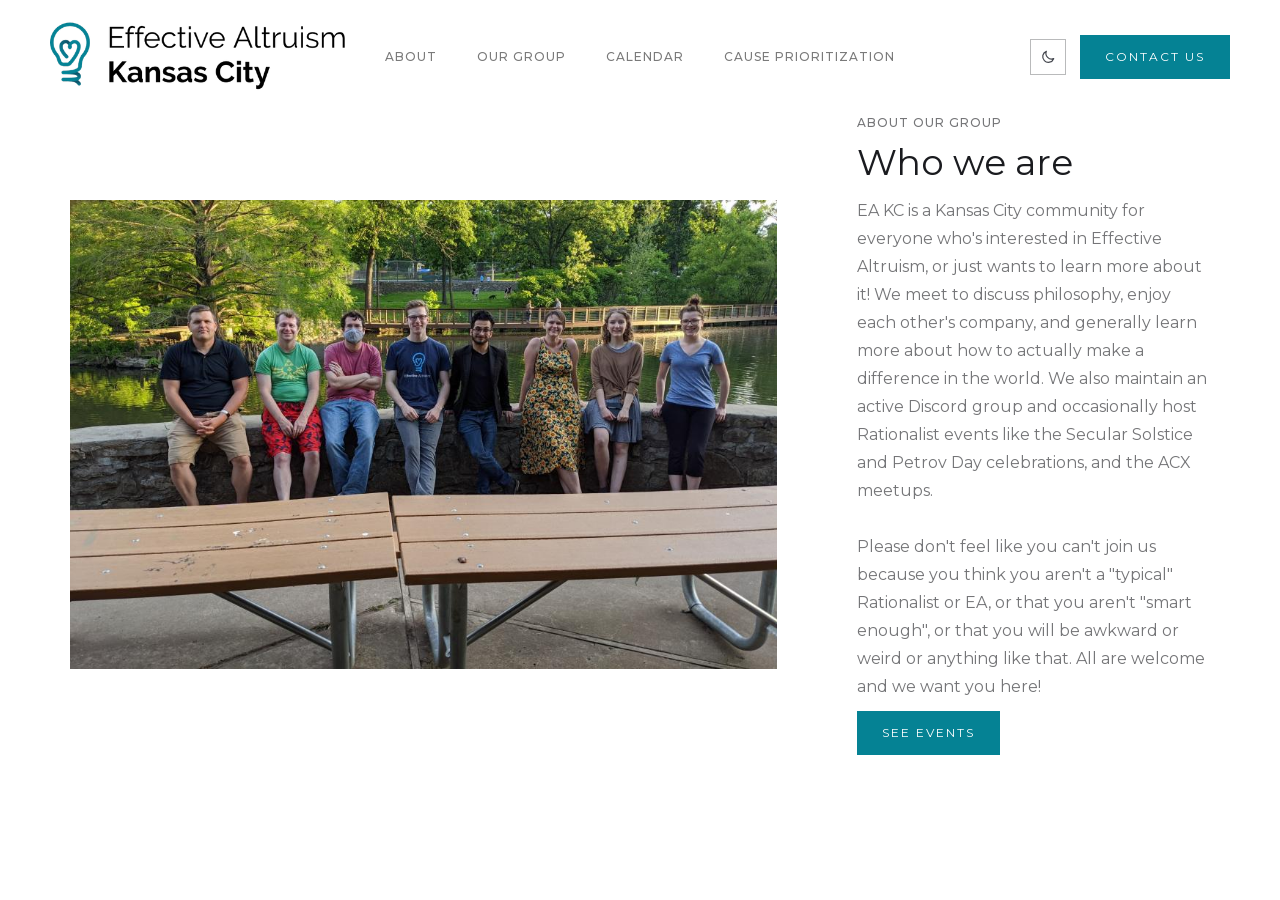
<file: our-group.html>
<!DOCTYPE html>
<html data-wf-page="5efc24c0192ece7bf5b086d4" data-wf-site="5efc24bf9747b84440709797">
<head>
  <meta charset="utf-8">
  <title>Our Group | Effective Altruism Kansas City</title>
  <meta content="EA KC is a Kansas City community for everyone interested in Effective Altruism: metro meetups on doing the most good, an active Discord, and a book club." name="description">
  <meta content="Our Group | Effective Altruism Kansas City" property="og:title">
  <meta content="EA KC is a Kansas City community for everyone interested in Effective Altruism: metro meetups on doing the most good, an active Discord, and a book club." property="og:description">
  <meta content="Our Group | Effective Altruism Kansas City" property="twitter:title">
  <meta content="EA KC is a Kansas City community for everyone interested in Effective Altruism: metro meetups on doing the most good, an active Discord, and a book club." property="twitter:description">
  <meta content="https://www.eakansascity.org/images/ea_gathering.jpg" property="og:image">
  <meta content="https://www.eakansascity.org/images/ea_gathering.jpg" name="twitter:image">
  <meta property="og:type" content="website">
  <meta content="summary_large_image" name="twitter:card">
  <meta content="width=device-width, initial-scale=1" name="viewport">
  <link href="css/normalize.css" rel="stylesheet" type="text/css">
  <link href="css/webflow.css" rel="stylesheet" type="text/css">
  <link href="css/effective-altruism-kansas-city.webflow.css" rel="stylesheet" type="text/css">
  <link href="css/fonts.css" rel="stylesheet" type="text/css">
  <meta name="theme-color" id="meta-theme" content="#ffffff">
  <link href="css/theme.css?v=5" rel="stylesheet" type="text/css">
  <script type="text/javascript">(function(){var t=null;try{t=localStorage.getItem('eakc-theme')}catch(e){}if(t!=='dark'&&t!=='light')t=matchMedia('(prefers-color-scheme: dark)').matches?'dark':'light';document.documentElement.setAttribute('data-theme',t)})();</script>
  <script type="text/javascript">!function(o,c){var n=c.documentElement,t=" w-mod-";n.className+=t+"js",("ontouchstart"in o||o.DocumentTouch&&c instanceof DocumentTouch)&&(n.className+=t+"touch")}(window,document);</script>
  <link href="https://www.eakansascity.org/our-group" rel="canonical">
  <meta content="https://www.eakansascity.org/our-group" property="og:url">
  <link href="images/favicon.ico?v=2" rel="icon" type="image/x-icon">
  <link href="images/favicon-192.png" rel="icon" type="image/png" sizes="192x192">
  <link href="images/webclip.png?v=2" rel="apple-touch-icon">
</head>
<body>
  <div data-collapse="medium" data-animation="default" data-duration="400" role="banner" class="navigation w-nav">
    <div class="navigation-wrap"><a class='logo-link w-nav-brand' href='/'><img src="images/eakclogosmall.png" width="300" srcset="images/eakclogosmall-p-500.png 500w, images/eakclogosmall-p-800.png 800w, images/eakclogosmall-p-1080.png 1080w, images/eakclogosmall-p-1600.png 1600w, images/eakclogosmall.png 1843w" sizes="(max-width: 479px) 205px, (max-width: 991px) 240px, 300px" alt="Effective Altruism Kansas City logo" class="logo-image"></a>
      <div class="menu">
        <nav role="navigation" class="navigation-items w-nav-menu"><a href="/about" class="navigation-item w-nav-link">About</a><a aria-current='page' href="/our-group" class="navigation-item w-nav-link w--current">Our group</a><a href="/calendar" class="navigation-item w-nav-link">Calendar</a><a href="/cause-prioritization" class="navigation-item w-nav-link">Cause Prioritization</a></nav>
        <div class="menu-button w-nav-button"><img src="images/menu-icon_1menu-icon.png" width="22" alt="" class="menu-icon"></div>
      </div>
      <div class="nav-actions">
        <button class="theme-toggle" id="theme-toggle" aria-label="Toggle dark mode">
          <svg class="icon-moon" width="16" height="16" viewBox="0 0 24 24" fill="none" aria-hidden="true"><path d="M20.5 14.5A8.5 8.5 0 0 1 9.5 3.5a8.5 8.5 0 1 0 11 11Z" stroke="currentColor" stroke-width="1.8" stroke-linejoin="round"/></svg>
          <svg class="icon-sun" width="16" height="16" viewBox="0 0 24 24" fill="none" aria-hidden="true"><circle cx="12" cy="12" r="4.4" stroke="currentColor" stroke-width="1.8"/><path d="M12 2.5v2.4M12 19.1v2.4M2.5 12h2.4M19.1 12h2.4M5.3 5.3l1.7 1.7M17 17l1.7 1.7M18.7 5.3 17 7M7 17l-1.7 1.7" stroke="currentColor" stroke-width="1.8" stroke-linecap="round"/></svg>
        </button>
        <a href="mailto:info@eakansascity.org?subject=You&#x27;ve%20got%20mail!" class="button cc-contact-us w-inline-block">
          <div>Contact US</div>
        </a>
      </div>
    </div>
  </div>
  <div class="section">
    <div class="container">
      <div class="home-content-wrap">
        <div class="w-layout-grid about-grid cc-about-2">
          <div id="w-node-76c147234d41-f5b086d4">
            <div class="home-section-wrap">
              <div class="label cc-light">about our group</div>
              <h2 class="section-heading">Who we are</h2>
              <p class="paragraph-light">EA KC is a Kansas City community for everyone who&#x27;s interested in Effective Altruism, or just wants to learn more about it! We meet to discuss philosophy, enjoy each other&#x27;s company, and generally learn more about how to actually make a difference in the world. We also maintain an active Discord group and occasionally host Rationalist events like the Secular Solstice and Petrov Day celebrations, and the ACX meetups.<br><br>Please don&#x27;t feel like you can&#x27;t join us because you think you aren&#x27;t a &quot;typical&quot; Rationalist or EA, or that you aren&#x27;t &quot;smart enough&quot;, or that you will be awkward or weird or anything like that. All are welcome and we want you here!</p>
            </div>
            <a href="/calendar" class="button w-inline-block">
              <div>See events</div>
            </a>
          </div><img src="images/ea_gathering.jpg" srcset="images/ea_gathering-p-500.jpeg 500w, images/ea_gathering.jpg 964w" sizes="(max-width: 479px) 100vw, (max-width: 767px) 96vw, (max-width: 964px) 100vw, 964px" id="w-node-76c147234d4c-f5b086d4" alt="EA Kansas City members gathered at a park meetup"></div>
      </div>
    </div>
  </div>
  <script src="js/jquery-3.4.1.min.js" type="text/javascript" integrity="sha256-CSXorXvZcTkaix6Yvo6HppcZGetbYMGWSFlBw8HfCJo="></script>
  <script src="js/webflow.js" type="text/javascript"></script>
  <script src="js/theme.js" type="text/javascript"></script>
</body>
</html>
</file>
<file: css/webflow.css>
@font-face {
  font-family: 'webflow-icons';
  src: url("[data-uri]") format('truetype');
  font-weight: normal;
  font-style: normal;
}
[class^="w-icon-"],
[class*=" w-icon-"] {
  /* use !important to prevent issues with browser extensions that change fonts */
  font-family: 'webflow-icons' !important;
  speak: none;
  font-style: normal;
  font-weight: normal;
  font-variant: normal;
  text-transform: none;
  line-height: 1;
  /* Better Font Rendering =========== */
  -webkit-font-smoothing: antialiased;
  -moz-osx-font-smoothing: grayscale;
}
.w-icon-slider-right:before {
  content: "\e600";
}
.w-icon-slider-left:before {
  content: "\e601";
}
.w-icon-nav-menu:before {
  content: "\e602";
}
.w-icon-arrow-down:before,
.w-icon-dropdown-toggle:before {
  content: "\e603";
}
.w-icon-file-upload-remove:before {
  content: "\e900";
}
.w-icon-file-upload-icon:before {
  content: "\e903";
}
* {
  -webkit-box-sizing: border-box;
  -moz-box-sizing: border-box;
  box-sizing: border-box;
}
html {
  height: 100%;
}
body {
  margin: 0;
  min-height: 100%;
  background-color: #fff;
  font-family: Arial, sans-serif;
  font-size: 14px;
  line-height: 20px;
  color: #333;
}
img {
  max-width: 100%;
  vertical-align: middle;
  display: inline-block;
}
html.w-mod-touch * {
  background-attachment: scroll !important;
}
.w-block {
  display: block;
}
.w-inline-block {
  max-width: 100%;
  display: inline-block;
}
.w-clearfix:before,
.w-clearfix:after {
  content: " ";
  display: table;
  grid-column-start: 1;
  grid-row-start: 1;
  grid-column-end: 2;
  grid-row-end: 2;
}
.w-clearfix:after {
  clear: both;
}
.w-hidden {
  display: none;
}
.w-button {
  display: inline-block;
  padding: 9px 15px;
  background-color: #3898EC;
  color: white;
  border: 0;
  line-height: inherit;
  text-decoration: none;
  cursor: pointer;
  border-radius: 0;
}
input.w-button {
  -webkit-appearance: button;
}
html[data-w-dynpage] [data-w-cloak] {
  color: transparent !important;
}
.w-webflow-badge,
.w-webflow-badge * {
  position: static;
  left: auto;
  top: auto;
  right: auto;
  bottom: auto;
  z-index: auto;
  display: block;
  visibility: visible;
  overflow: visible;
  overflow-x: visible;
  overflow-y: visible;
  box-sizing: border-box;
  width: auto;
  height: auto;
  max-height: none;
  max-width: none;
  min-height: 0;
  min-width: 0;
  margin: 0;
  padding: 0;
  float: none;
  clear: none;
  border: 0 none transparent;
  border-radius: 0;
  background: none;
  background-image: none;
  background-position: 0% 0%;
  background-size: auto auto;
  background-repeat: repeat;
  background-origin: padding-box;
  background-clip: border-box;
  background-attachment: scroll;
  background-color: transparent;
  box-shadow: none;
  opacity: 1.0;
  transform: none;
  transition: none;
  direction: ltr;
  font-family: inherit;
  font-weight: inherit;
  color: inherit;
  font-size: inherit;
  line-height: inherit;
  font-style: inherit;
  font-variant: inherit;
  text-align: inherit;
  letter-spacing: inherit;
  text-decoration: inherit;
  text-indent: 0;
  text-transform: inherit;
  list-style-type: disc;
  text-shadow: none;
  font-smoothing: auto;
  vertical-align: baseline;
  cursor: inherit;
  white-space: inherit;
  word-break: normal;
  word-spacing: normal;
  word-wrap: normal;
}
.w-webflow-badge {
  position: fixed !important;
  display: inline-block !important;
  visibility: visible !important;
  opacity: 1 !important;
  z-index: 2147483647 !important;
  top: auto !important;
  right: 12px !important;
  bottom: 12px !important;
  left: auto !important;
  color: #AAADB0 !important;
  background-color: #fff !important;
  border-radius: 3px !important;
  padding: 6px 8px 6px 6px !important;
  font-size: 12px !important;
  opacity: 1.0 !important;
  line-height: 14px !important;
  text-decoration: none !important;
  transform: none !important;
  margin: 0 !important;
  width: auto !important;
  height: auto !important;
  overflow: visible !important;
  white-space: nowrap;
  box-shadow: 0 0 0 1px rgba(0, 0, 0, 0.1), 0px 1px 3px rgba(0, 0, 0, 0.1);
  cursor: pointer;
}
.w-webflow-badge > img {
  display: inline-block !important;
  visibility: visible !important;
  opacity: 1 !important;
  vertical-align: middle !important;
}
h1,
h2,
h3,
h4,
h5,
h6 {
  font-weight: bold;
  margin-bottom: 10px;
}
h1 {
  font-size: 38px;
  line-height: 44px;
  margin-top: 20px;
}
h2 {
  font-size: 32px;
  line-height: 36px;
  margin-top: 20px;
}
h3 {
  font-size: 24px;
  line-height: 30px;
  margin-top: 20px;
}
h4 {
  font-size: 18px;
  line-height: 24px;
  margin-top: 10px;
}
h5 {
  font-size: 14px;
  line-height: 20px;
  margin-top: 10px;
}
h6 {
  font-size: 12px;
  line-height: 18px;
  margin-top: 10px;
}
p {
  margin-top: 0;
  margin-bottom: 10px;
}
blockquote {
  margin: 0 0 10px 0;
  padding: 10px 20px;
  border-left: 5px solid #E2E2E2;
  font-size: 18px;
  line-height: 22px;
}
figure {
  margin: 0;
  margin-bottom: 10px;
}
figcaption {
  margin-top: 5px;
  text-align: center;
}
ul,
ol {
  margin-top: 0px;
  margin-bottom: 10px;
  padding-left: 40px;
}
.w-list-unstyled {
  padding-left: 0;
  list-style: none;
}
.w-embed:before,
.w-embed:after {
  content: " ";
  display: table;
  grid-column-start: 1;
  grid-row-start: 1;
  grid-column-end: 2;
  grid-row-end: 2;
}
.w-embed:after {
  clear: both;
}
.w-video {
  width: 100%;
  position: relative;
  padding: 0;
}
.w-video iframe,
.w-video object,
.w-video embed {
  position: absolute;
  top: 0;
  left: 0;
  width: 100%;
  height: 100%;
}
fieldset {
  padding: 0;
  margin: 0;
  border: 0;
}
button,
html input[type="button"],
input[type="reset"] {
  border: 0;
  cursor: pointer;
  -webkit-appearance: button;
}
.w-form {
  margin: 0 0 15px;
}
.w-form-done {
  display: none;
  padding: 20px;
  text-align: center;
  background-color: #dddddd;
}
.w-form-fail {
  display: none;
  margin-top: 10px;
  padding: 10px;
  background-color: #ffdede;
}
label {
  display: block;
  margin-bottom: 5px;
  font-weight: bold;
}
.w-input,
.w-select {
  display: block;
  width: 100%;
  height: 38px;
  padding: 8px 12px;
  margin-bottom: 10px;
  font-size: 14px;
  line-height: 1.428571429;
  color: #333333;
  vertical-align: middle;
  background-color: #ffffff;
  border: 1px solid #cccccc;
}
.w-input:-moz-placeholder,
.w-select:-moz-placeholder {
  color: #999;
}
.w-input::-moz-placeholder,
.w-select::-moz-placeholder {
  color: #999;
  opacity: 1;
}
.w-input:-ms-input-placeholder,
.w-select:-ms-input-placeholder {
  color: #999;
}
.w-input::-webkit-input-placeholder,
.w-select::-webkit-input-placeholder {
  color: #999;
}
.w-input:focus,
.w-select:focus {
  border-color: #3898EC;
  outline: 0;
}
.w-input[disabled],
.w-select[disabled],
.w-input[readonly],
.w-select[readonly],
fieldset[disabled] .w-input,
fieldset[disabled] .w-select {
  cursor: not-allowed;
  background-color: #eeeeee;
}
textarea.w-input,
textarea.w-select {
  height: auto;
}
.w-select {
  background-color: #f3f3f3;
}
.w-select[multiple] {
  height: auto;
}
.w-form-label {
  display: inline-block;
  cursor: pointer;
  font-weight: normal;
  margin-bottom: 0px;
}
.w-radio {
  display: block;
  margin-bottom: 5px;
  padding-left: 20px;
}
.w-radio:before,
.w-radio:after {
  content: " ";
  display: table;
  grid-column-start: 1;
  grid-row-start: 1;
  grid-column-end: 2;
  grid-row-end: 2;
}
.w-radio:after {
  clear: both;
}
.w-radio-input {
  margin: 4px 0 0;
  margin-top: 1px \9;
  line-height: normal;
  float: left;
  margin-left: -20px;
}
.w-radio-input {
  margin-top: 3px;
}
.w-file-upload {
  display: block;
  margin-bottom: 10px;
}
.w-file-upload-input {
  width: 0.1px;
  height: 0.1px;
  opacity: 0;
  overflow: hidden;
  position: absolute;
  z-index: -100;
}
.w-file-upload-default,
.w-file-upload-uploading,
.w-file-upload-success {
  display: inline-block;
  color: #333333;
}
.w-file-upload-error {
  display: block;
  margin-top: 10px;
}
.w-file-upload-default.w-hidden,
.w-file-upload-uploading.w-hidden,
.w-file-upload-error.w-hidden,
.w-file-upload-success.w-hidden {
  display: none;
}
.w-file-upload-uploading-btn {
  display: flex;
  font-size: 14px;
  font-weight: normal;
  cursor: pointer;
  margin: 0;
  padding: 8px 12px;
  border: 1px solid #cccccc;
  background-color: #fafafa;
}
.w-file-upload-file {
  display: flex;
  flex-grow: 1;
  justify-content: space-between;
  margin: 0;
  padding: 8px 9px 8px 11px;
  border: 1px solid #cccccc;
  background-color: #fafafa;
}
.w-file-upload-file-name {
  font-size: 14px;
  font-weight: normal;
  display: block;
}
.w-file-remove-link {
  margin-top: 3px;
  margin-left: 10px;
  width: auto;
  height: auto;
  padding: 3px;
  display: block;
  cursor: pointer;
}
.w-icon-file-upload-remove {
  margin: auto;
  font-size: 10px;
}
.w-file-upload-error-msg {
  display: inline-block;
  color: #ea384c;
  padding: 2px 0;
}
.w-file-upload-info {
  display: inline-block;
  line-height: 38px;
  padding: 0 12px;
}
.w-file-upload-label {
  display: inline-block;
  font-size: 14px;
  font-weight: normal;
  cursor: pointer;
  margin: 0;
  padding: 8px 12px;
  border: 1px solid #cccccc;
  background-color: #fafafa;
}
.w-icon-file-upload-icon,
.w-icon-file-upload-uploading {
  display: inline-block;
  margin-right: 8px;
  width: 20px;
}
.w-icon-file-upload-uploading {
  height: 20px;
}
.w-container {
  margin-left: auto;
  margin-right: auto;
  max-width: 940px;
}
.w-container:before,
.w-container:after {
  content: " ";
  display: table;
  grid-column-start: 1;
  grid-row-start: 1;
  grid-column-end: 2;
  grid-row-end: 2;
}
.w-container:after {
  clear: both;
}
.w-container .w-row {
  margin-left: -10px;
  margin-right: -10px;
}
.w-row:before,
.w-row:after {
  content: " ";
  display: table;
  grid-column-start: 1;
  grid-row-start: 1;
  grid-column-end: 2;
  grid-row-end: 2;
}
.w-row:after {
  clear: both;
}
.w-row .w-row {
  margin-left: 0;
  margin-right: 0;
}
.w-col {
  position: relative;
  float: left;
  width: 100%;
  min-height: 1px;
  padding-left: 10px;
  padding-right: 10px;
}
.w-col .w-col {
  padding-left: 0;
  padding-right: 0;
}
.w-col-1 {
  width: 8.33333333%;
}
.w-col-2 {
  width: 16.66666667%;
}
.w-col-3 {
  width: 25%;
}
.w-col-4 {
  width: 33.33333333%;
}
.w-col-5 {
  width: 41.66666667%;
}
.w-col-6 {
  width: 50%;
}
.w-col-7 {
  width: 58.33333333%;
}
.w-col-8 {
  width: 66.66666667%;
}
.w-col-9 {
  width: 75%;
}
.w-col-10 {
  width: 83.33333333%;
}
.w-col-11 {
  width: 91.66666667%;
}
.w-col-12 {
  width: 100%;
}
.w-hidden-main {
  display: none !important;
}
@media screen and (max-width: 991px) {
  .w-container {
    max-width: 728px;
  }
  .w-hidden-main {
    display: inherit !important;
  }
  .w-hidden-medium {
    display: none !important;
  }
  .w-col-medium-1 {
    width: 8.33333333%;
  }
  .w-col-medium-2 {
    width: 16.66666667%;
  }
  .w-col-medium-3 {
    width: 25%;
  }
  .w-col-medium-4 {
    width: 33.33333333%;
  }
  .w-col-medium-5 {
    width: 41.66666667%;
  }
  .w-col-medium-6 {
    width: 50%;
  }
  .w-col-medium-7 {
    width: 58.33333333%;
  }
  .w-col-medium-8 {
    width: 66.66666667%;
  }
  .w-col-medium-9 {
    width: 75%;
  }
  .w-col-medium-10 {
    width: 83.33333333%;
  }
  .w-col-medium-11 {
    width: 91.66666667%;
  }
  .w-col-medium-12 {
    width: 100%;
  }
  .w-col-stack {
    width: 100%;
    left: auto;
    right: auto;
  }
}
@media screen and (max-width: 767px) {
  .w-hidden-main {
    display: inherit !important;
  }
  .w-hidden-medium {
    display: inherit !important;
  }
  .w-hidden-small {
    display: none !important;
  }
  .w-row,
  .w-container .w-row {
    margin-left: 0;
    margin-right: 0;
  }
  .w-col {
    width: 100%;
    left: auto;
    right: auto;
  }
  .w-col-small-1 {
    width: 8.33333333%;
  }
  .w-col-small-2 {
    width: 16.66666667%;
  }
  .w-col-small-3 {
    width: 25%;
  }
  .w-col-small-4 {
    width: 33.33333333%;
  }
  .w-col-small-5 {
    width: 41.66666667%;
  }
  .w-col-small-6 {
    width: 50%;
  }
  .w-col-small-7 {
    width: 58.33333333%;
  }
  .w-col-small-8 {
    width: 66.66666667%;
  }
  .w-col-small-9 {
    width: 75%;
  }
  .w-col-small-10 {
    width: 83.33333333%;
  }
  .w-col-small-11 {
    width: 91.66666667%;
  }
  .w-col-small-12 {
    width: 100%;
  }
}
@media screen and (max-width: 479px) {
  .w-container {
    max-width: none;
  }
  .w-hidden-main {
    display: inherit !important;
  }
  .w-hidden-medium {
    display: inherit !important;
  }
  .w-hidden-small {
    display: inherit !important;
  }
  .w-hidden-tiny {
    display: none !important;
  }
  .w-col {
    width: 100%;
  }
  .w-col-tiny-1 {
    width: 8.33333333%;
  }
  .w-col-tiny-2 {
    width: 16.66666667%;
  }
  .w-col-tiny-3 {
    width: 25%;
  }
  .w-col-tiny-4 {
    width: 33.33333333%;
  }
  .w-col-tiny-5 {
    width: 41.66666667%;
  }
  .w-col-tiny-6 {
    width: 50%;
  }
  .w-col-tiny-7 {
    width: 58.33333333%;
  }
  .w-col-tiny-8 {
    width: 66.66666667%;
  }
  .w-col-tiny-9 {
    width: 75%;
  }
  .w-col-tiny-10 {
    width: 83.33333333%;
  }
  .w-col-tiny-11 {
    width: 91.66666667%;
  }
  .w-col-tiny-12 {
    width: 100%;
  }
}
.w-widget {
  position: relative;
}
.w-widget-map {
  width: 100%;
  height: 400px;
}
.w-widget-map label {
  width: auto;
  display: inline;
}
.w-widget-map img {
  max-width: inherit;
}
.w-widget-map .gm-style-iw {
  text-align: center;
}
.w-widget-map .gm-style-iw > button {
  display: none !important;
}
.w-widget-twitter {
  overflow: hidden;
}
.w-widget-twitter-count-shim {
  display: inline-block;
  vertical-align: top;
  position: relative;
  width: 28px;
  height: 20px;
  text-align: center;
  background: white;
  border: #758696 solid 1px;
  border-radius: 3px;
}
.w-widget-twitter-count-shim * {
  pointer-events: none;
  -webkit-user-select: none;
  -moz-user-select: none;
  -ms-user-select: none;
  user-select: none;
}
.w-widget-twitter-count-shim .w-widget-twitter-count-inner {
  position: relative;
  font-size: 15px;
  line-height: 12px;
  text-align: center;
  color: #999;
  font-family: serif;
}
.w-widget-twitter-count-shim .w-widget-twitter-count-clear {
  position: relative;
  display: block;
}
.w-widget-twitter-count-shim.w--large {
  width: 36px;
  height: 28px;
}
.w-widget-twitter-count-shim.w--large .w-widget-twitter-count-inner {
  font-size: 18px;
  line-height: 18px;
}
.w-widget-twitter-count-shim:not(.w--vertical) {
  margin-left: 5px;
  margin-right: 8px;
}
.w-widget-twitter-count-shim:not(.w--vertical).w--large {
  margin-left: 6px;
}
.w-widget-twitter-count-shim:not(.w--vertical):before,
.w-widget-twitter-count-shim:not(.w--vertical):after {
  top: 50%;
  left: 0;
  border: solid transparent;
  content: " ";
  height: 0;
  width: 0;
  position: absolute;
  pointer-events: none;
}
.w-widget-twitter-count-shim:not(.w--vertical):before {
  border-color: rgba(117, 134, 150, 0);
  border-right-color: #5d6c7b;
  border-width: 4px;
  margin-left: -9px;
  margin-top: -4px;
}
.w-widget-twitter-count-shim:not(.w--vertical).w--large:before {
  border-width: 5px;
  margin-left: -10px;
  margin-top: -5px;
}
.w-widget-twitter-count-shim:not(.w--vertical):after {
  border-color: rgba(255, 255, 255, 0);
  border-right-color: white;
  border-width: 4px;
  margin-left: -8px;
  margin-top: -4px;
}
.w-widget-twitter-count-shim:not(.w--vertical).w--large:after {
  border-width: 5px;
  margin-left: -9px;
  margin-top: -5px;
}
.w-widget-twitter-count-shim.w--vertical {
  width: 61px;
  height: 33px;
  margin-bottom: 8px;
}
.w-widget-twitter-count-shim.w--vertical:before,
.w-widget-twitter-count-shim.w--vertical:after {
  top: 100%;
  left: 50%;
  border: solid transparent;
  content: " ";
  height: 0;
  width: 0;
  position: absolute;
  pointer-events: none;
}
.w-widget-twitter-count-shim.w--vertical:before {
  border-color: rgba(117, 134, 150, 0);
  border-top-color: #5d6c7b;
  border-width: 5px;
  margin-left: -5px;
}
.w-widget-twitter-count-shim.w--vertical:after {
  border-color: rgba(255, 255, 255, 0);
  border-top-color: white;
  border-width: 4px;
  margin-left: -4px;
}
.w-widget-twitter-count-shim.w--vertical .w-widget-twitter-count-inner {
  font-size: 18px;
  line-height: 22px;
}
.w-widget-twitter-count-shim.w--vertical.w--large {
  width: 76px;
}
.w-widget-gplus {
  overflow: hidden;
}
.w-background-video {
  position: relative;
  overflow: hidden;
  height: 500px;
  color: white;
}
.w-background-video > video {
  background-size: cover;
  background-position: 50% 50%;
  position: absolute;
  margin: auto;
  width: 100%;
  height: 100%;
  right: -100%;
  bottom: -100%;
  top: -100%;
  left: -100%;
  object-fit: cover;
  z-index: -100;
}
.w-background-video > video::-webkit-media-controls-start-playback-button {
  display: none !important;
  -webkit-appearance: none;
}
.w-slider {
  position: relative;
  height: 300px;
  text-align: center;
  background: #dddddd;
  clear: both;
  -webkit-tap-highlight-color: rgba(0, 0, 0, 0);
  tap-highlight-color: rgba(0, 0, 0, 0);
}
.w-slider-mask {
  position: relative;
  display: block;
  overflow: hidden;
  z-index: 1;
  left: 0;
  right: 0;
  height: 100%;
  white-space: nowrap;
}
.w-slide {
  position: relative;
  display: inline-block;
  vertical-align: top;
  width: 100%;
  height: 100%;
  white-space: normal;
  text-align: left;
}
.w-slider-nav {
  position: absolute;
  z-index: 2;
  top: auto;
  right: 0;
  bottom: 0;
  left: 0;
  margin: auto;
  padding-top: 10px;
  height: 40px;
  text-align: center;
  -webkit-tap-highlight-color: rgba(0, 0, 0, 0);
  tap-highlight-color: rgba(0, 0, 0, 0);
}
.w-slider-nav.w-round > div {
  border-radius: 100%;
}
.w-slider-nav.w-num > div {
  width: auto;
  height: auto;
  padding: 0.2em 0.5em;
  font-size: inherit;
  line-height: inherit;
}
.w-slider-nav.w-shadow > div {
  box-shadow: 0 0 3px rgba(51, 51, 51, 0.4);
}
.w-slider-nav-invert {
  color: #fff;
}
.w-slider-nav-invert > div {
  background-color: rgba(34, 34, 34, 0.4);
}
.w-slider-nav-invert > div.w-active {
  background-color: #222;
}
.w-slider-dot {
  position: relative;
  display: inline-block;
  width: 1em;
  height: 1em;
  background-color: rgba(255, 255, 255, 0.4);
  cursor: pointer;
  margin: 0 3px 0.5em;
  transition: background-color 100ms, color 100ms;
}
.w-slider-dot.w-active {
  background-color: #fff;
}
.w-slider-arrow-left,
.w-slider-arrow-right {
  position: absolute;
  width: 80px;
  top: 0;
  right: 0;
  bottom: 0;
  left: 0;
  margin: auto;
  cursor: pointer;
  overflow: hidden;
  color: white;
  font-size: 40px;
  -webkit-tap-highlight-color: rgba(0, 0, 0, 0);
  tap-highlight-color: rgba(0, 0, 0, 0);
  -webkit-user-select: none;
  -moz-user-select: none;
  -ms-user-select: none;
  user-select: none;
}
.w-slider-arrow-left [class^="w-icon-"],
.w-slider-arrow-right [class^="w-icon-"],
.w-slider-arrow-left [class*=" w-icon-"],
.w-slider-arrow-right [class*=" w-icon-"] {
  position: absolute;
}
.w-slider-arrow-left {
  z-index: 3;
  right: auto;
}
.w-slider-arrow-right {
  z-index: 4;
  left: auto;
}
.w-icon-slider-left,
.w-icon-slider-right {
  top: 0;
  right: 0;
  bottom: 0;
  left: 0;
  margin: auto;
  width: 1em;
  height: 1em;
}
.w-dropdown {
  display: inline-block;
  position: relative;
  text-align: left;
  margin-left: auto;
  margin-right: auto;
  z-index: 900;
}
.w-dropdown-btn,
.w-dropdown-toggle,
.w-dropdown-link {
  position: relative;
  vertical-align: top;
  text-decoration: none;
  color: #222222;
  padding: 20px;
  text-align: left;
  margin-left: auto;
  margin-right: auto;
  white-space: nowrap;
}
.w-dropdown-toggle {
  -webkit-user-select: none;
  -moz-user-select: none;
  -ms-user-select: none;
  user-select: none;
  display: inline-block;
  cursor: pointer;
  padding-right: 40px;
}
.w-icon-dropdown-toggle {
  position: absolute;
  top: 0;
  right: 0;
  bottom: 0;
  margin: auto;
  margin-right: 20px;
  width: 1em;
  height: 1em;
}
.w-dropdown-list {
  position: absolute;
  background: #dddddd;
  display: none;
  min-width: 100%;
}
.w-dropdown-list.w--open {
  display: block;
}
.w-dropdown-link {
  padding: 10px 20px;
  display: block;
  color: #222222;
}
.w-dropdown-link.w--current {
  color: #0082f3;
}
@media screen and (max-width: 767px) {
  .w-nav-brand {
    padding-left: 10px;
  }
}
/**
 * ## Note
 * Safari (on both iOS and OS X) does not handle viewport units (vh, vw) well.
 * For example percentage units do not work on descendants of elements that
 * have any dimensions expressed in viewport units. It also doesn’t handle them at
 * all in `calc()`.
 */
/**
 * Wrapper around all lightbox elements
 *
 * 1. Since the lightbox can receive focus, IE also gives it an outline.
 * 2. Fixes flickering on Chrome when a transition is in progress
 *    underneath the lightbox.
 */
.w-lightbox-backdrop {
  color: #000;
  cursor: auto;
  font-family: serif;
  font-size: medium;
  font-style: normal;
  font-variant: normal;
  font-weight: normal;
  letter-spacing: normal;
  line-height: normal;
  list-style: disc;
  text-align: start;
  text-indent: 0;
  text-shadow: none;
  text-transform: none;
  visibility: visible;
  white-space: normal;
  word-break: normal;
  word-spacing: normal;
  word-wrap: normal;
  position: fixed;
  top: 0;
  right: 0;
  bottom: 0;
  left: 0;
  color: #fff;
  font-family: "Helvetica Neue", Helvetica, Ubuntu, "Segoe UI", Verdana, sans-serif;
  font-size: 17px;
  line-height: 1.2;
  font-weight: 300;
  text-align: center;
  background: rgba(0, 0, 0, 0.9);
  z-index: 2000;
  outline: 0;
  /* 1 */
  opacity: 0;
  -webkit-user-select: none;
  -moz-user-select: none;
  -ms-user-select: none;
  -webkit-tap-highlight-color: transparent;
  -webkit-transform: translate(0, 0);
  /* 2 */
}
/**
 * Neat trick to bind the rubberband effect to our canvas instead of the whole
 * document on iOS. It also prevents a bug that causes the document underneath to scroll.
 */
.w-lightbox-backdrop,
.w-lightbox-container {
  height: 100%;
  overflow: auto;
  -webkit-overflow-scrolling: touch;
}
.w-lightbox-content {
  position: relative;
  height: 100vh;
  overflow: hidden;
}
.w-lightbox-view {
  position: absolute;
  width: 100vw;
  height: 100vh;
  opacity: 0;
}
.w-lightbox-view:before {
  content: "";
  height: 100vh;
}
/* .w-lightbox-content */
.w-lightbox-group,
.w-lightbox-group .w-lightbox-view,
.w-lightbox-group .w-lightbox-view:before {
  height: 86vh;
}
.w-lightbox-frame,
.w-lightbox-view:before {
  display: inline-block;
  vertical-align: middle;
}
/*
 * 1. Remove default margin set by user-agent on the <figure> element.
 */
.w-lightbox-figure {
  position: relative;
  margin: 0;
  /* 1 */
}
.w-lightbox-group .w-lightbox-figure {
  cursor: pointer;
}
/**
 * IE adds image dimensions as width and height attributes on the IMG tag,
 * but we need both width and height to be set to auto to enable scaling.
 */
.w-lightbox-img {
  width: auto;
  height: auto;
  max-width: none;
}
/**
 * 1. Reset if style is set by user on "All Images"
 */
.w-lightbox-image {
  display: block;
  float: none;
  /* 1 */
  max-width: 100vw;
  max-height: 100vh;
}
.w-lightbox-group .w-lightbox-image {
  max-height: 86vh;
}
.w-lightbox-caption {
  position: absolute;
  right: 0;
  bottom: 0;
  left: 0;
  padding: .5em 1em;
  background: rgba(0, 0, 0, 0.4);
  text-align: left;
  text-overflow: ellipsis;
  white-space: nowrap;
  overflow: hidden;
}
.w-lightbox-embed {
  position: absolute;
  top: 0;
  right: 0;
  bottom: 0;
  left: 0;
  width: 100%;
  height: 100%;
}
.w-lightbox-control {
  position: absolute;
  top: 0;
  width: 4em;
  background-size: 24px;
  background-repeat: no-repeat;
  background-position: center;
  cursor: pointer;
  -webkit-transition: all .3s;
  transition: all .3s;
}
.w-lightbox-left {
  display: none;
  bottom: 0;
  left: 0;
  /* <svg xmlns="http://www.w3.org/2000/svg" viewBox="-20 0 24 40" width="24" height="40"><g transform="rotate(45)"><path d="m0 0h5v23h23v5h-28z" opacity=".4"/><path d="m1 1h3v23h23v3h-26z" fill="#fff"/></g></svg> */
  background-image: url("[data-uri]");
}
.w-lightbox-right {
  display: none;
  right: 0;
  bottom: 0;
  /* <svg xmlns="http://www.w3.org/2000/svg" viewBox="-4 0 24 40" width="24" height="40"><g transform="rotate(45)"><path d="m0-0h28v28h-5v-23h-23z" opacity=".4"/><path d="m1 1h26v26h-3v-23h-23z" fill="#fff"/></g></svg> */
  background-image: url("[data-uri]");
}
/*
 * Without specifying the with and height inside the SVG, all versions of IE render the icon too small.
 * The bug does not seem to manifest itself if the elements are tall enough such as the above arrows.
 * (http://stackoverflow.com/questions/16092114/background-size-differs-in-internet-explorer)
 */
.w-lightbox-close {
  right: 0;
  height: 2.6em;
  /* <svg xmlns="http://www.w3.org/2000/svg" viewBox="-4 0 18 17" width="18" height="17"><g transform="rotate(45)"><path d="m0 0h7v-7h5v7h7v5h-7v7h-5v-7h-7z" opacity=".4"/><path d="m1 1h7v-7h3v7h7v3h-7v7h-3v-7h-7z" fill="#fff"/></g></svg> */
  background-image: url("[data-uri]");
  background-size: 18px;
}
/**
 * 1. All IE versions add extra space at the bottom without this.
 */
.w-lightbox-strip {
  position: absolute;
  bottom: 0;
  left: 0;
  right: 0;
  padding: 0 1vh;
  line-height: 0;
  /* 1 */
  white-space: nowrap;
  overflow-x: auto;
  overflow-y: hidden;
}
/*
 * 1. We use content-box to avoid having to do `width: calc(10vh + 2vw)`
 *    which doesn’t work in Safari anyway.
 * 2. Chrome renders images pixelated when switching to GPU. Making sure
 *    the parent is also rendered on the GPU (by setting translate3d for
 *    example) fixes this behavior.
 */
.w-lightbox-item {
  display: inline-block;
  width: 10vh;
  padding: 2vh 1vh;
  box-sizing: content-box;
  /* 1 */
  cursor: pointer;
  -webkit-transform: translate3d(0, 0, 0);
  /* 2 */
}
.w-lightbox-active {
  opacity: .3;
}
.w-lightbox-thumbnail {
  position: relative;
  height: 10vh;
  background: #222;
  overflow: hidden;
}
.w-lightbox-thumbnail-image {
  position: absolute;
  top: 0;
  left: 0;
}
.w-lightbox-thumbnail .w-lightbox-tall {
  top: 50%;
  width: 100%;
  -webkit-transform: translate(0, -50%);
  -ms-transform: translate(0, -50%);
  transform: translate(0, -50%);
}
.w-lightbox-thumbnail .w-lightbox-wide {
  left: 50%;
  height: 100%;
  -webkit-transform: translate(-50%, 0);
  -ms-transform: translate(-50%, 0);
  transform: translate(-50%, 0);
}
/*
 * Spinner
 *
 * Absolute pixel values are used to avoid rounding errors that would cause
 * the white spinning element to be misaligned with the track.
 */
.w-lightbox-spinner {
  position: absolute;
  top: 50%;
  left: 50%;
  box-sizing: border-box;
  width: 40px;
  height: 40px;
  margin-top: -20px;
  margin-left: -20px;
  border: 5px solid rgba(0, 0, 0, 0.4);
  border-radius: 50%;
  -webkit-animation: spin .8s infinite linear;
  animation: spin .8s infinite linear;
}
.w-lightbox-spinner:after {
  content: "";
  position: absolute;
  top: -4px;
  right: -4px;
  bottom: -4px;
  left: -4px;
  border: 3px solid transparent;
  border-bottom-color: #fff;
  border-radius: 50%;
}
/*
 * Utility classes
 */
.w-lightbox-hide {
  display: none;
}
.w-lightbox-noscroll {
  overflow: hidden;
}
@media (min-width: 768px) {
  .w-lightbox-content {
    height: 96vh;
    margin-top: 2vh;
  }
  .w-lightbox-view,
  .w-lightbox-view:before {
    height: 96vh;
  }
  /* .w-lightbox-content */
  .w-lightbox-group,
  .w-lightbox-group .w-lightbox-view,
  .w-lightbox-group .w-lightbox-view:before {
    height: 84vh;
  }
  .w-lightbox-image {
    max-width: 96vw;
    max-height: 96vh;
  }
  .w-lightbox-group .w-lightbox-image {
    max-width: 82.3vw;
    max-height: 84vh;
  }
  .w-lightbox-left,
  .w-lightbox-right {
    display: block;
    opacity: .5;
  }
  .w-lightbox-close {
    opacity: .8;
  }
  .w-lightbox-control:hover {
    opacity: 1;
  }
}
.w-lightbox-inactive,
.w-lightbox-inactive:hover {
  opacity: 0;
}
.w-richtext:before,
.w-richtext:after {
  content: " ";
  display: table;
  grid-column-start: 1;
  grid-row-start: 1;
  grid-column-end: 2;
  grid-row-end: 2;
}
.w-richtext:after {
  clear: both;
}
.w-richtext[contenteditable="true"]:before,
.w-richtext[contenteditable="true"]:after {
  white-space: initial;
}
.w-richtext ol,
.w-richtext ul {
  overflow: hidden;
}
.w-richtext .w-richtext-figure-selected.w-richtext-figure-type-video div:after,
.w-richtext .w-richtext-figure-selected[data-rt-type="video"] div:after {
  outline: 2px solid #2895f7;
}
.w-richtext .w-richtext-figure-selected.w-richtext-figure-type-image div,
.w-richtext .w-richtext-figure-selected[data-rt-type="image"] div {
  outline: 2px solid #2895f7;
}
.w-richtext figure.w-richtext-figure-type-video > div:after,
.w-richtext figure[data-rt-type="video"] > div:after {
  content: '';
  position: absolute;
  display: none;
  left: 0;
  top: 0;
  right: 0;
  bottom: 0;
}
.w-richtext figure {
  position: relative;
  max-width: 60%;
}
.w-richtext figure > div:before {
  cursor: default!important;
}
.w-richtext figure img {
  width: 100%;
}
.w-richtext figure figcaption.w-richtext-figcaption-placeholder {
  opacity: 0.6;
}
.w-richtext figure div {
  /* fix incorrectly sized selection border in the data manager */
  font-size: 0px;
  color: transparent;
}
.w-richtext figure.w-richtext-figure-type-image,
.w-richtext figure[data-rt-type="image"] {
  display: table;
}
.w-richtext figure.w-richtext-figure-type-image > div,
.w-richtext figure[data-rt-type="image"] > div {
  display: inline-block;
}
.w-richtext figure.w-richtext-figure-type-image > figcaption,
.w-richtext figure[data-rt-type="image"] > figcaption {
  display: table-caption;
  caption-side: bottom;
}
.w-richtext figure.w-richtext-figure-type-video,
.w-richtext figure[data-rt-type="video"] {
  width: 60%;
  height: 0;
}
.w-richtext figure.w-richtext-figure-type-video iframe,
.w-richtext figure[data-rt-type="video"] iframe {
  position: absolute;
  top: 0;
  left: 0;
  width: 100%;
  height: 100%;
}
.w-richtext figure.w-richtext-figure-type-video > div,
.w-richtext figure[data-rt-type="video"] > div {
  width: 100%;
}
.w-richtext figure.w-richtext-align-center {
  margin-right: auto;
  margin-left: auto;
  clear: both;
}
.w-richtext figure.w-richtext-align-center.w-richtext-figure-type-image > div,
.w-richtext figure.w-richtext-align-center[data-rt-type="image"] > div {
  max-width: 100%;
}
.w-richtext figure.w-richtext-align-normal {
  clear: both;
}
.w-richtext figure.w-richtext-align-fullwidth {
  width: 100%;
  max-width: 100%;
  text-align: center;
  clear: both;
  display: block;
  margin-right: auto;
  margin-left: auto;
}
.w-richtext figure.w-richtext-align-fullwidth > div {
  display: inline-block;
  /* padding-bottom is used for aspect ratios in video figures
      we want the div to inherit that so hover/selection borders in the designer-canvas
      fit right*/
  padding-bottom: inherit;
}
.w-richtext figure.w-richtext-align-fullwidth > figcaption {
  display: block;
}
.w-richtext figure.w-richtext-align-floatleft {
  float: left;
  margin-right: 15px;
  clear: none;
}
.w-richtext figure.w-richtext-align-floatright {
  float: right;
  margin-left: 15px;
  clear: none;
}
.w-nav {
  position: relative;
  background: #dddddd;
  z-index: 1000;
}
.w-nav:before,
.w-nav:after {
  content: " ";
  display: table;
  grid-column-start: 1;
  grid-row-start: 1;
  grid-column-end: 2;
  grid-row-end: 2;
}
.w-nav:after {
  clear: both;
}
.w-nav-brand {
  position: relative;
  float: left;
  text-decoration: none;
  color: #333333;
}
.w-nav-link {
  position: relative;
  display: inline-block;
  vertical-align: top;
  text-decoration: none;
  color: #222222;
  padding: 20px;
  text-align: left;
  margin-left: auto;
  margin-right: auto;
}
.w-nav-link.w--current {
  color: #0082f3;
}
.w-nav-menu {
  position: relative;
  float: right;
}
[data-nav-menu-open] {
  display: block !important;
  position: absolute;
  top: 100%;
  left: 0;
  right: 0;
  background: #C8C8C8;
  text-align: center;
  overflow: visible;
  min-width: 200px;
}
.w--nav-link-open {
  display: block;
  position: relative;
}
.w-nav-overlay {
  position: absolute;
  overflow: hidden;
  display: none;
  top: 100%;
  left: 0;
  right: 0;
  width: 100%;
}
.w-nav-overlay [data-nav-menu-open] {
  top: 0;
}
.w-nav[data-animation="over-left"] .w-nav-overlay {
  width: auto;
}
.w-nav[data-animation="over-left"] .w-nav-overlay,
.w-nav[data-animation="over-left"] [data-nav-menu-open] {
  right: auto;
  z-index: 1;
  top: 0;
}
.w-nav[data-animation="over-right"] .w-nav-overlay {
  width: auto;
}
.w-nav[data-animation="over-right"] .w-nav-overlay,
.w-nav[data-animation="over-right"] [data-nav-menu-open] {
  left: auto;
  z-index: 1;
  top: 0;
}
.w-nav-button {
  position: relative;
  float: right;
  padding: 18px;
  font-size: 24px;
  display: none;
  cursor: pointer;
  -webkit-tap-highlight-color: rgba(0, 0, 0, 0);
  tap-highlight-color: rgba(0, 0, 0, 0);
  -webkit-user-select: none;
  -moz-user-select: none;
  -ms-user-select: none;
  user-select: none;
}
.w-nav-button:focus {
  outline: 0;
}
.w-nav-button.w--open {
  background-color: #C8C8C8;
  color: white;
}
.w-nav[data-collapse="all"] .w-nav-menu {
  display: none;
}
.w-nav[data-collapse="all"] .w-nav-button {
  display: block;
}
.w--nav-dropdown-open {
  display: block;
}
.w--nav-dropdown-toggle-open {
  display: block;
}
.w--nav-dropdown-list-open {
  position: static;
}
@media screen and (max-width: 991px) {
  .w-nav[data-collapse="medium"] .w-nav-menu {
    display: none;
  }
  .w-nav[data-collapse="medium"] .w-nav-button {
    display: block;
  }
}
@media screen and (max-width: 767px) {
  .w-nav[data-collapse="small"] .w-nav-menu {
    display: none;
  }
  .w-nav[data-collapse="small"] .w-nav-button {
    display: block;
  }
  .w-nav-brand {
    padding-left: 10px;
  }
}
@media screen and (max-width: 479px) {
  .w-nav[data-collapse="tiny"] .w-nav-menu {
    display: none;
  }
  .w-nav[data-collapse="tiny"] .w-nav-button {
    display: block;
  }
}
.w-tabs {
  position: relative;
}
.w-tabs:before,
.w-tabs:after {
  content: " ";
  display: table;
  grid-column-start: 1;
  grid-row-start: 1;
  grid-column-end: 2;
  grid-row-end: 2;
}
.w-tabs:after {
  clear: both;
}
.w-tab-menu {
  position: relative;
}
.w-tab-link {
  position: relative;
  display: inline-block;
  vertical-align: top;
  text-decoration: none;
  padding: 9px 30px;
  text-align: left;
  cursor: pointer;
  color: #222222;
  background-color: #dddddd;
}
.w-tab-link.w--current {
  background-color: #C8C8C8;
}
.w-tab-link:focus {
  outline: 0;
}
.w-tab-content {
  position: relative;
  display: block;
  overflow: hidden;
}
.w-tab-pane {
  position: relative;
  display: none;
}
.w--tab-active {
  display: block;
}
@media screen and (max-width: 479px) {
  .w-tab-link {
    display: block;
  }
}
.w-ix-emptyfix:after {
  content: "";
}
@keyframes spin {
  0% {
    transform: rotate(0deg);
  }
  100% {
    transform: rotate(360deg);
  }
}
.w-dyn-empty {
  padding: 10px;
  background-color: #dddddd;
}
.w-dyn-hide {
  display: none !important;
}
.w-dyn-bind-empty {
  display: none !important;
}
.w-condition-invisible {
  display: none !important;
}
</file>
<file: css/effective-altruism-kansas-city.webflow.css>
.w-layout-grid {
  display: -ms-grid;
  display: grid;
  grid-auto-columns: 1fr;
  -ms-grid-columns: 1fr 1fr;
  grid-template-columns: 1fr 1fr;
  -ms-grid-rows: auto auto;
  grid-template-rows: auto auto;
  grid-row-gap: 16px;
  grid-column-gap: 16px;
}

body {
  font-family: Montserrat, sans-serif;
  color: #1a1b1f;
  font-size: 16px;
  line-height: 28px;
  font-weight: 400;
}

h1 {
  margin-top: 20px;
  margin-bottom: 15px;
  font-size: 44px;
  line-height: 62px;
  font-weight: 400;
}

h2 {
  margin-top: 10px;
  margin-bottom: 10px;
  font-size: 36px;
  line-height: 50px;
  font-weight: 400;
}

h3 {
  margin-top: 10px;
  margin-bottom: 10px;
  font-size: 30px;
  line-height: 46px;
  font-weight: 400;
}

h4 {
  margin-top: 10px;
  margin-bottom: 10px;
  font-size: 24px;
  line-height: 38px;
  font-weight: 400;
}

h5 {
  margin-top: 10px;
  margin-bottom: 10px;
  font-size: 20px;
  line-height: 34px;
  font-weight: 500;
}

h6 {
  margin-top: 10px;
  margin-bottom: 10px;
  font-size: 16px;
  line-height: 28px;
  font-weight: 500;
}

p {
  margin-bottom: 10px;
}

a {
  display: block;
  -webkit-transition: opacity 200ms ease;
  transition: opacity 200ms ease;
  color: #1a1b1f;
  text-decoration: underline;
}

a:hover {
  color: #32343a;
}

a:active {
  color: #43464d;
}

ul {
  margin-top: 20px;
  margin-bottom: 10px;
  padding-left: 40px;
  list-style-type: disc;
}

li {
  margin-bottom: 10px;
}

img {
  display: block;
}

label {
  margin-bottom: 10px;
  font-size: 12px;
  line-height: 20px;
  font-weight: 500;
  letter-spacing: 1px;
  text-transform: uppercase;
}

blockquote {
  margin-top: 25px;
  margin-bottom: 25px;
  padding: 15px 30px;
  border-left: 5px solid #e2e2e2;
  font-size: 20px;
  line-height: 34px;
}

figure {
  margin-top: 25px;
  padding-bottom: 20px;
}

figcaption {
  margin-top: 5px;
  opacity: 0.6;
  font-size: 14px;
  line-height: 26px;
  text-align: center;
}

.divider {
  height: 1px;
  background-color: #eee;
}

.styleguide-content-wrap {
  text-align: center;
}

.section {
  margin-right: 30px;
  margin-left: 30px;
}

.section.cc-cta {
  padding-right: 80px;
  padding-left: 80px;
  background-color: #f4f4f4;
}

.section.cc-store-home-wrap {
  margin-right: 0px;
  margin-left: 0px;
}

.styleguide-block {
  display: block;
  margin-top: 80px;
  margin-bottom: 80px;
  -webkit-box-orient: vertical;
  -webkit-box-direction: normal;
  -webkit-flex-direction: column;
  -ms-flex-direction: column;
  flex-direction: column;
  -webkit-box-align: center;
  -webkit-align-items: center;
  -ms-flex-align: center;
  align-items: center;
  text-align: left;
}

.container {
  width: 100%;
  max-width: 1140px;
  margin-right: auto;
  margin-left: auto;
}

.paragraph-tiny {
  font-size: 12px;
  line-height: 20px;
}

.paragraph-bigger {
  margin-bottom: 10px;
  opacity: 1;
  font-size: 20px;
  line-height: 34px;
  font-weight: 400;
}

.paragraph-bigger.cc-bigger-light {
  opacity: 0.6;
}

.paragraph-bigger.cc-bigger-white-light {
  opacity: 1;
}

.button {
  padding: 12px 25px;
  border-radius: 0px;
  background-color: #058294;
  -webkit-transition: background-color 400ms ease, opacity 400ms ease, color 400ms ease;
  transition: background-color 400ms ease, opacity 400ms ease, color 400ms ease;
  color: #fff;
  font-size: 12px;
  line-height: 20px;
  letter-spacing: 2px;
  text-decoration: none;
  text-transform: uppercase;
}

.button:hover {
  background-color: #32343a;
  color: #fff;
}

.button:active {
  background-color: #43464d;
}

.button.cc-jumbo-button {
  padding: 16px 35px;
  font-size: 14px;
  line-height: 26px;
}

.button.cc-jumbo-button.cc-jumbo-white {
  background-color: #fff;
  color: #000;
}

.button.cc-jumbo-button.cc-jumbo-white:hover {
  background-color: #f1f1f1;
}

.button.cc-jumbo-button.cc-jumbo-white:active {
  background-color: #e1e1e1;
}

.button.cc-contact-us {
  position: relative;
  z-index: 5;
  background-color: #058294;
}

.button.cc-white-button {
  padding: 16px 35px;
  background-color: #fff;
  color: #202020;
  font-size: 14px;
  line-height: 26px;
}

.button.cc-white-button:hover {
  background-color: hsla(0, 0%, 100%, 0.8);
}

.button.cc-white-button:active {
  background-color: hsla(0, 0%, 100%, 0.9);
}

.label {
  margin-bottom: 10px;
  font-size: 12px;
  line-height: 20px;
  font-weight: 500;
  letter-spacing: 1px;
  text-transform: uppercase;
}

.label.cc-styleguide-label {
  margin-bottom: 25px;
}

.label.cc-light {
  opacity: 0.6;
}

.label.cc-blog-date {
  margin-top: 20px;
  opacity: 0.6;
}

.heading-jumbo-tiny {
  margin-top: 10px;
  margin-bottom: 10px;
  font-size: 18px;
  line-height: 32px;
  font-weight: 500;
  text-transform: uppercase;
}

.rich-text {
  width: 70%;
  margin-right: auto;
  margin-bottom: 100px;
  margin-left: auto;
}

.rich-text p {
  margin-top: 15px;
  margin-bottom: 25px;
  opacity: 0.6;
}

.paragraph-light {
  opacity: 0.6;
}

.heading-jumbo {
  margin-top: 10px;
  margin-bottom: 10px;
  font-size: 64px;
  line-height: 80px;
  font-weight: 600;
  text-transform: none;
}

.heading-jumbo.cc-white-heading-jumbo {
  color: #fff;
}

.heading-jumbo-small {
  margin-top: 10px;
  margin-bottom: 15px;
  font-size: 36px;
  line-height: 50px;
  font-weight: 400;
  text-transform: none;
}

.styleguide-button-wrap {
  margin-top: 10px;
  margin-bottom: 10px;
}

.styleguide-header-wrap {
  display: -webkit-box;
  display: -webkit-flex;
  display: -ms-flexbox;
  display: flex;
  height: 460px;
  padding: 30px;
  -webkit-box-orient: vertical;
  -webkit-box-direction: normal;
  -webkit-flex-direction: column;
  -ms-flex-direction: column;
  flex-direction: column;
  -webkit-box-pack: center;
  -webkit-justify-content: center;
  -ms-flex-pack: center;
  justify-content: center;
  -webkit-box-align: center;
  -webkit-align-items: center;
  -ms-flex-align: center;
  align-items: center;
  background-color: #1a1b1f;
  color: #fff;
  text-align: center;
}

.paragraph-small {
  font-size: 14px;
  line-height: 26px;
}

.logo-link {
  z-index: 1;
}

.logo-link:hover {
  opacity: 0.8;
}

.logo-link:active {
  opacity: 0.7;
}

.menu {
  position: absolute;
  left: 0%;
  top: 0%;
  right: 0%;
  bottom: 0%;
  z-index: 0;
  display: -webkit-box;
  display: -webkit-flex;
  display: -ms-flexbox;
  display: flex;
  -webkit-box-pack: center;
  -webkit-justify-content: center;
  -ms-flex-pack: center;
  justify-content: center;
  -webkit-box-align: center;
  -webkit-align-items: center;
  -ms-flex-align: center;
  align-items: center;
}

.navigation-wrap {
  position: relative;
  display: -webkit-box;
  display: -webkit-flex;
  display: -ms-flexbox;
  display: flex;
  -webkit-box-pack: justify;
  -webkit-justify-content: space-between;
  -ms-flex-pack: justify;
  justify-content: space-between;
  -webkit-box-align: center;
  -webkit-align-items: center;
  -ms-flex-align: center;
  align-items: center;
  -webkit-box-flex: 1;
  -webkit-flex: 1;
  -ms-flex: 1;
  flex: 1;
}

.navigation {
  display: -webkit-box;
  display: -webkit-flex;
  display: -ms-flexbox;
  display: flex;
  padding: 30px 50px;
  -webkit-box-align: center;
  -webkit-align-items: center;
  -ms-flex-align: center;
  align-items: center;
  background-color: transparent;
}

.navigation-item {
  padding-top: 9px;
  padding-bottom: 9px;
  opacity: 0.6;
  font-size: 12px;
  line-height: 20px;
  font-weight: 500;
  letter-spacing: 1px;
  text-transform: uppercase;
}

.navigation-item:hover {
  opacity: 0.9;
}

.navigation-item:active {
  opacity: 0.8;
}

.navigation-item.w--current {
  opacity: 1;
  color: #1a1b1f;
  font-weight: 600;
}

.navigation-item.w--current:hover {
  opacity: 0.8;
  color: #32343a;
}

.navigation-item.w--current:active {
  opacity: 0.7;
  color: #32343a;
}

.logo-image {
  display: block;
}

.navigation-items {
  display: -webkit-box;
  display: -webkit-flex;
  display: -ms-flexbox;
  display: flex;
  -webkit-box-pack: center;
  -webkit-justify-content: center;
  -ms-flex-pack: center;
  justify-content: center;
  -webkit-box-align: center;
  -webkit-align-items: center;
  -ms-flex-align: center;
  align-items: center;
  -webkit-box-flex: 0;
  -webkit-flex: 0 0 auto;
  -ms-flex: 0 0 auto;
  flex: 0 0 auto;
}

.footer-wrap {
  display: -webkit-box;
  display: -webkit-flex;
  display: -ms-flexbox;
  display: flex;
  padding-top: 70px;
  padding-bottom: 70px;
  -webkit-box-pack: center;
  -webkit-justify-content: center;
  -ms-flex-pack: center;
  justify-content: center;
  -webkit-box-align: center;
  -webkit-align-items: center;
  -ms-flex-align: center;
  align-items: center;
}

.webflow-link {
  display: -webkit-box;
  display: -webkit-flex;
  display: -ms-flexbox;
  display: flex;
  -webkit-box-align: center;
  -webkit-align-items: center;
  -ms-flex-align: center;
  align-items: center;
  opacity: 0.5;
  -webkit-transition: opacity 400ms ease;
  transition: opacity 400ms ease;
  text-decoration: none;
}

.webflow-link:hover {
  opacity: 1;
}

.webflow-link:active {
  opacity: 0.8;
}

.webflow-logo-tiny {
  margin-top: -2px;
  margin-right: 8px;
}

.cta-text {
  width: 70%;
  margin-right: auto;
  margin-bottom: 35px;
  margin-left: auto;
}

.cta-wrap {
  display: -webkit-box;
  display: -webkit-flex;
  display: -ms-flexbox;
  display: flex;
  padding-top: 110px;
  padding-bottom: 120px;
  -webkit-box-pack: center;
  -webkit-justify-content: center;
  -ms-flex-pack: center;
  justify-content: center;
  text-align: center;
}

.intro-header {
  display: -webkit-box;
  display: -webkit-flex;
  display: -ms-flexbox;
  display: flex;
  height: 620px;
  margin-bottom: 0px;
  -webkit-box-pack: center;
  -webkit-justify-content: center;
  -ms-flex-pack: center;
  justify-content: center;
  -webkit-box-align: center;
  -webkit-align-items: center;
  -ms-flex-align: center;
  align-items: center;
  background-color: #f4f4f4;
  background-image: url('../images/eakc_group.jpg');
  background-position: 50% 50%;
  background-size: cover;
  background-attachment: fixed;
  color: #fff;
}

.intro-header.cc-subpage {
  height: 480px;
  background-color: #000;
  background-image: none;
  color: #fff;
}

.intro-content {
  width: 70%;
  max-width: 1140px;
  text-align: center;
}

.intro-content.cc-homepage {
  margin-bottom: 20px;
}

.motto-wrap {
  width: 80%;
  margin-right: auto;
  margin-bottom: 85px;
  margin-left: auto;
  text-align: center;
}

.about-story-wrap {
  width: 80%;
  margin: 80px auto;
  text-align: center;
}

.our-services-grid {
  margin-bottom: 120px;
  grid-column-gap: 80px;
  grid-row-gap: 60px;
  -ms-grid-rows: auto 60px auto;
  grid-template-areas: ". . ." ". . .";
  -ms-grid-columns: 1fr 80px 1fr 80px 1fr;
  grid-template-columns: 1fr 1fr 1fr;
}

.section-heading-wrap {
  margin-top: 80px;
  margin-bottom: 80px;
  text-align: center;
}

.service-icon {
  margin-bottom: 30px;
}

.status-message {
  padding: 9px 30px;
  background-color: #202020;
  color: #fff;
  font-size: 14px;
  line-height: 26px;
  text-align: center;
}

.status-message.cc-success-message {
  background-color: #12b878;
}

.status-message.cc-error-message {
  background-color: #db4b68;
}

.status-message.cc-no-data {
  display: block;
  width: 70%;
  margin: 100px auto;
}

.contact-form-wrap {
  padding: 45px 50px 50px;
  border-style: solid;
  border-width: 1px;
  border-color: #eee;
}

.contact-form-grid {
  margin-top: 100px;
  margin-bottom: 100px;
  -webkit-box-align: start;
  -webkit-align-items: start;
  -ms-flex-align: start;
  align-items: start;
  grid-column-gap: 80px;
  grid-row-gap: 30px;
  grid-template-areas: ". .";
  -ms-grid-columns: 2.5fr 80px 1fr;
  grid-template-columns: 2.5fr 1fr;
  -ms-grid-rows: auto;
  grid-template-rows: auto;
}

.details-wrap {
  margin-bottom: 30px;
}

.get-in-touch-form {
  display: -webkit-box;
  display: -webkit-flex;
  display: -ms-flexbox;
  display: flex;
  -webkit-box-orient: vertical;
  -webkit-box-direction: normal;
  -webkit-flex-direction: column;
  -ms-flex-direction: column;
  flex-direction: column;
}

.text-field {
  margin-bottom: 18px;
  padding: 21px 20px;
  border: 1px solid #e4e4e4;
  border-radius: 0px;
  -webkit-transition: border-color 400ms ease;
  transition: border-color 400ms ease;
  font-size: 14px;
  line-height: 26px;
}

.text-field:hover {
  border-color: #e3e6eb;
}

.text-field:active {
  border-color: #43464d;
}

.text-field:focus {
  border-color: #43464d;
}

.text-field::-webkit-input-placeholder {
  color: rgba(50, 52, 58, 0.4);
}

.text-field:-ms-input-placeholder {
  color: rgba(50, 52, 58, 0.4);
}

.text-field::-ms-input-placeholder {
  color: rgba(50, 52, 58, 0.4);
}

.text-field::placeholder {
  color: rgba(50, 52, 58, 0.4);
}

.text-field.cc-contact-field {
  margin-bottom: 25px;
}

.text-field.cc-textarea {
  height: 200px;
  padding-top: 12px;
}

.contact-form {
  display: -webkit-box;
  display: -webkit-flex;
  display: -ms-flexbox;
  display: flex;
  width: 100%;
  margin-right: auto;
  margin-bottom: 0px;
  margin-left: auto;
  -webkit-box-orient: vertical;
  -webkit-box-direction: normal;
  -webkit-flex-direction: column;
  -ms-flex-direction: column;
  flex-direction: column;
  -webkit-box-align: stretch;
  -webkit-align-items: stretch;
  -ms-flex-align: stretch;
  align-items: stretch;
}

.contact-form-heading-wrap {
  margin-bottom: 40px;
}

.contact-heading {
  margin-top: 0px;
  margin-bottom: 15px;
  font-weight: 400;
}

.map {
  height: 460px;
  margin-bottom: 100px;
  line-height: 20px;
}

.contact-team-name-wrap {
  margin-bottom: 30px;
}

.our-contacts {
  margin-bottom: 120px;
  grid-column-gap: 80px;
  grid-row-gap: 60px;
  grid-template-areas: ". . .";
  -ms-grid-columns: 1fr 80px 1fr 80px 1fr;
  grid-template-columns: 1fr 1fr 1fr;
  -ms-grid-rows: auto;
  grid-template-rows: auto;
  text-align: center;
}

.contact-team-details-wrap {
  margin-top: 30px;
}

.contact-team-pic {
  height: 150px;
  margin-bottom: 30px;
  background-color: #f4f4f4;
}

.team-pic {
  width: 100%;
  height: 420px;
  margin-bottom: 40px;
  background-color: #f4f4f4;
}

.team-members {
  margin-bottom: 60px;
  grid-column-gap: 30px;
  grid-row-gap: 30px;
  -ms-grid-rows: auto 30px auto;
  grid-template-areas: ". . ." ". . .";
  -ms-grid-columns: 1fr 30px 1fr 30px 1fr;
  grid-template-columns: 1fr 1fr 1fr;
}

.team-member-title-wrap {
  display: -webkit-box;
  display: -webkit-flex;
  display: -ms-flexbox;
  display: flex;
  width: 100%;
  margin-bottom: 60px;
  -webkit-box-orient: vertical;
  -webkit-box-direction: normal;
  -webkit-flex-direction: column;
  -ms-flex-direction: column;
  flex-direction: column;
  -webkit-box-pack: center;
  -webkit-justify-content: center;
  -ms-flex-pack: center;
  justify-content: center;
  -webkit-box-align: center;
  -webkit-align-items: center;
  -ms-flex-align: center;
  align-items: center;
}

.team-member-name {
  margin-bottom: 5px;
  opacity: 1;
  font-size: 20px;
  line-height: 34px;
  font-weight: 400;
}

.projects-grid {
  margin-bottom: 60px;
  grid-column-gap: 30px;
  grid-row-gap: 30px;
  grid-template-areas: "." "." ".";
  -ms-grid-columns: 1fr;
  grid-template-columns: 1fr;
  -ms-grid-rows: auto 30px auto 30px auto;
  grid-template-rows: auto auto auto;
}

.project-name-wrap {
  display: -webkit-box;
  display: -webkit-flex;
  display: -ms-flexbox;
  display: flex;
  width: 100%;
  margin-bottom: 60px;
  -webkit-box-orient: vertical;
  -webkit-box-direction: normal;
  -webkit-flex-direction: column;
  -ms-flex-direction: column;
  flex-direction: column;
  -webkit-box-pack: center;
  -webkit-justify-content: center;
  -ms-flex-pack: center;
  justify-content: center;
  -webkit-box-align: center;
  -webkit-align-items: center;
  -ms-flex-align: center;
  align-items: center;
  text-align: center;
}

.project-name-link {
  margin-bottom: 5px;
  font-size: 20px;
  line-height: 34px;
  font-weight: 400;
  text-decoration: none;
}

.project-name-link:hover {
  opacity: 0.8;
}

.project-name-link:active {
  opacity: 0.7;
}

.project-cover-link {
  margin-bottom: 40px;
}

.project-cover-link:hover {
  opacity: 0.8;
}

.project-cover-link:active {
  opacity: 0.7;
}

.project-overview-header {
  display: -webkit-box;
  display: -webkit-flex;
  display: -ms-flexbox;
  display: flex;
  height: 620px;
  margin-bottom: 100px;
  -webkit-box-pack: center;
  -webkit-justify-content: center;
  -ms-flex-pack: center;
  justify-content: center;
  -webkit-box-align: center;
  -webkit-align-items: center;
  -ms-flex-align: center;
  align-items: center;
  background-color: #f4f4f4;
  background-position: 50% 50%;
  background-size: cover;
  color: #fff;
}

.project-overview-header.cc-project-2-header {
  background-position: 50% 50%;
}

.project-details-grid {
  margin-top: 100px;
  margin-bottom: 100px;
  -webkit-box-align: start;
  -webkit-align-items: start;
  -ms-flex-align: start;
  align-items: start;
  grid-column-gap: 80px;
  grid-row-gap: 30px;
  grid-template-areas: ". .";
  -ms-grid-columns: 1fr 80px 2fr;
  grid-template-columns: 1fr 2fr;
  -ms-grid-rows: auto;
  grid-template-rows: auto;
}

.project-pics {
  margin-bottom: 120px;
}

.detail-image {
  width: 100%;
  margin-bottom: 30px;
}

.blog-detail-header-wrap {
  width: 70%;
  margin: 60px auto;
}

.detail-header-image {
  display: block;
  width: 100%;
  height: 620px;
  margin-bottom: 60px;
  background-position: 0px 0px;
  background-size: cover;
}

.detail-header-image.w--current {
  margin-bottom: 60px;
}

.blog-list-wrap {
  margin-bottom: 100px;
}

.blog-item {
  display: block;
  margin-right: auto;
  margin-bottom: 80px;
  margin-left: auto;
  -webkit-box-orient: vertical;
  -webkit-box-direction: normal;
  -webkit-flex-direction: column;
  -ms-flex-direction: column;
  flex-direction: column;
  -webkit-box-pack: center;
  -webkit-justify-content: center;
  -ms-flex-pack: center;
  justify-content: center;
  text-align: center;
}

.blog-preview-image {
  display: block;
  width: 100%;
  height: 620px;
  margin-bottom: 45px;
  background-position: 0px 0px;
  background-size: cover;
  -webkit-transition: opacity 600ms ease;
  transition: opacity 600ms ease;
}

.blog-preview-image:hover {
  opacity: 0.8;
}

.blog-preview-image:active {
  opacity: 0.7;
}

.blog-summary-wrap {
  width: 70%;
  margin-right: auto;
  margin-bottom: 20px;
  margin-left: auto;
  text-align: left;
}

.blog-heading-link {
  margin-bottom: 10px;
  font-size: 30px;
  line-height: 46px;
  font-weight: 400;
  text-decoration: none;
}

.blog-heading-link:hover {
  opacity: 0.8;
}

.blog-heading-link:active {
  opacity: 0.7;
}

.contact-email-link {
  margin-bottom: 5px;
  opacity: 0.6;
}

.contact-email-link:hover {
  opacity: 1;
}

.contact-email-link:active {
  opacity: 0.8;
}

.protected-form {
  display: -webkit-box;
  display: -webkit-flex;
  display: -ms-flexbox;
  display: flex;
  -webkit-box-orient: vertical;
  -webkit-box-direction: normal;
  -webkit-flex-direction: column;
  -ms-flex-direction: column;
  flex-direction: column;
}

.protected-wrap {
  display: -webkit-box;
  display: -webkit-flex;
  display: -ms-flexbox;
  display: flex;
  padding-top: 90px;
  padding-bottom: 100px;
  -webkit-box-pack: center;
  -webkit-justify-content: center;
  -ms-flex-pack: center;
  justify-content: center;
}

.protected-heading {
  margin-bottom: 30px;
}

.utility-page-wrap {
  display: -webkit-box;
  display: -webkit-flex;
  display: -ms-flexbox;
  display: flex;
  width: 100vw;
  height: 100vh;
  max-height: 100%;
  max-width: 100%;
  padding: 30px;
  -webkit-box-pack: center;
  -webkit-justify-content: center;
  -ms-flex-pack: center;
  justify-content: center;
  -webkit-box-align: center;
  -webkit-align-items: center;
  -ms-flex-align: center;
  align-items: center;
  color: #fff;
  text-align: center;
}

._404-wrap {
  display: -webkit-box;
  display: -webkit-flex;
  display: -ms-flexbox;
  display: flex;
  width: 100%;
  height: 100%;
  padding: 30px;
  -webkit-box-orient: vertical;
  -webkit-box-direction: normal;
  -webkit-flex-direction: column;
  -ms-flex-direction: column;
  flex-direction: column;
  -webkit-box-pack: center;
  -webkit-justify-content: center;
  -ms-flex-pack: center;
  justify-content: center;
  -webkit-box-align: center;
  -webkit-align-items: center;
  -ms-flex-align: center;
  align-items: center;
  background-color: #1a1b1f;
}

._404-content-wrap {
  margin-bottom: 20px;
}

.home-content-wrap {
  margin-top: 80px;
  margin-bottom: 120px;
}

.home-section-wrap {
  margin-bottom: 30px;
}

.section-heading {
  margin-top: 10px;
  margin-bottom: 20px;
  font-weight: 400;
}

.about-grid {
  margin-bottom: 80px;
  -webkit-box-align: center;
  -webkit-align-items: center;
  -ms-flex-align: center;
  align-items: center;
  grid-column-gap: 80px;
  grid-row-gap: 30px;
  grid-template-areas: ". .";
  -ms-grid-columns: 1fr 80px 2fr;
  grid-template-columns: 1fr 2fr;
  -ms-grid-rows: auto;
  grid-template-rows: auto;
}

.about-grid.cc-about-2 {
  grid-template-areas: ". .";
  -ms-grid-columns: 2fr 1fr;
  grid-template-columns: 2fr 1fr;
}

.intro-text {
  width: 80%;
  margin-right: auto;
  margin-bottom: 35px;
  margin-left: auto;
}

.collection-wrap {
  display: -webkit-box;
  display: -webkit-flex;
  display: -ms-flexbox;
  display: flex;
  margin-right: -15px;
  margin-left: -15px;
  -webkit-box-pack: center;
  -webkit-justify-content: center;
  -ms-flex-pack: center;
  justify-content: center;
  -webkit-flex-wrap: wrap;
  -ms-flex-wrap: wrap;
  flex-wrap: wrap;
  -webkit-box-align: start;
  -webkit-align-items: flex-start;
  -ms-flex-align: start;
  align-items: flex-start;
  -webkit-align-content: flex-start;
  -ms-flex-line-pack: start;
  align-content: flex-start;
}

.work-heading {
  margin-top: 10px;
  margin-bottom: 20px;
  font-weight: 400;
}

.blog-heading {
  margin-bottom: 60px;
  text-align: center;
}

.blog-preview-wrap {
  width: 33.33%;
  padding-right: 45px;
  padding-bottom: 30px;
  padding-left: 15px;
}

.collection-list-wrapper {
  margin-bottom: 120px;
}

.business-article-heading {
  margin-top: 10px;
  margin-bottom: 10px;
  font-size: 24px;
  line-height: 38px;
  font-weight: 500;
  text-decoration: none;
}

.business-article-heading:hover {
  opacity: 0.8;
}

.business-article-heading:active {
  opacity: 0.7;
}

.div-block {
  -webkit-align-self: stretch;
  -ms-flex-item-align: stretch;
  -ms-grid-row-align: stretch;
  align-self: stretch;
  -webkit-box-flex: 1;
  -webkit-flex: 1;
  -ms-flex: 1;
  flex: 1;
}

.gradient-bg {
  position: relative;
  display: -webkit-box;
  display: -webkit-flex;
  display: -ms-flexbox;
  display: flex;
  -webkit-box-pack: center;
  -webkit-justify-content: center;
  -ms-flex-pack: center;
  justify-content: center;
  -webkit-box-align: center;
  -webkit-align-items: center;
  -ms-flex-align: center;
  align-items: center;
  -webkit-align-self: stretch;
  -ms-flex-item-align: stretch;
  align-self: stretch;
  -webkit-box-flex: 1;
  -webkit-flex: 1;
  -ms-flex: 1;
  flex: 1;
  background-image: -webkit-gradient(linear, left top, left bottom, color-stop(44%, rgba(18, 80, 92, 0.5)), to(#fff));
  background-image: linear-gradient(180deg, rgba(18, 80, 92, 0.5) 44%, #fff);
}

@media screen and (max-width: 991px) {
  .section.cc-cta {
    padding-right: 0px;
    padding-left: 0px;
  }
  .styleguide-block {
    text-align: center;
  }
  .button {
    -webkit-box-pack: center;
    -webkit-justify-content: center;
    -ms-flex-pack: center;
    justify-content: center;
  }
  .button.cc-contact-us {
    display: none;
  }
  .heading-jumbo {
    font-size: 56px;
    line-height: 70px;
  }
  .logo-link.w--current {
    -webkit-box-flex: 1;
    -webkit-flex: 1;
    -ms-flex: 1;
    flex: 1;
  }
  .menu-icon {
    display: block;
  }
  .menu {
    position: static;
    margin-left: 30px;
  }
  .navigation-wrap {
    background-color: #fff;
  }
  .navigation {
    padding: 25px 30px;
  }
  .navigation-item {
    padding: 15px 30px;
    -webkit-transition: background-color 400ms ease, opacity 400ms ease, color 400ms ease;
    transition: background-color 400ms ease, opacity 400ms ease, color 400ms ease;
    text-align: center;
  }
  .navigation-item:hover {
    background-color: #f7f8f9;
  }
  .navigation-item:active {
    background-color: #eef0f3;
  }
  .menu-button {
    padding: 0px;
  }
  .menu-button.w--open {
    background-color: transparent;
  }
  .navigation-items {
    background-color: #fff;
  }
  .cta-text {
    width: auto;
  }
  .cta-wrap {
    width: auto;
    padding: 80px 50px 90px;
  }
  .our-services-grid {
    width: 80%;
    margin-right: auto;
    margin-left: auto;
    grid-template-areas: ". ." ". ." ". .";
    -ms-grid-columns: 1fr 1fr;
    grid-template-columns: 1fr 1fr;
    -ms-grid-rows: auto auto auto;
    grid-template-rows: auto auto auto;
    text-align: center;
  }
  .service-icon {
    display: inline-block;
  }
  .contact-form-grid {
    width: 80%;
    margin-right: auto;
    margin-left: auto;
    grid-row-gap: 50px;
    grid-template-areas: "." ".";
    -ms-grid-columns: 1fr;
    grid-template-columns: 1fr;
    -ms-grid-rows: auto 50px auto;
    grid-template-rows: auto auto;
    text-align: center;
  }
  .get-in-touch-form {
    text-align: left;
  }
  .our-contacts {
    width: 80%;
    margin-right: auto;
    margin-left: auto;
    grid-template-areas: "." "." ".";
    -ms-grid-columns: 1fr;
    grid-template-columns: 1fr;
    -ms-grid-rows: auto auto auto;
    grid-template-rows: auto auto auto;
  }
  .team-members {
    grid-template-areas: ". ." ". ." ". .";
    -ms-grid-columns: 1fr 1fr;
    grid-template-columns: 1fr 1fr;
    -ms-grid-rows: auto auto auto;
    grid-template-rows: auto auto auto;
  }
  .team-member-title-wrap {
    margin-bottom: 30px;
  }
  .project-details-grid {
    width: 80%;
    margin-right: auto;
    margin-left: auto;
    grid-row-gap: 50px;
    grid-template-areas: "." ".";
    -ms-grid-columns: 1fr;
    grid-template-columns: 1fr;
    -ms-grid-rows: auto 50px auto;
    grid-template-rows: auto auto;
    text-align: center;
  }
  .blog-detail-header-wrap {
    width: 70%;
  }
  .detail-header-image {
    height: 460px;
  }
  .blog-item {
    width: 80%;
  }
  .blog-preview-image {
    height: 460px;
  }
  .blog-summary-wrap {
    width: 100%;
  }
  .about-grid {
    grid-row-gap: 50px;
    grid-template-areas: "." ".";
    -ms-grid-columns: 1fr;
    grid-template-columns: 1fr;
    -ms-grid-rows: auto 50px auto;
    grid-template-rows: auto auto;
    text-align: center;
  }
  .about-grid.cc-about-2 {
    grid-template-areas: "." ".";
    -ms-grid-columns: 1fr;
    grid-template-columns: 1fr;
  }
  .intro-text {
    width: auto;
  }
  .collection-wrap {
    margin-right: 0px;
    margin-left: 0px;
    -webkit-box-orient: vertical;
    -webkit-box-direction: normal;
    -webkit-flex-direction: column;
    -ms-flex-direction: column;
    flex-direction: column;
    -webkit-flex-wrap: nowrap;
    -ms-flex-wrap: nowrap;
    flex-wrap: nowrap;
    -webkit-box-align: center;
    -webkit-align-items: center;
    -ms-flex-align: center;
    align-items: center;
  }
  .blog-preview-wrap {
    width: 80%;
    padding-right: 15px;
    text-align: center;
  }
}

@media screen and (max-width: 767px) {
  .section {
    margin-right: 15px;
    margin-left: 15px;
  }
  .section.cc-cta {
    padding: 15px;
  }
  .section.cc-home-wrap {
    margin-right: 15px;
    margin-left: 15px;
  }
  .section.cc-store-home-wrap {
    margin-right: 15px;
    margin-left: 15px;
  }
  .container {
    text-align: center;
  }
  .paragraph-bigger {
    font-size: 16px;
    line-height: 28px;
  }
  .rich-text {
    width: 90%;
    max-width: 470px;
    text-align: left;
  }
  .heading-jumbo {
    font-size: 50px;
    line-height: 64px;
  }
  .heading-jumbo-small {
    font-size: 30px;
    line-height: 52px;
  }
  .logo-link {
    padding-left: 0px;
  }
  .navigation {
    padding: 20px 30px;
  }
  .cta-wrap {
    padding-right: 30px;
    padding-left: 30px;
  }
  .intro-content {
    width: 80%;
  }
  .our-services-grid {
    grid-row-gap: 60px;
    grid-template-areas: "." "." "." "." "." ".";
    -ms-grid-columns: 1fr;
    grid-template-columns: 1fr;
    -ms-grid-rows: auto 60px auto 60px auto 60px auto 60px auto 60px auto;
    grid-template-rows: auto auto auto auto auto auto;
  }
  .status-message.cc-no-data {
    width: 80%;
    max-width: 470px;
  }
  .contact-form-wrap {
    padding: 30px;
  }
  .text-field.cc-contact-field {
    text-align: left;
  }
  .text-field.cc-textarea {
    text-align: left;
  }
  .team-pic {
    height: 300px;
    margin-bottom: 30px;
  }
  .team-member-name {
    font-size: 16px;
    line-height: 28px;
  }
  .project-name-wrap {
    margin-bottom: 30px;
  }
  .project-name-link {
    font-size: 16px;
    line-height: 28px;
  }
  .detail-image {
    margin-bottom: 15px;
  }
  .blog-detail-header-wrap {
    width: 90%;
    max-width: 470px;
    text-align: left;
  }
  .blog-item {
    width: 90%;
    max-width: 470px;
  }
  .blog-summary-wrap {
    text-align: center;
  }
  .utility-page-wrap {
    padding: 15px;
  }
  ._404-wrap {
    padding: 30px;
  }
}

@media screen and (max-width: 479px) {
  h1 {
    font-size: 36px;
    line-height: 52px;
  }
  .section.cc-store-home-wrap {
    margin-right: 0px;
    margin-left: 0px;
  }
  .rich-text {
    width: 100%;
    max-width: none;
  }
  .heading-jumbo {
    font-size: 36px;
    line-height: 48px;
  }
  .heading-jumbo-small {
    font-size: 25px;
  }
  .menu {
    margin-left: 15px;
  }
  .navigation {
    padding-right: 20px;
    padding-left: 20px;
  }
  .menu-button {
    -webkit-box-flex: 0;
    -webkit-flex: 0 0 auto;
    -ms-flex: 0 0 auto;
    flex: 0 0 auto;
  }
  .menu-button.w--open {
    -webkit-box-flex: 0;
    -webkit-flex: 0 0 auto;
    -ms-flex: 0 0 auto;
    flex: 0 0 auto;
  }
  .cta-wrap {
    padding-right: 15px;
    padding-left: 15px;
  }
  .intro-header {
    background-position: 50% 50%;
    background-size: cover;
    background-repeat: repeat;
    background-attachment: fixed;
  }
  .intro-content.cc-homepage {
    width: 95%;
  }
  .motto-wrap {
    width: 95%;
  }
  .status-message.cc-no-data {
    width: 100%;
  }
  .contact-form-grid {
    width: 100%;
  }
  .our-contacts {
    width: 90%;
  }
  .team-members {
    grid-template-areas: "." "." "." "." "." ".";
    -ms-grid-columns: 1fr;
    grid-template-columns: 1fr;
    -ms-grid-rows: auto auto auto auto auto auto;
    grid-template-rows: auto auto auto auto auto auto;
  }
  .project-details-grid {
    width: 100%;
  }
  .blog-detail-header-wrap {
    width: 100%;
    max-width: none;
  }
  .blog-item {
    width: 100%;
    max-width: none;
  }
}

#w-node-76c147234d34-f5b086d4 {
  -ms-grid-column: 1;
  grid-column-start: 1;
  -ms-grid-column-span: 1;
  grid-column-end: 2;
  -ms-grid-row: 1;
  grid-row-start: 1;
  -ms-grid-row-span: 1;
  grid-row-end: 2;
}

#w-node-76c147234d3f-f5b086d4 {
  -ms-grid-column: 2;
  grid-column-start: 2;
  -ms-grid-column-span: 1;
  grid-column-end: 3;
  -ms-grid-row: 1;
  grid-row-start: 1;
  -ms-grid-row-span: 1;
  grid-row-end: 2;
}

#w-node-76c147234d41-f5b086d4 {
  -ms-grid-column: 2;
  grid-column-start: 2;
  -ms-grid-column-span: 1;
  grid-column-end: 3;
  -ms-grid-row: 1;
  grid-row-start: 1;
  -ms-grid-row-span: 1;
  grid-row-end: 2;
}

#w-node-76c147234d4c-f5b086d4 {
  -ms-grid-column: 1;
  grid-column-start: 1;
  -ms-grid-column-span: 1;
  grid-column-end: 2;
  -ms-grid-row: 1;
  grid-row-start: 1;
  -ms-grid-row-span: 1;
  grid-row-end: 2;
}

#w-node-543393b118e6-f7b086dd {
  -ms-grid-column: 1;
  grid-column-start: 1;
  -ms-grid-column-span: 1;
  grid-column-end: 2;
  -ms-grid-row: 1;
  grid-row-start: 1;
  -ms-grid-row-span: 1;
  grid-row-end: 2;
}

#w-node-543393b118ec-f7b086dd {
  -ms-grid-column: 2;
  grid-column-start: 2;
  -ms-grid-column-span: 1;
  grid-column-end: 3;
  -ms-grid-row: 1;
  grid-row-start: 1;
  -ms-grid-row-span: 1;
  grid-row-end: 2;
}

#w-node-543393b118f2-f7b086dd {
  -ms-grid-column: 3;
  grid-column-start: 3;
  -ms-grid-column-span: 1;
  grid-column-end: 4;
  -ms-grid-row: 1;
  grid-row-start: 1;
  -ms-grid-row-span: 1;
  grid-row-end: 2;
}

#w-node-543393b118f8-f7b086dd {
  -ms-grid-column: 3;
  grid-column-start: 3;
  -ms-grid-column-span: 1;
  grid-column-end: 4;
  -ms-grid-row: 2;
  grid-row-start: 2;
  -ms-grid-row-span: 1;
  grid-row-end: 3;
}

#w-node-543393b118fe-f7b086dd {
  -ms-grid-column: 1;
  grid-column-start: 1;
  -ms-grid-column-span: 1;
  grid-column-end: 2;
  -ms-grid-row: 2;
  grid-row-start: 2;
  -ms-grid-row-span: 1;
  grid-row-end: 3;
}

#w-node-543393b11905-f7b086dd {
  -ms-grid-column: 2;
  grid-column-start: 2;
  -ms-grid-column-span: 1;
  grid-column-end: 3;
  -ms-grid-row: 2;
  grid-row-start: 2;
  -ms-grid-row-span: 1;
  grid-row-end: 3;
}

#w-node-509be705858e-43b086de {
  -ms-grid-column: 1;
  grid-column-start: 1;
  -ms-grid-column-span: 1;
  grid-column-end: 2;
  -ms-grid-row: 1;
  grid-row-start: 1;
  -ms-grid-row-span: 1;
  grid-row-end: 2;
}

#w-node-509be70585a6-43b086de {
  -ms-grid-column: 2;
  grid-column-start: 2;
  -ms-grid-column-span: 1;
  grid-column-end: 3;
  -ms-grid-row: 1;
  grid-row-start: 1;
  -ms-grid-row-span: 1;
  grid-row-end: 2;
}

#w-node-79bb93a2fb08-43b086de {
  -ms-grid-column: 1;
  grid-column-start: 1;
  -ms-grid-column-span: 1;
  grid-column-end: 2;
  -ms-grid-row: 1;
  grid-row-start: 1;
  -ms-grid-row-span: 1;
  grid-row-end: 2;
}

#w-node-79bb93a2fb15-43b086de {
  -ms-grid-column: 2;
  grid-column-start: 2;
  -ms-grid-column-span: 1;
  grid-column-end: 3;
  -ms-grid-row: 1;
  grid-row-start: 1;
  -ms-grid-row-span: 1;
  grid-row-end: 2;
}

#w-node-79bb93a2fb22-43b086de {
  -ms-grid-column: 3;
  grid-column-start: 3;
  -ms-grid-column-span: 1;
  grid-column-end: 4;
  -ms-grid-row: 1;
  grid-row-start: 1;
  -ms-grid-row-span: 1;
  grid-row-end: 2;
}

#w-node-6bd9fce9803c-46b086df {
  -ms-grid-column: 1;
  grid-column-start: 1;
  -ms-grid-column-span: 1;
  grid-column-end: 2;
  -ms-grid-row: 1;
  grid-row-start: 1;
  -ms-grid-row-span: 1;
  grid-row-end: 2;
}

#w-node-6bd9fce98043-46b086df {
  -ms-grid-column: 2;
  grid-column-start: 2;
  -ms-grid-column-span: 1;
  grid-column-end: 3;
  -ms-grid-row: 1;
  grid-row-start: 1;
  -ms-grid-row-span: 1;
  grid-row-end: 2;
}

#w-node-6bd9fce9804a-46b086df {
  -ms-grid-column: 3;
  grid-column-start: 3;
  -ms-grid-column-span: 1;
  grid-column-end: 4;
  -ms-grid-row: 1;
  grid-row-start: 1;
  -ms-grid-row-span: 1;
  grid-row-end: 2;
}

#w-node-6bd9fce98051-46b086df {
  -ms-grid-column: 1;
  grid-column-start: 1;
  -ms-grid-column-span: 1;
  grid-column-end: 2;
  -ms-grid-row: 2;
  grid-row-start: 2;
  -ms-grid-row-span: 1;
  grid-row-end: 3;
}

#w-node-6bd9fce98058-46b086df {
  -ms-grid-column: 2;
  grid-column-start: 2;
  -ms-grid-column-span: 1;
  grid-column-end: 3;
  -ms-grid-row: 2;
  grid-row-start: 2;
  -ms-grid-row-span: 1;
  grid-row-end: 3;
}

#w-node-6bd9fce9805f-46b086df {
  -ms-grid-column: 3;
  grid-column-start: 3;
  -ms-grid-column-span: 1;
  grid-column-end: 4;
  -ms-grid-row: 2;
  grid-row-start: 2;
  -ms-grid-row-span: 1;
  grid-row-end: 3;
}

#w-node-7763e2d38cdc-64b086e0 {
  -ms-grid-column: 1;
  grid-column-start: 1;
  -ms-grid-column-span: 1;
  grid-column-end: 2;
  -ms-grid-row: 1;
  grid-row-start: 1;
  -ms-grid-row-span: 1;
  grid-row-end: 2;
}

#w-node-7763e2d38ce3-64b086e0 {
  -ms-grid-column: 1;
  grid-column-start: 1;
  -ms-grid-column-span: 1;
  grid-column-end: 2;
  -ms-grid-row: 2;
  grid-row-start: 2;
  -ms-grid-row-span: 1;
  grid-row-end: 3;
}

#w-node-7763e2d38cea-64b086e0 {
  -ms-grid-column: 1;
  grid-column-start: 1;
  -ms-grid-column-span: 1;
  grid-column-end: 2;
  -ms-grid-row: 3;
  grid-row-start: 3;
  -ms-grid-row-span: 1;
  grid-row-end: 4;
}

#w-node-27f88a387918-b3b086e2 {
  -ms-grid-column: 1;
  grid-column-start: 1;
  -ms-grid-column-span: 1;
  grid-column-end: 2;
  -ms-grid-row: 1;
  grid-row-start: 1;
  -ms-grid-row-span: 1;
  grid-row-end: 2;
}

#w-node-27f88a387928-b3b086e2 {
  -ms-grid-column: 2;
  grid-column-start: 2;
  -ms-grid-column-span: 1;
  grid-column-end: 3;
  -ms-grid-row: 1;
  grid-row-start: 1;
  -ms-grid-row-span: 1;
  grid-row-end: 2;
}

#w-node-27f88a387918-3cb086e3 {
  -ms-grid-column: 1;
  grid-column-start: 1;
  -ms-grid-column-span: 1;
  grid-column-end: 2;
  -ms-grid-row: 1;
  grid-row-start: 1;
  -ms-grid-row-span: 1;
  grid-row-end: 2;
}

#w-node-27f88a387928-3cb086e3 {
  -ms-grid-column: 2;
  grid-column-start: 2;
  -ms-grid-column-span: 1;
  grid-column-end: 3;
  -ms-grid-row: 1;
  grid-row-start: 1;
  -ms-grid-row-span: 1;
  grid-row-end: 2;
}

#w-node-27f88a387918-16b086e4 {
  -ms-grid-column: 1;
  grid-column-start: 1;
  -ms-grid-column-span: 1;
  grid-column-end: 2;
  -ms-grid-row: 1;
  grid-row-start: 1;
  -ms-grid-row-span: 1;
  grid-row-end: 2;
}

#w-node-27f88a387928-16b086e4 {
  -ms-grid-column: 2;
  grid-column-start: 2;
  -ms-grid-column-span: 1;
  grid-column-end: 3;
  -ms-grid-row: 1;
  grid-row-start: 1;
  -ms-grid-row-span: 1;
  grid-row-end: 2;
}

#w-node-76c147234d34-e07d049e {
  -ms-grid-column: 1;
  grid-column-start: 1;
  -ms-grid-column-span: 1;
  grid-column-end: 2;
  -ms-grid-row: 1;
  grid-row-start: 1;
  -ms-grid-row-span: 1;
  grid-row-end: 2;
}

#w-node-76c147234d3f-e07d049e {
  -ms-grid-column: 2;
  grid-column-start: 2;
  -ms-grid-column-span: 1;
  grid-column-end: 3;
  -ms-grid-row: 1;
  grid-row-start: 1;
  -ms-grid-row-span: 1;
  grid-row-end: 2;
}

#w-node-76c147234d41-e07d049e {
  -ms-grid-column: 2;
  grid-column-start: 2;
  -ms-grid-column-span: 1;
  grid-column-end: 3;
  -ms-grid-row: 1;
  grid-row-start: 1;
  -ms-grid-row-span: 1;
  grid-row-end: 2;
}

#w-node-76c147234d4c-e07d049e {
  -ms-grid-column: 1;
  grid-column-start: 1;
  -ms-grid-column-span: 1;
  grid-column-end: 2;
  -ms-grid-row: 1;
  grid-row-start: 1;
  -ms-grid-row-span: 1;
  grid-row-end: 2;
}

@media screen and (max-width: 991px) {
  #w-node-76c147234d34-f5b086d4 {
    -ms-grid-column: 1;
    grid-column-start: 1;
    -ms-grid-row: 2;
    grid-row-start: 2;
    -ms-grid-column-span: 1;
    grid-column-end: 2;
    -ms-grid-row-span: 1;
    grid-row-end: 3;
  }
  #w-node-76c147234d3f-f5b086d4 {
    -ms-grid-column: 1;
    grid-column-start: 1;
    -ms-grid-row: 1;
    grid-row-start: 1;
    -ms-grid-column-span: 1;
    grid-column-end: 2;
    -ms-grid-row-span: 1;
    grid-row-end: 2;
  }
  #w-node-76c147234d41-f5b086d4 {
    -ms-grid-column: 1;
    grid-column-start: 1;
    -ms-grid-row: 2;
    grid-row-start: 2;
    -ms-grid-column-span: 1;
    grid-column-end: 2;
    -ms-grid-row-span: 1;
    grid-row-end: 3;
  }
  #w-node-76c147234d4c-f5b086d4 {
    -ms-grid-column: 1;
    grid-column-start: 1;
    -ms-grid-row: 1;
    grid-row-start: 1;
    -ms-grid-column-span: 1;
    grid-column-end: 2;
    -ms-grid-row-span: 1;
    grid-row-end: 2;
  }
  #w-node-543393b118f2-f7b086dd {
    -ms-grid-column: 1;
    grid-column-start: 1;
    -ms-grid-row: 2;
    grid-row-start: 2;
    -ms-grid-column-span: 1;
    grid-column-end: 2;
    -ms-grid-row-span: 1;
    grid-row-end: 3;
  }
  #w-node-543393b118f8-f7b086dd {
    -ms-grid-column: 2;
    grid-column-start: 2;
    -ms-grid-row: 3;
    grid-row-start: 3;
    -ms-grid-column-span: 1;
    grid-column-end: 3;
    -ms-grid-row-span: 1;
    grid-row-end: 4;
  }
  #w-node-543393b118fe-f7b086dd {
    -ms-grid-column: 2;
    grid-column-start: 2;
    -ms-grid-row: 2;
    grid-row-start: 2;
    -ms-grid-column-span: 1;
    grid-column-end: 3;
    -ms-grid-row-span: 1;
    grid-row-end: 3;
  }
  #w-node-543393b11905-f7b086dd {
    -ms-grid-column: 1;
    grid-column-start: 1;
    -ms-grid-row: 3;
    grid-row-start: 3;
    -ms-grid-column-span: 1;
    grid-column-end: 2;
    -ms-grid-row-span: 1;
    grid-row-end: 4;
  }
  #w-node-509be70585a6-43b086de {
    -ms-grid-column: 1;
    grid-column-start: 1;
    -ms-grid-row: 2;
    grid-row-start: 2;
    -ms-grid-column-span: 1;
    grid-column-end: 2;
    -ms-grid-row-span: 1;
    grid-row-end: 3;
  }
  #w-node-79bb93a2fb15-43b086de {
    -ms-grid-column: 1;
    grid-column-start: 1;
    -ms-grid-row: 2;
    grid-row-start: 2;
    -ms-grid-column-span: 1;
    grid-column-end: 2;
    -ms-grid-row-span: 1;
    grid-row-end: 3;
  }
  #w-node-79bb93a2fb22-43b086de {
    -ms-grid-column: 1;
    grid-column-start: 1;
    -ms-grid-row: 3;
    grid-row-start: 3;
    -ms-grid-column-span: 1;
    grid-column-end: 2;
    -ms-grid-row-span: 1;
    grid-row-end: 4;
  }
  #w-node-6bd9fce9804a-46b086df {
    -ms-grid-column: 1;
    grid-column-start: 1;
    -ms-grid-row: 2;
    grid-row-start: 2;
    -ms-grid-column-span: 1;
    grid-column-end: 2;
    -ms-grid-row-span: 1;
    grid-row-end: 3;
  }
  #w-node-6bd9fce98051-46b086df {
    -ms-grid-column: 2;
    grid-column-start: 2;
    -ms-grid-row: 2;
    grid-row-start: 2;
    -ms-grid-column-span: 1;
    grid-column-end: 3;
    -ms-grid-row-span: 1;
    grid-row-end: 3;
  }
  #w-node-6bd9fce98058-46b086df {
    -ms-grid-column: 1;
    grid-column-start: 1;
    -ms-grid-row: 3;
    grid-row-start: 3;
    -ms-grid-column-span: 1;
    grid-column-end: 2;
    -ms-grid-row-span: 1;
    grid-row-end: 4;
  }
  #w-node-6bd9fce9805f-46b086df {
    -ms-grid-column: 2;
    grid-column-start: 2;
    -ms-grid-row: 3;
    grid-row-start: 3;
    -ms-grid-column-span: 1;
    grid-column-end: 3;
    -ms-grid-row-span: 1;
    grid-row-end: 4;
  }
  #w-node-27f88a387928-b3b086e2 {
    -ms-grid-column: 1;
    grid-column-start: 1;
    -ms-grid-column-span: 1;
    grid-column-end: 2;
    -ms-grid-row: 2;
    grid-row-start: 2;
    -ms-grid-row-span: 1;
    grid-row-end: 3;
  }
  #w-node-27f88a387928-3cb086e3 {
    -ms-grid-column: 1;
    grid-column-start: 1;
    -ms-grid-column-span: 1;
    grid-column-end: 2;
    -ms-grid-row: 2;
    grid-row-start: 2;
    -ms-grid-row-span: 1;
    grid-row-end: 3;
  }
  #w-node-27f88a387928-16b086e4 {
    -ms-grid-column: 1;
    grid-column-start: 1;
    -ms-grid-column-span: 1;
    grid-column-end: 2;
    -ms-grid-row: 2;
    grid-row-start: 2;
    -ms-grid-row-span: 1;
    grid-row-end: 3;
  }
  #w-node-76c147234d34-e07d049e {
    -ms-grid-column: 1;
    grid-column-start: 1;
    -ms-grid-row: 2;
    grid-row-start: 2;
    -ms-grid-column-span: 1;
    grid-column-end: 2;
    -ms-grid-row-span: 1;
    grid-row-end: 3;
  }
  #w-node-76c147234d3f-e07d049e {
    -ms-grid-column: 1;
    grid-column-start: 1;
    -ms-grid-row: 1;
    grid-row-start: 1;
    -ms-grid-column-span: 1;
    grid-column-end: 2;
    -ms-grid-row-span: 1;
    grid-row-end: 2;
  }
  #w-node-76c147234d41-e07d049e {
    -ms-grid-column: 1;
    grid-column-start: 1;
    -ms-grid-row: 2;
    grid-row-start: 2;
    -ms-grid-column-span: 1;
    grid-column-end: 2;
    -ms-grid-row-span: 1;
    grid-row-end: 3;
  }
  #w-node-76c147234d4c-e07d049e {
    -ms-grid-column: 1;
    grid-column-start: 1;
    -ms-grid-row: 1;
    grid-row-start: 1;
    -ms-grid-column-span: 1;
    grid-column-end: 2;
    -ms-grid-row-span: 1;
    grid-row-end: 2;
  }
}

@media screen and (max-width: 767px) {
  #w-node-543393b118ec-f7b086dd {
    -ms-grid-column: 1;
    grid-column-start: 1;
    -ms-grid-row: 2;
    grid-row-start: 2;
    -ms-grid-column-span: 1;
    grid-column-end: 2;
    -ms-grid-row-span: 1;
    grid-row-end: 3;
  }
  #w-node-543393b118f2-f7b086dd {
    -ms-grid-column: 1;
    grid-column-start: 1;
    -ms-grid-row: 3;
    grid-row-start: 3;
    -ms-grid-column-span: 1;
    grid-column-end: 2;
    -ms-grid-row-span: 1;
    grid-row-end: 4;
  }
  #w-node-543393b118f8-f7b086dd {
    -ms-grid-column: 1;
    grid-column-start: 1;
    -ms-grid-row: 6;
    grid-row-start: 6;
    -ms-grid-column-span: 1;
    grid-column-end: 2;
    -ms-grid-row-span: 1;
    grid-row-end: 7;
  }
  #w-node-543393b118fe-f7b086dd {
    -ms-grid-column: 1;
    grid-column-start: 1;
    -ms-grid-row: 4;
    grid-row-start: 4;
    -ms-grid-column-span: 1;
    grid-column-end: 2;
    -ms-grid-row-span: 1;
    grid-row-end: 5;
  }
  #w-node-543393b11905-f7b086dd {
    -ms-grid-column: 1;
    grid-column-start: 1;
    -ms-grid-row: 5;
    grid-row-start: 5;
    -ms-grid-column-span: 1;
    grid-column-end: 2;
    -ms-grid-row-span: 1;
    grid-row-end: 6;
  }
}

@media screen and (max-width: 479px) {
  #w-node-6bd9fce98043-46b086df {
    -ms-grid-column: 1;
    grid-column-start: 1;
    -ms-grid-row: 2;
    grid-row-start: 2;
    -ms-grid-column-span: 1;
    grid-column-end: 2;
    -ms-grid-row-span: 1;
    grid-row-end: 3;
  }
  #w-node-6bd9fce9804a-46b086df {
    -ms-grid-column: 1;
    grid-column-start: 1;
    -ms-grid-row: 3;
    grid-row-start: 3;
    -ms-grid-column-span: 1;
    grid-column-end: 2;
    -ms-grid-row-span: 1;
    grid-row-end: 4;
  }
  #w-node-6bd9fce98051-46b086df {
    -ms-grid-column: 1;
    grid-column-start: 1;
    -ms-grid-row: 4;
    grid-row-start: 4;
    -ms-grid-column-span: 1;
    grid-column-end: 2;
    -ms-grid-row-span: 1;
    grid-row-end: 5;
  }
  #w-node-6bd9fce98058-46b086df {
    -ms-grid-column: 1;
    grid-column-start: 1;
    -ms-grid-row: 5;
    grid-row-start: 5;
    -ms-grid-column-span: 1;
    grid-column-end: 2;
    -ms-grid-row-span: 1;
    grid-row-end: 6;
  }
  #w-node-6bd9fce9805f-46b086df {
    -ms-grid-column: 1;
    grid-column-start: 1;
    -ms-grid-row: 6;
    grid-row-start: 6;
    -ms-grid-column-span: 1;
    grid-column-end: 2;
    -ms-grid-row-span: 1;
    grid-row-end: 7;
  }
}
</file>
<file: css/fonts.css>
/* Montserrat variable font, self-hosted (was Google Fonts via Webflow's webfont.js loader).
   One variable-weight file per subset covers every weight the site uses (300-700). */
/* latin */
@font-face {
  font-family: 'Montserrat';
  font-style: normal;
  font-weight: 300 700;
  font-display: swap;
  src: url('../fonts/montserrat-latin.woff2') format('woff2');
  unicode-range: U+0000-00FF, U+0131, U+0152-0153, U+02BB-02BC, U+02C6, U+02DA, U+02DC, U+0304, U+0308, U+0329, U+2000-206F, U+20AC, U+2122, U+2191, U+2193, U+2212, U+2215, U+FEFF, U+FFFD;
}
/* latin-ext */
@font-face {
  font-family: 'Montserrat';
  font-style: normal;
  font-weight: 300 700;
  font-display: swap;
  src: url('../fonts/montserrat-latin-ext.woff2') format('woff2');
  unicode-range: U+0100-02BA, U+02BD-02C5, U+02C7-02CC, U+02CE-02D7, U+02DD-02FF, U+0304, U+0308, U+0329, U+1D00-1DBF, U+1E00-1E9F, U+1EF2-1EFF, U+2020, U+20A0-20AB, U+20AD-20C0, U+2113, U+2C60-2C7F, U+A720-A7FF;
}
</file>
<file: css/theme.css>
/* Custom layer for eakansascity.org: dark mode, then mobile polish.
   The Webflow export css stays untouched; this file loads last and overrides.
   Dark rules hang off html[data-theme="dark"], which an inline head snippet
   sets before first paint (saved choice in localStorage, otherwise the system
   preference). js/theme.js owns the toggle. Dark colors are contrast-checked
   against #101214 / #1a1d20. Mobile rules live at the bottom, scoped to the
   same breakpoints the export uses (991 / 767 / 479). */

/* the toggle button, both themes */
.nav-actions{position:relative;z-index:5;display:-webkit-box;display:-webkit-flex;display:-ms-flexbox;display:flex;-webkit-box-align:center;-webkit-align-items:center;-ms-flex-align:center;align-items:center;gap:14px}
.theme-toggle{width:36px;height:36px;padding:0;display:-webkit-inline-box;display:-webkit-inline-flex;display:-ms-inline-flexbox;display:inline-flex;-webkit-box-align:center;-webkit-align-items:center;-ms-flex-align:center;align-items:center;-webkit-box-pack:center;-webkit-justify-content:center;-ms-flex-pack:center;justify-content:center;-webkit-flex:0 0 auto;-ms-flex:0 0 auto;flex:0 0 auto;background:none;border:1px solid rgba(26,27,31,.3);border-radius:0;color:#43464d;cursor:pointer}
.theme-toggle:hover{color:#058294;border-color:#058294}
.theme-toggle .icon-sun{display:none}
html[data-theme="dark"] .theme-toggle{border-color:rgba(232,234,237,.3);color:#b0b6bd}
html[data-theme="dark"] .theme-toggle:hover{color:#2fb3c6;border-color:#2fb3c6}
html[data-theme="dark"] .theme-toggle .icon-sun{display:block}
html[data-theme="dark"] .theme-toggle .icon-moon{display:none}

html{color-scheme:light}
html[data-theme="dark"]{color-scheme:dark;background-color:#101214}
html[data-theme="dark"] body{background-color:#101214;color:#e8eaed}
html[data-theme="dark"] a{color:#e8eaed}
/* the mobile nav: the site css paints the wrap and menu white below 767px,
   and webflow.css paints the open dropdown #C8C8C8 */
html[data-theme="dark"] .navigation-wrap,
html[data-theme="dark"] .navigation-items{background-color:#101214}
html[data-theme="dark"] [data-nav-menu-open]{background:#1a1d20}
/* the current-page nav item pins near-black #1a1b1f; flip it to the dark ink */
html[data-theme="dark"] .navigation-item.w--current{color:#e8eaed}
html[data-theme="dark"] .navigation-item.w--current:hover,
html[data-theme="dark"] .navigation-item.w--current:active{color:#b0b6bd}
/* the logo and menu glyph are near-black art on transparency; flip them and
   swing the hue back so the teal bulb stays teal */
html[data-theme="dark"] .logo-image,
html[data-theme="dark"] .menu-icon{-webkit-filter:invert(1) hue-rotate(180deg);filter:invert(1) hue-rotate(180deg)}
html[data-theme="dark"] .divider{background-color:#26292d}
/* hero: fade the photo into the dark page instead of into white */
html[data-theme="dark"] .gradient-bg{background-image:-webkit-gradient(linear,left top,left bottom,color-stop(44%,rgba(18,80,92,.55)),to(#101214));background-image:linear-gradient(180deg,rgba(18,80,92,.55) 44%,#101214)}
html[data-theme="dark"] .intro-header{background-color:#1a1d20}

/* ---- Mobile polish ---- */

/* invisible hit-area bump for the 36px toggle, safe at every width */
.theme-toggle{position:relative}
.theme-toggle::after{content:"";position:absolute;inset:-5px}

/* About and Our group should fit one screen without scrolling: the export
   framed them with 80px top / 120px + 80px bottom margins of empty space,
   plus a tall nav and generous heading margins */
.home-content-wrap{margin-top:0;margin-bottom:32px}
.about-grid{margin-bottom:24px}
.home-section-wrap{margin-bottom:10px}
.home-section-wrap .label{margin-bottom:4px}
.section-heading{margin-top:4px;margin-bottom:10px}
@media (min-width: 992px){
.navigation{padding-top:20px;padding-bottom:20px}
}

/* hero CTAs: side by side on wide screens, equal-width stack on phones.
   Replaces the inline flex styles that let the two buttons render at
   mismatched natural widths when they wrapped. */
.hero-buttons{display:-webkit-box;display:-webkit-flex;display:-ms-flexbox;display:flex;gap:16px;-webkit-box-pack:center;-webkit-justify-content:center;-ms-flex-pack:center;justify-content:center;-webkit-flex-wrap:wrap;-ms-flex-wrap:wrap;flex-wrap:wrap}

@media (max-width: 991px){
/* The logo's 300px min-content overflowed the nav row on phones, which shoved
   the theme toggle on top of the hamburger. Let the logo shrink, cap its art,
   pad the hamburger up to a 42px tap target, and hold space between the two. */
.logo-link{-webkit-box-flex:1;-webkit-flex:1 1 auto;-ms-flex:1 1 auto;flex:1 1 auto;min-width:0;padding-right:8px}
.logo-image{width:100%;max-width:240px}
.menu-button{padding:10px}
.nav-actions{margin-left:6px}
/* iOS Safari mishandles fixed backgrounds; keep the parallax to desktop */
.intro-header{background-attachment:scroll}
/* the open dropdown's hover/active bgs are hardcoded light in the export */
html[data-theme="dark"] .navigation-item:hover{background-color:#22262a}
html[data-theme="dark"] .navigation-item:active{background-color:#2a3036}
}

@media (max-width: 767px){
.about-grid{grid-row-gap:32px}
.motto-wrap{margin-bottom:60px}
/* a fixed 620px hero clips once text wraps; let content set the height */
.intro-header{height:auto;min-height:540px}
.gradient-bg{padding:56px 0}
/* the export drops this type to 30px but leaves the 52px line-height */
.heading-jumbo-small{line-height:44px}
}

@media (max-width: 479px){
.logo-image{max-width:205px}
.menu{margin-left:10px}
.heading-jumbo-small{font-size:24px;line-height:36px}
.section-heading{font-size:28px;line-height:38px}
.hero-buttons{gap:12px}
.hero-buttons .button{-webkit-box-flex:1;-webkit-flex:1 1 100%;-ms-flex:1 1 100%;flex:1 1 100%;max-width:320px}
}
</file>
